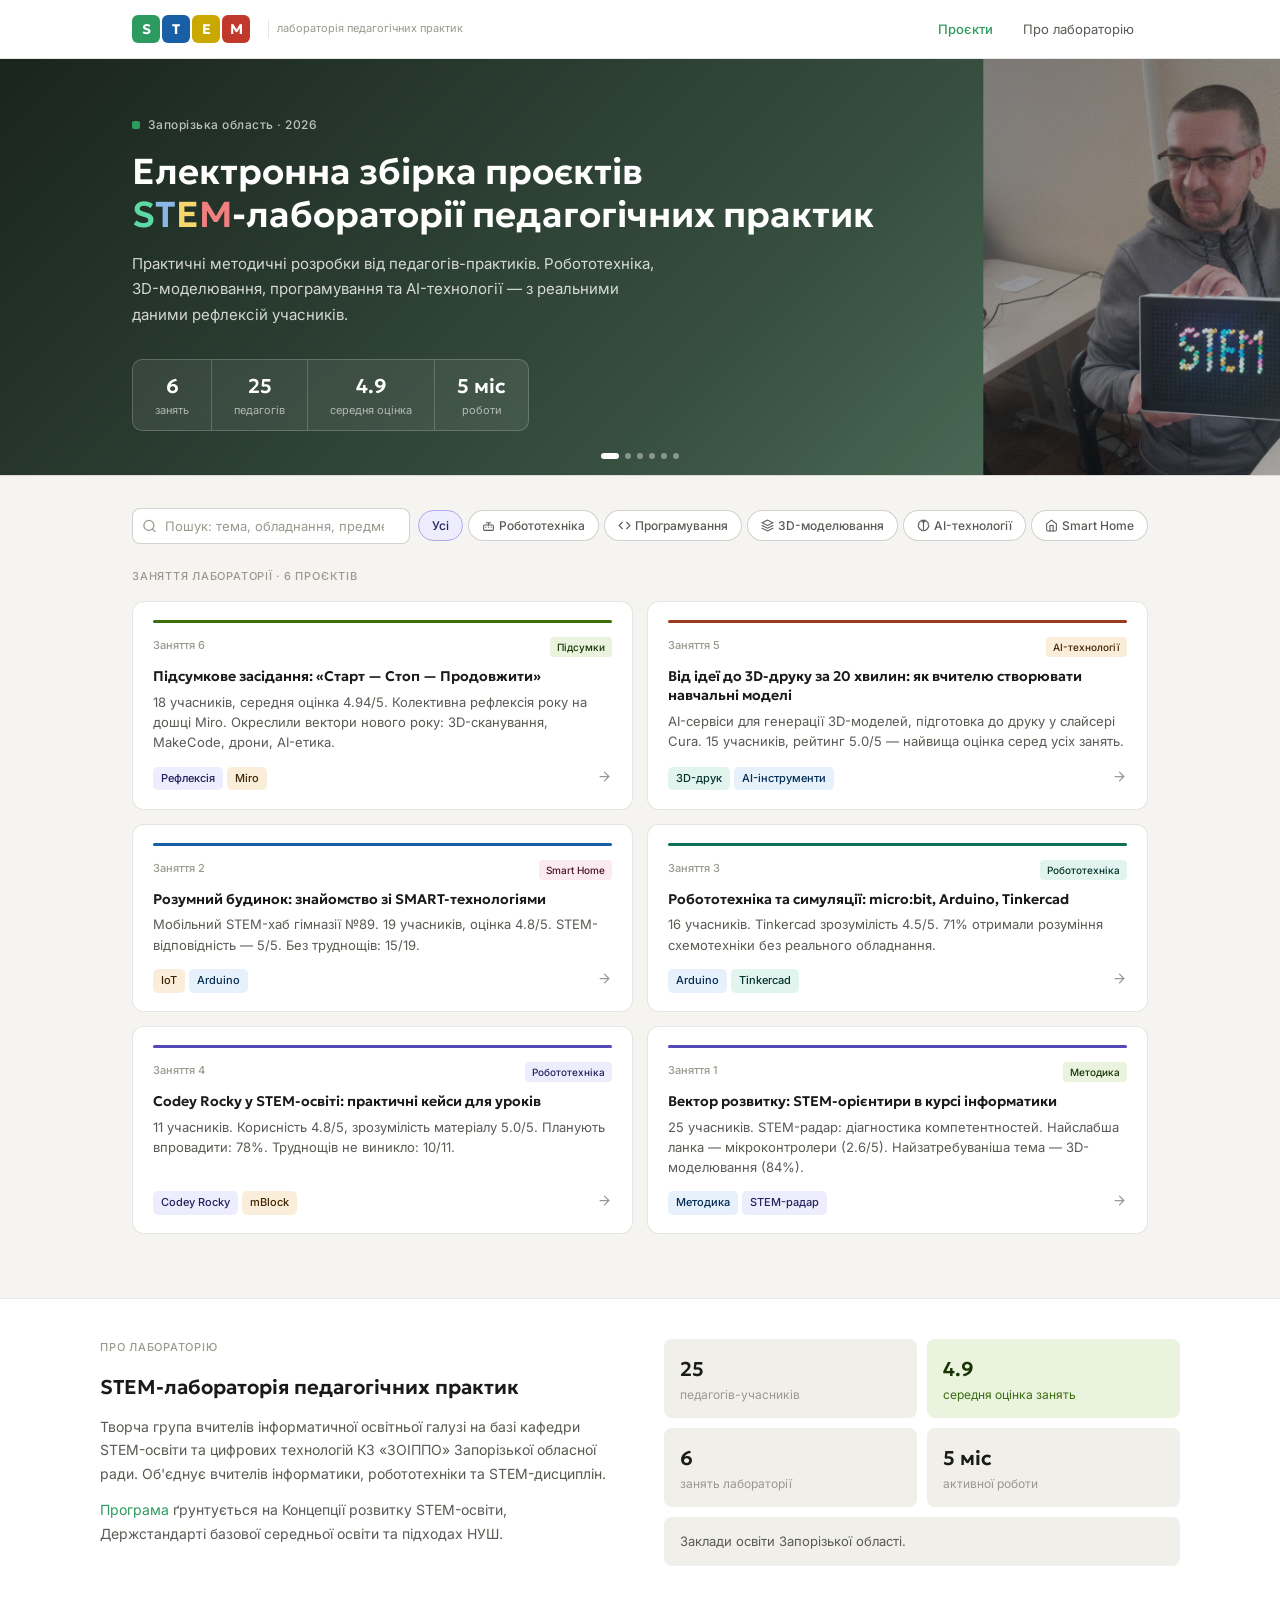
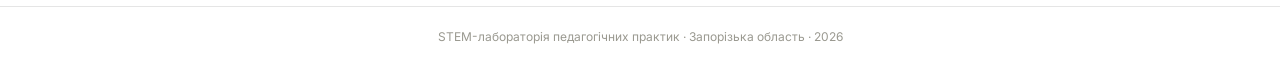
<file: index.html>
<!DOCTYPE html>
<html lang="uk">

<head>
  <meta charset="UTF-8">
  <meta name="viewport" content="width=device-width,initial-scale=1.0">
  <title>STEM-лабораторія педагогічних практик</title>
  <link rel="preconnect" href="https://fonts.googleapis.com">
  <link
    href="https://fonts.googleapis.com/css2?family=Geologica:wght@400;500;600&family=Inter:wght@400;500&display=swap"
    rel="stylesheet">
  <link rel="stylesheet" href="css/style.css">
</head>

<body>

  <header class="site-header">
    <nav class="nav">
      <a href="index.html" class="logo-link">
        <div class="logo-stem">
          <div class="sl sl-s">S</div>
          <div class="sl sl-t">T</div>
          <div class="sl sl-e">E</div>
          <div class="sl sl-m">M</div>
        </div>
        <span class="logo-sub">лабораторія педагогічних практик</span>
      </a>
      <div class="nav-links">
        <a class="nav-link active" href="#projects">Проєкти</a>
        <a class="nav-link" href="#about">Про лабораторію</a>
      </div>
    </nav>
  </header>

  <!-- ── HERO ── -->
  <section class="hero">
    <div class="carousel">
      <div class="carousel-slide slide-1 active"></div>
      <div class="carousel-slide slide-2"></div>
      <div class="carousel-slide slide-3"></div>
      <div class="carousel-slide slide-4"></div>
      <div class="carousel-slide slide-5"></div>
      <div class="carousel-slide slide-6"></div>
    </div>
    <div class="carousel-overlay"></div>
    <div class="hero-content">
      <div class="hero-tag">
        <div class="tag-dot"></div><span class="tag-txt">Запорізька область · 2026</span>
      </div>
      <h1>Електронна збірка проєктів<br>
        <span class="hero-stem"><span class="hs">S</span><span class="ht">T</span><span class="he">E</span><span
            class="hm">M</span></span>-лабораторії педагогічних практик
      </h1>
      <p class="hero-desc">Практичні методичні розробки від педагогів-практиків. Робототехніка, 3D-моделювання,
        програмування та AI-технології — з реальними даними рефлексій учасників.</p>
      <div class="hero-stats">
        <div class="stat">
          <div class="stat-num">6</div>
          <div class="stat-lbl">занять</div>
        </div>
        <div class="stat">
          <div class="stat-num">25</div>
          <div class="stat-lbl">педагогів</div>
        </div>
        <div class="stat">
          <div class="stat-num">4.9</div>
          <div class="stat-lbl">середня оцінка</div>
        </div>
        <div class="stat">
          <div class="stat-num">5 міс</div>
          <div class="stat-lbl">роботи</div>
        </div>
      </div>
    </div>
    <div class="carousel-dots">
      <button class="carousel-dot active" onclick="goSlide(0)" aria-label="Слайд 1"></button>
      <button class="carousel-dot" onclick="goSlide(1)" aria-label="Слайд 2"></button>
      <button class="carousel-dot" onclick="goSlide(2)" aria-label="Слайд 3"></button>
      <button class="carousel-dot" onclick="goSlide(3)" aria-label="Слайд 4"></button>
      <button class="carousel-dot" onclick="goSlide(4)" aria-label="Слайд 5"></button>
      <button class="carousel-dot" onclick="goSlide(5)" aria-label="Слайд 6"></button>
    </div>
  </section>

  <!-- ── MAIN ── -->
  <main class="main-wrap" id="projects">
    <div class="toolbar">
      <div class="search-wrap">
        <svg viewBox="0 0 24 24">
          <circle cx="11" cy="11" r="8" />
          <path d="m21 21-4.35-4.35" />
        </svg>
        <input class="search-input" type="search" id="searchInput" placeholder="Пошук: тема, обладнання, предмет..."
          autocomplete="off">
      </div>
      <div class="filter-group">
        <button class="chip f-all active" onclick="setFilter('all',this)">Усі</button>
        <button class="chip f-robot" onclick="setFilter('robotics',this)">
          <svg viewBox="0 0 24 24">
            <rect x="3" y="11" width="18" height="10" rx="2" />
            <path d="M12 11V7M8 7h8M7 15h.01M12 15h.01M17 15h.01" />
          </svg>Робототехніка
        </button>
        <button class="chip f-prog" onclick="setFilter('programming',this)">
          <svg viewBox="0 0 24 24">
            <polyline points="16 18 22 12 16 6" />
            <polyline points="8 6 2 12 8 18" />
          </svg>Програмування
        </button>
        <button class="chip f-3d" onclick="setFilter('3d',this)">
          <svg viewBox="0 0 24 24">
            <path d="M12 2L2 7l10 5 10-5-10-5zM2 17l10 5 10-5M2 12l10 5 10-5" />
          </svg>3D-моделювання
        </button>
        <button class="chip f-ai" onclick="setFilter('ai',this)">
          <svg viewBox="0 0 24 24">
            <path
              d="M9.5 2A2.5 2.5 0 0 1 12 4.5v15a2.5 2.5 0 0 1-4.96-.46 2.5 2.5 0 0 1-2.96-3.08 3 3 0 0 1-.34-5.58 2.5 2.5 0 0 1 1.32-4.24 2.5 2.5 0 0 1 4.44-1.64Z" />
            <path
              d="M14.5 2A2.5 2.5 0 0 0 12 4.5v15a2.5 2.5 0 0 0 4.96-.46 2.5 2.5 0 0 0 2.96-3.08 3 3 0 0 0 .34-5.58 2.5 2.5 0 0 0-1.32-4.24 2.5 2.5 0 0 0-4.44-1.64Z" />
          </svg>AI-технології
        </button>
        <button class="chip f-smart" onclick="setFilter('smart',this)">
          <svg viewBox="0 0 24 24">
            <path d="m3 9 9-7 9 7v11a2 2 0 0 1-2 2H5a2 2 0 0 1-2-2z" />
            <polyline points="9 22 9 12 15 12 15 22" />
          </svg>Smart Home
        </button>
      </div>
    </div>
    <p class="section-label" id="resultsLabel">Заняття лабораторії · 6 проєктів</p>

    <div class="grid" id="cardsGrid">

      <!-- ── Заняття 6 ── -->
      <a href="projects/session-6.html" class="card" data-cat="all"
        data-text="підсумкове засідання рефлексія старт стоп продовжити miro експрес-анкета напрями наступного року спільнота 3d сканування makecode дрони ai етика scottie go inventor kit">
        <div class="card-accent" style="background:#3B6D11"></div>
        <div class="card-top">
          <span class="card-num">Заняття 6</span>
          <span class="card-cat" style="background:var(--green-l);color:var(--green-d)">Підсумки</span>
        </div>
        <div class="card-title">Підсумкове засідання: «Старт — Стоп — Продовжити»</div>
        <div class="card-desc">18 учасників, середня оцінка 4.94/5. Колективна рефлексія року на дошці Miro. Окреслили
          вектори нового року: 3D-сканування, MakeCode, дрони, AI-етика.</div>
        <div class="card-footer">
          <div class="tags"><span class="tag tag-purple">Рефлексія</span><span class="tag tag-amber">Miro</span>
          </div>
          <div class="card-arrow"><svg viewBox="0 0 24 24">
              <path d="M5 12h14M12 5l7 7-7 7" />
            </svg></div>
        </div>
      </a>

      <!-- ── Заняття 5 ── -->
      <a href="projects/session-5.html" class="card" data-cat="3d ai"
        data-text="від ідеї до 3d-друку штучний інтелект ai meshy tinkercad принтер моделювання cura luma spline 3d-моделювання">
        <div class="card-accent" style="background:#993C1D"></div>
        <div class="card-top">
          <span class="card-num">Заняття 5</span>
          <span class="card-cat" style="background:var(--amber-l);color:var(--amber-d)">AI-технології</span>
        </div>
        <div class="card-title">Від ідеї до 3D-друку за 20 хвилин: як вчителю створювати навчальні моделі</div>
        <div class="card-desc">AI-сервіси для генерації 3D-моделей, підготовка до друку у слайсері Cura. 15 учасників,
          рейтинг 5.0/5 — найвища оцінка серед усіх занять.</div>
        <div class="card-footer">
          <div class="tags"><span class="tag tag-teal">3D-друк</span><span class="tag tag-blue">AI-інструменти</span>
          </div>
          <div class="card-arrow"><svg viewBox="0 0 24 24">
              <path d="M5 12h14M12 5l7 7-7 7" />
            </svg></div>
        </div>
      </a>

      <!-- ── Заняття 2 ── -->
      <a href="projects/session-2.html" class="card" data-cat="smart"
        data-text="розумний будинок smart технології мікроконтролери датчики iot фізика автоматизація arduino esp nanit mbot">
        <div class="card-accent" style="background:#185FA5"></div>
        <div class="card-top">
          <span class="card-num">Заняття 2</span>
          <span class="card-cat" style="background:var(--pink-l);color:var(--pink-d)">Smart Home</span>
        </div>
        <div class="card-title">Розумний будинок: знайомство зі SMART-технологіями</div>
        <div class="card-desc">Мобільний STEM-хаб гімназії №89. 19 учасників, оцінка 4.8/5. STEM-відповідність — 5/5.
          Без труднощів: 15/19.</div>
        <div class="card-footer">
          <div class="tags"><span class="tag tag-amber">IoT</span><span class="tag tag-blue">Arduino</span></div>
          <div class="card-arrow"><svg viewBox="0 0 24 24">
              <path d="M5 12h14M12 5l7 7-7 7" />
            </svg></div>
        </div>
      </a>

      <!-- ── Заняття 3 ── -->
      <a href="projects/session-3.html" class="card" data-cat="robotics programming"
        data-text="робототехніка симуляції micro:bit arduino tinkercad circuits мікроконтролери програмування makecode симулятор">
        <div class="card-accent" style="background:#0F6E56"></div>
        <div class="card-top">
          <span class="card-num">Заняття 3</span>
          <span class="card-cat" style="background:var(--teal-l);color:var(--teal-d)">Робототехніка</span>
        </div>
        <div class="card-title">Робототехніка та симуляції: micro:bit, Arduino, Tinkercad</div>
        <div class="card-desc">16 учасників. Tinkercad зрозумілість 4.5/5. 71% отримали розуміння схемотехніки без
          реального обладнання.</div>
        <div class="card-footer">
          <div class="tags"><span class="tag tag-blue">Arduino</span><span class="tag tag-teal">Tinkercad</span></div>
          <div class="card-arrow"><svg viewBox="0 0 24 24">
              <path d="M5 12h14M12 5l7 7-7 7" />
            </svg></div>
        </div>
      </a>

      <!-- ── Заняття 4 ── -->
      <a href="projects/session-4.html" class="card" data-cat="robotics programming"
        data-text="codey rocky робот алгоритми програмування інформатика міні-проєкти уроки mblock makeblock перегони">
        <div class="card-accent" style="background:#534AB7"></div>
        <div class="card-top">
          <span class="card-num">Заняття 4</span>
          <span class="card-cat" style="background:var(--purple-l);color:var(--purple-d)">Робототехніка</span>
        </div>
        <div class="card-title">Codey Rocky у STEM-освіті: практичні кейси для уроків</div>
        <div class="card-desc">11 учасників. Корисність 4.8/5, зрозумілість матеріалу 5.0/5. Планують впровадити: 78%.
          Труднощів не виникло: 10/11.</div>
        <div class="card-footer">
          <div class="tags"><span class="tag tag-purple">Codey Rocky</span><span class="tag tag-amber">mBlock</span>
          </div>
          <div class="card-arrow"><svg viewBox="0 0 24 24">
              <path d="M5 12h14M12 5l7 7-7 7" />
            </svg></div>
        </div>
      </a>

      <!-- ── Заняття 1 ── -->
      <a href="projects/session-1.html" class="card" data-cat="all"
        data-text="вектор розвитку stem орієнтири інформатика проєктне навчання алгоритмічне мислення методика нус радар діагностика">
        <div class="card-accent" style="background:#534AB7"></div>
        <div class="card-top">
          <span class="card-num">Заняття 1</span>
          <span class="card-cat" style="background:var(--green-l);color:var(--green-d)">Методика</span>
        </div>
        <div class="card-title">Вектор розвитку: STEM-орієнтири в курсі інформатики</div>
        <div class="card-desc">25 учасників. STEM-радар: діагностика компетентностей. Найслабша ланка — мікроконтролери
          (2.6/5). Найзатребуваніша тема — 3D-моделювання (84%).</div>
        <div class="card-footer">
          <div class="tags"><span class="tag tag-blue">Методика</span><span class="tag tag-purple">STEM-радар</span>
          </div>
          <div class="card-arrow"><svg viewBox="0 0 24 24">
              <path d="M5 12h14M12 5l7 7-7 7" />
            </svg></div>
        </div>
      </a>

      <div class="empty-state" id="emptyState" style="display:none">
        Нічого не знайдено. Спробуйте інший запит або фільтр.
      </div>
    </div>
  </main>

  <!-- ── ABOUT ── -->
  <section class="about-section" id="about">
    <div class="about-inner">
      <div>
        <div
          style="font-size:11px;font-weight:500;letter-spacing:.07em;text-transform:uppercase;color:var(--t3);margin-bottom:.875rem">
          Про лабораторію</div>
        <h2
          style="font-family:'Geologica',sans-serif;font-size:20px;font-weight:600;color:var(--t1);margin-bottom:.75rem">
          STEM-лабораторія педагогічних практик</h2>
        <p style="font-size:14px;color:var(--t2);line-height:1.7;margin-bottom:.75rem">Творча група вчителів
          інформатичної освітньої галузі на базі кафедри STEM-освіти та цифрових технологій КЗ «ЗОІППО» Запорізької
          обласної ради. Об'єднує вчителів інформатики, робототехніки та STEM-дисциплін.</p>
        <p style="font-size:14px;color:var(--t2);line-height:1.7"><a class="program" href="doc/programs.pdf"
            target="_blank">Програма</a> ґрунтується
          на
          Концепції розвитку
          STEM-освіти, Держстандарті базової середньої освіти та підходах НУШ.</p>
      </div>
      <div class="about-grid">
        <div class="about-stat">
          <div class="about-stat-num">25</div>
          <div class="about-stat-lbl">педагогів-учасників</div>
        </div>
        <div class="about-stat g">
          <div class="about-stat-num">4.9</div>
          <div class="about-stat-lbl">середня оцінка занять</div>
        </div>
        <div class="about-stat">
          <div class="about-stat-num">6</div>
          <div class="about-stat-lbl">занять лабораторії</div>
        </div>
        <div class="about-stat">
          <div class="about-stat-num">5 міс</div>
          <div class="about-stat-lbl">активної роботи</div>
        </div>
        <div class="about-stat" style="grid-column:1/-1;font-size:13px;color:var(--t2);line-height:1.55">
          Заклади освіти Запорізької області.
        </div>
      </div>
    </div>
  </section>

  <footer class="site-footer">
    <p>STEM-лабораторія педагогічних практик · Запорізька область · 2026</p>
  </footer>

  <script src="js/projects.js"></script>
  <script src="js/main.js"></script>
</body>

</html>
</file>
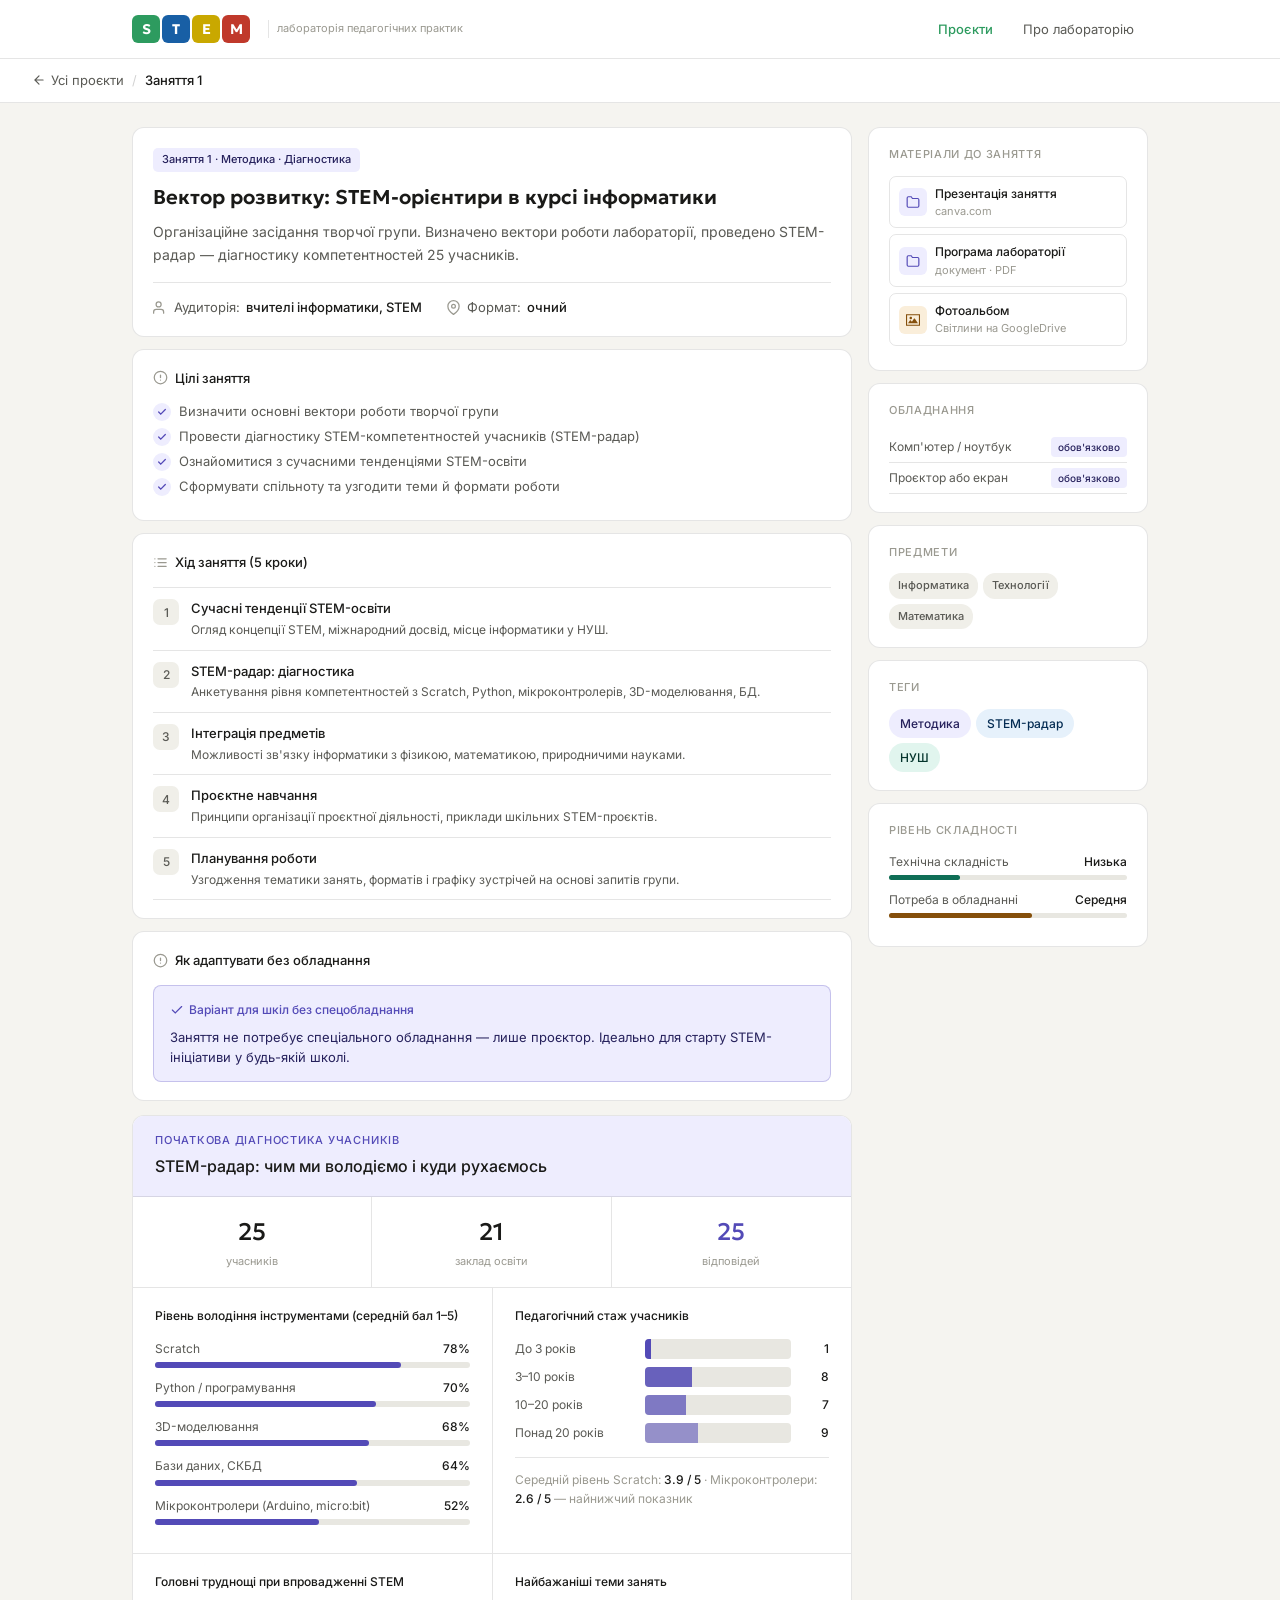
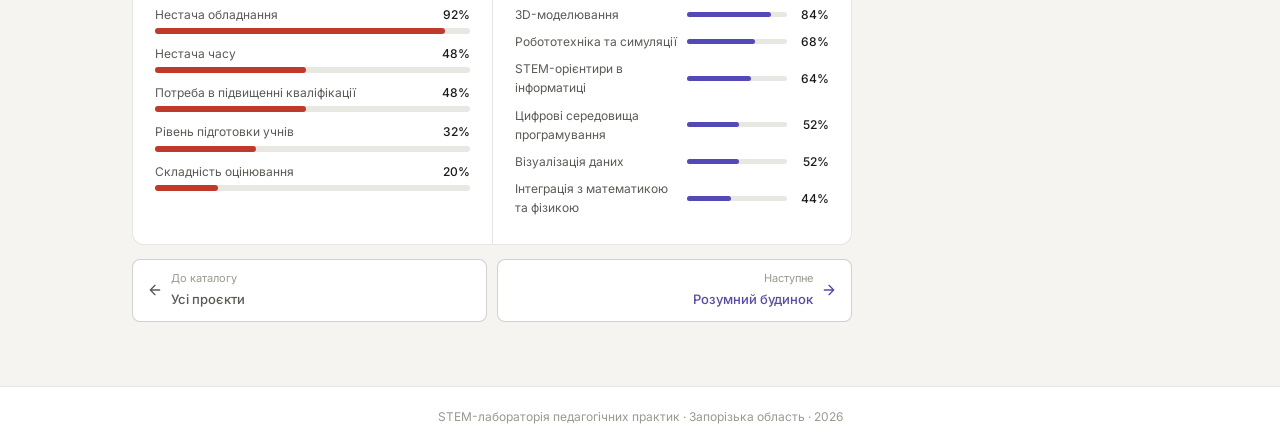
<file: projects/session-1.html>
<!DOCTYPE html>
<html lang="uk">

<head>
  <meta charset="UTF-8">
  <meta name="viewport" content="width=device-width,initial-scale=1.0">
  <title>Вектор розвитку: STEM-орієнтири в курсі інформатики — STEM-лабораторія</title>
  <link rel="preconnect" href="https://fonts.googleapis.com">
  <link
    href="https://fonts.googleapis.com/css2?family=Geologica:wght@400;500;600&family=Inter:wght@400;500&display=swap"
    rel="stylesheet">
  <link rel="stylesheet" href="../css/style.css">
</head>

<body>
  <header class="site-header">
    <nav class="nav">
      <a href="../index.html" class="logo-link">
        <div class="logo-stem">
          <div class="sl sl-s">S</div>
          <div class="sl sl-t">T</div>
          <div class="sl sl-e">E</div>
          <div class="sl sl-m">M</div>
        </div>
        <span class="logo-sub">лабораторія педагогічних практик</span>
      </a>
      <div class="nav-links">
        <a class="nav-link active" href="../index.html#projects">Проєкти</a>
        <a class="nav-link " href="../index.html#about">Про лабораторію</a>
      </div>
    </nav>
  </header>
  <div class="topbar">
    <a class="tb-link" href="../index.html">
      <svg viewBox="0 0 24 24">
        <path d="M19 12H5M12 5l-7 7 7 7" />
      </svg> Усі проєкти
    </a>
    <span style="font-size:13px;color:var(--b2)">/</span>
    <span style="font-size:13px;color:var(--t1);font-weight:500">Заняття 1</span>
  </div>

  <div class="page-wrap">
    <main>
      <div class="sec-card">
        <div
          style="display:inline-flex;align-items:center;gap:5px;font-size:11px;font-weight:500;padding:3px 9px;border-radius:5px;margin-bottom:.75rem;background:#EEEDFE;color:#26215C">
          Заняття 1 · Методика · Діагностика</div>
        <h1
          style="font-family:'Geologica',sans-serif;font-size:20px;font-weight:600;color:var(--t1);line-height:1.3;margin-bottom:.625rem">
          Вектор розвитку: STEM-орієнтири в курсі інформатики</h1>
        <p style="font-size:14px;color:var(--t2);line-height:1.65;margin-bottom:1rem">Організаційне засідання творчої
          групи. Визначено вектори роботи лабораторії, проведено STEM-радар — діагностику компетентностей 25 учасників.
        </p>
        <div style="display:flex;gap:1.5rem;flex-wrap:wrap;padding-top:.875rem;border-top:1px solid var(--b1)">
          <div style="display:flex;align-items:center;gap:6px;font-size:13px;color:var(--t2)">
            <svg width="15" height="15" viewBox="0 0 24 24" fill="none" stroke="var(--t3)" stroke-width="2"
              stroke-linecap="round">
              <path d="M17 21v-2a4 4 0 0 0-4-4H5a4 4 0 0 0-4 4v2" />
              <circle cx="9" cy="7" r="4" />
            </svg>
            Аудиторія: <b style="color:var(--t1);font-weight:500">вчителі інформатики, STEM</b>
          </div>
          <div style="display:flex;align-items:center;gap:6px;font-size:13px;color:var(--t2)">
            <svg width="15" height="15" viewBox="0 0 24 24" fill="none" stroke="var(--t3)" stroke-width="2"
              stroke-linecap="round">
              <path d="M21 10c0 7-9 13-9 13s-9-6-9-13a9 9 0 0 1 18 0z" />
              <circle cx="12" cy="10" r="3" />
            </svg>
            Формат: <b style="color:var(--t1);font-weight:500">очний</b>
          </div>
        </div>
      </div>
      <div class="sec-card">
        <div class="sec-ttl"><svg viewBox="0 0 24 24">
            <circle cx="12" cy="12" r="10" />
            <path d="M12 8v4M12 16h.01" />
          </svg>Цілі заняття</div>
        <div style="display:flex;align-items:flex-start;gap:8px;margin-bottom:6px">
          <div
            style="width:18px;height:18px;border-radius:50%;background:#EEEDFE;display:flex;align-items:center;justify-content:center;flex-shrink:0;margin-top:1px">
            <svg width="10" height="10" viewBox="0 0 24 24" fill="none" stroke="#534AB7" stroke-width="3"
              stroke-linecap="round">
              <polyline points="20 6 9 17 4 12" />
            </svg>
          </div><span style="font-size:13px;color:var(--t2);line-height:1.45">Визначити основні вектори роботи
            творчої групи</span>
        </div>
        <div style="display:flex;align-items:flex-start;gap:8px;margin-bottom:6px">
          <div
            style="width:18px;height:18px;border-radius:50%;background:#EEEDFE;display:flex;align-items:center;justify-content:center;flex-shrink:0;margin-top:1px">
            <svg width="10" height="10" viewBox="0 0 24 24" fill="none" stroke="#534AB7" stroke-width="3"
              stroke-linecap="round">
              <polyline points="20 6 9 17 4 12" />
            </svg>
          </div><span style="font-size:13px;color:var(--t2);line-height:1.45">Провести діагностику
            STEM-компетентностей учасників (STEM-радар)</span>
        </div>
        <div style="display:flex;align-items:flex-start;gap:8px;margin-bottom:6px">
          <div
            style="width:18px;height:18px;border-radius:50%;background:#EEEDFE;display:flex;align-items:center;justify-content:center;flex-shrink:0;margin-top:1px">
            <svg width="10" height="10" viewBox="0 0 24 24" fill="none" stroke="#534AB7" stroke-width="3"
              stroke-linecap="round">
              <polyline points="20 6 9 17 4 12" />
            </svg>
          </div><span style="font-size:13px;color:var(--t2);line-height:1.45">Ознайомитися з сучасними
            тенденціями STEM-освіти</span>
        </div>
        <div style="display:flex;align-items:flex-start;gap:8px;margin-bottom:6px">
          <div
            style="width:18px;height:18px;border-radius:50%;background:#EEEDFE;display:flex;align-items:center;justify-content:center;flex-shrink:0;margin-top:1px">
            <svg width="10" height="10" viewBox="0 0 24 24" fill="none" stroke="#534AB7" stroke-width="3"
              stroke-linecap="round">
              <polyline points="20 6 9 17 4 12" />
            </svg>
          </div><span style="font-size:13px;color:var(--t2);line-height:1.45">Сформувати спільноту та узгодити
            теми й формати роботи</span>
        </div>
      </div>
      <div class="sec-card">
        <div class="sec-ttl"><svg viewBox="0 0 24 24">
            <line x1="8" y1="6" x2="21" y2="6" />
            <line x1="8" y1="12" x2="21" y2="12" />
            <line x1="8" y1="18" x2="21" y2="18" />
            <line x1="3" y1="6" x2="3.01" y2="6" />
            <line x1="3" y1="12" x2="3.01" y2="12" />
            <line x1="3" y1="18" x2="3.01" y2="18" />
          </svg>Хід заняття (5 кроки)</div>
        <div style="border-top:1px solid var(--b1)">
          <div style="display:flex;gap:12px;padding:10px 0;border-bottom:1px solid var(--b1)">
            <div
              style="width:26px;height:26px;border-radius:7px;background:var(--surf2);font-size:12px;font-weight:500;color:var(--t2);display:flex;align-items:center;justify-content:center;flex-shrink:0;margin-top:1px">
              1</div>
            <div>
              <div style="font-size:13px;font-weight:500;color:var(--t1);margin-bottom:2px">Сучасні тенденції
                STEM-освіти</div>
              <div style="font-size:12px;color:var(--t2);line-height:1.55">Огляд концепції STEM, міжнародний досвід,
                місце інформатики у НУШ.</div>
            </div>
          </div>
          <div style="display:flex;gap:12px;padding:10px 0;border-bottom:1px solid var(--b1)">
            <div
              style="width:26px;height:26px;border-radius:7px;background:var(--surf2);font-size:12px;font-weight:500;color:var(--t2);display:flex;align-items:center;justify-content:center;flex-shrink:0;margin-top:1px">
              2</div>
            <div>
              <div style="font-size:13px;font-weight:500;color:var(--t1);margin-bottom:2px">STEM-радар: діагностика
              </div>
              <div style="font-size:12px;color:var(--t2);line-height:1.55">Анкетування рівня компетентностей з Scratch,
                Python, мікроконтролерів, 3D-моделювання, БД.</div>
            </div>
          </div>
          <div style="display:flex;gap:12px;padding:10px 0;border-bottom:1px solid var(--b1)">
            <div
              style="width:26px;height:26px;border-radius:7px;background:var(--surf2);font-size:12px;font-weight:500;color:var(--t2);display:flex;align-items:center;justify-content:center;flex-shrink:0;margin-top:1px">
              3</div>
            <div>
              <div style="font-size:13px;font-weight:500;color:var(--t1);margin-bottom:2px">Інтеграція предметів</div>
              <div style="font-size:12px;color:var(--t2);line-height:1.55">Можливості зв'язку інформатики з фізикою,
                математикою, природничими науками.</div>
            </div>
          </div>
          <div style="display:flex;gap:12px;padding:10px 0;border-bottom:1px solid var(--b1)">
            <div
              style="width:26px;height:26px;border-radius:7px;background:var(--surf2);font-size:12px;font-weight:500;color:var(--t2);display:flex;align-items:center;justify-content:center;flex-shrink:0;margin-top:1px">
              4</div>
            <div>
              <div style="font-size:13px;font-weight:500;color:var(--t1);margin-bottom:2px">Проєктне навчання</div>
              <div style="font-size:12px;color:var(--t2);line-height:1.55">Принципи організації проєктної діяльності,
                приклади шкільних STEM-проєктів.</div>
            </div>
          </div>
          <div style="display:flex;gap:12px;padding:10px 0;border-bottom:1px solid var(--b1)">
            <div
              style="width:26px;height:26px;border-radius:7px;background:var(--surf2);font-size:12px;font-weight:500;color:var(--t2);display:flex;align-items:center;justify-content:center;flex-shrink:0;margin-top:1px">
              5</div>
            <div>
              <div style="font-size:13px;font-weight:500;color:var(--t1);margin-bottom:2px">Планування роботи</div>
              <div style="font-size:12px;color:var(--t2);line-height:1.55">Узгодження тематики занять, форматів і
                графіку зустрічей на основі запитів групи.</div>
            </div>
          </div>
        </div>
      </div>

      <div class="sec-card">
        <div class="sec-ttl"><svg viewBox="0 0 24 24">
            <circle cx="12" cy="12" r="10" />
            <path d="M12 8v4M12 16h.01" />
          </svg>Як адаптувати без обладнання</div>
        <div style="background:#EEEDFE;border:1px solid #534AB744;border-radius:var(--rs);padding:.875rem 1rem">
          <div
            style="font-size:12px;font-weight:500;color:#534AB7;margin-bottom:.5rem;display:flex;align-items:center;gap:5px">
            <svg width="14" height="14" viewBox="0 0 24 24" fill="none" stroke="currentColor" stroke-width="2"
              stroke-linecap="round">
              <polyline points="20 6 9 17 4 12" />
            </svg>Варіант для шкіл без спецобладнання
          </div>
          <div style="font-size:13px;color:#26215C;line-height:1.55">Заняття не потребує спеціального обладнання — лише
            проєктор. Ідеально для старту STEM-ініціативи у будь-якій школі.</div>
        </div>
      </div>
      <div class="refl-wrap">
        <div class="refl-header" style="background:#EEEDFE">
          <div class="refl-label" style="color:#534AB7">Початкова діагностика учасників</div>
          <div class="refl-title">STEM-радар: чим ми володіємо і куди рухаємось</div>
        </div>
        <div class="refl-kpi">
          <div class="refl-kpi-item">
            <div class="refl-kpi-num" style="color:var(--t1)">25</div>
            <div class="refl-kpi-lbl">учасників</div>
          </div>
          <div class="refl-kpi-item">
            <div class="refl-kpi-num" style="color:var(--t1)">21</div>
            <div class="refl-kpi-lbl">заклад освіти</div>
          </div>
          <div class="refl-kpi-item">
            <div class="refl-kpi-num" style="color:#534AB7">25</div>
            <div class="refl-kpi-lbl">відповідей</div>
          </div>
        </div>
        <div class="refl-body">
          <div>
            <div class="refl-section-title">Рівень володіння інструментами (середній бал 1–5)</div>
            <div class="refl-bar-row">
              <div class="refl-bar-labels"><span>Scratch</span><span>78%</span></div>
              <div class="refl-bar-track">
                <div class="refl-bar-fill" style="width:78%;background:#534AB7"></div>
              </div>
            </div>
            <div class="refl-bar-row">
              <div class="refl-bar-labels"><span>Python / програмування</span><span>70%</span></div>
              <div class="refl-bar-track">
                <div class="refl-bar-fill" style="width:70%;background:#534AB7"></div>
              </div>
            </div>
            <div class="refl-bar-row">
              <div class="refl-bar-labels"><span>3D-моделювання</span><span>68%</span></div>
              <div class="refl-bar-track">
                <div class="refl-bar-fill" style="width:68%;background:#534AB7"></div>
              </div>
            </div>
            <div class="refl-bar-row">
              <div class="refl-bar-labels"><span>Бази даних, СКБД</span><span>64%</span></div>
              <div class="refl-bar-track">
                <div class="refl-bar-fill" style="width:64%;background:#534AB7"></div>
              </div>
            </div>
            <div class="refl-bar-row">
              <div class="refl-bar-labels"><span>Мікроконтролери (Arduino, micro:bit)</span><span>52%</span></div>
              <div class="refl-bar-track">
                <div class="refl-bar-fill" style="width:52%;background:#534AB7"></div>
              </div>
            </div>
          </div>
          <div>
            <div class="refl-section-title">Педагогічний стаж учасників</div>
            <div style="display:flex;flex-direction:column;gap:8px">
              <div style="display:flex;align-items:center;gap:10px"><span
                  style="font-size:12px;color:var(--t2);min-width:120px">До 3 років</span>
                <div style="flex:1;height:20px;background:var(--surf3);border-radius:4px;overflow:hidden">
                  <div style="width:4%;height:100%;background:#534AB7;opacity:1"></div>
                </div><span style="font-size:12px;font-weight:500;width:28px;text-align:right">1</span>
              </div>
              <div style="display:flex;align-items:center;gap:10px"><span
                  style="font-size:12px;color:var(--t2);min-width:120px">3–10 років</span>
                <div style="flex:1;height:20px;background:var(--surf3);border-radius:4px;overflow:hidden">
                  <div style="width:32%;height:100%;background:#534AB7;opacity:.85"></div>
                </div><span style="font-size:12px;font-weight:500;width:28px;text-align:right">8</span>
              </div>
              <div style="display:flex;align-items:center;gap:10px"><span
                  style="font-size:12px;color:var(--t2);min-width:120px">10–20 років</span>
                <div style="flex:1;height:20px;background:var(--surf3);border-radius:4px;overflow:hidden">
                  <div style="width:28%;height:100%;background:#534AB7;opacity:.7"></div>
                </div><span style="font-size:12px;font-weight:500;width:28px;text-align:right">7</span>
              </div>
              <div style="display:flex;align-items:center;gap:10px"><span
                  style="font-size:12px;color:var(--t2);min-width:120px">Понад 20 років</span>
                <div style="flex:1;height:20px;background:var(--surf3);border-radius:4px;overflow:hidden">
                  <div style="width:36%;height:100%;background:#534AB7;opacity:.55"></div>
                </div><span style="font-size:12px;font-weight:500;width:28px;text-align:right">9</span>
              </div>
            </div>
            <div class="refl-note" style="margin-top:.875rem">Середній рівень Scratch: <strong>3.9 / 5</strong> ·
              Мікроконтролери: <strong>2.6 / 5</strong> — найнижчий показник</div>
          </div>
        </div>
        <div class="refl-body" style="border-bottom:none">
          <div>
            <div class="refl-section-title">Головні труднощі при впровадженні STEM</div>
            <div class="refl-bar-row">
              <div class="refl-bar-labels"><span>Нестача обладнання</span><span>92%</span></div>
              <div class="refl-bar-track">
                <div class="refl-bar-fill" style="width:92%;background:#C0392B"></div>
              </div>
            </div>
            <div class="refl-bar-row">
              <div class="refl-bar-labels"><span>Нестача часу</span><span>48%</span></div>
              <div class="refl-bar-track">
                <div class="refl-bar-fill" style="width:48%;background:#C0392B"></div>
              </div>
            </div>
            <div class="refl-bar-row">
              <div class="refl-bar-labels"><span>Потреба в підвищенні кваліфікації</span><span>48%</span></div>
              <div class="refl-bar-track">
                <div class="refl-bar-fill" style="width:48%;background:#C0392B"></div>
              </div>
            </div>
            <div class="refl-bar-row">
              <div class="refl-bar-labels"><span>Рівень підготовки учнів</span><span>32%</span></div>
              <div class="refl-bar-track">
                <div class="refl-bar-fill" style="width:32%;background:#C0392B"></div>
              </div>
            </div>
            <div class="refl-bar-row">
              <div class="refl-bar-labels"><span>Складність оцінювання</span><span>20%</span></div>
              <div class="refl-bar-track">
                <div class="refl-bar-fill" style="width:20%;background:#C0392B"></div>
              </div>
            </div>
          </div>
          <div>
            <div class="refl-section-title">Найбажаніші теми занять</div>
            <div class="refl-pct-row">
              <span class="refl-pct-label">3D-моделювання</span>
              <div class="refl-pct-bar">
                <div class="refl-pct-fill" style="width:84%;background:#534AB7"></div>
              </div>
              <span class="refl-pct-val">84%</span>
            </div>
            <div class="refl-pct-row">
              <span class="refl-pct-label">Робототехніка та симуляції</span>
              <div class="refl-pct-bar">
                <div class="refl-pct-fill" style="width:68%;background:#534AB7"></div>
              </div>
              <span class="refl-pct-val">68%</span>
            </div>
            <div class="refl-pct-row">
              <span class="refl-pct-label">STEM-орієнтири в інформатиці</span>
              <div class="refl-pct-bar">
                <div class="refl-pct-fill" style="width:64%;background:#534AB7"></div>
              </div>
              <span class="refl-pct-val">64%</span>
            </div>
            <div class="refl-pct-row">
              <span class="refl-pct-label">Цифрові середовища програмування</span>
              <div class="refl-pct-bar">
                <div class="refl-pct-fill" style="width:52%;background:#534AB7"></div>
              </div>
              <span class="refl-pct-val">52%</span>
            </div>
            <div class="refl-pct-row">
              <span class="refl-pct-label">Візуалізація даних</span>
              <div class="refl-pct-bar">
                <div class="refl-pct-fill" style="width:52%;background:#534AB7"></div>
              </div>
              <span class="refl-pct-val">52%</span>
            </div>
            <div class="refl-pct-row">
              <span class="refl-pct-label">Інтеграція з математикою та фізикою</span>
              <div class="refl-pct-bar">
                <div class="refl-pct-fill" style="width:44%;background:#534AB7"></div>
              </div>
              <span class="refl-pct-val">44%</span>
            </div>
          </div>
        </div>
      </div>
      <div style="display:flex;gap:10px;margin-top:14px"><a href="../index.html"
          style="flex:1;display:flex;align-items:center;gap:8px;padding:10px 14px;border:1px solid var(--b2);border-radius:var(--rs);background:var(--surf);text-decoration:none;color:var(--t2)"><svg
            width="16" height="16" viewBox="0 0 24 24" fill="none" stroke="currentColor" stroke-width="2"
            stroke-linecap="round">
            <path d="M19 12H5M12 5l-7 7 7 7" />
          </svg>
          <div><span style="font-size:11px;color:var(--t3);display:block">До каталогу</span><span
              style="font-size:13px;font-weight:500">Усі проєкти</span></div>
        </a><a href="session-2.html"
          style="flex:1;display:flex;align-items:center;justify-content:flex-end;gap:8px;padding:10px 14px;border:1px solid var(--b2);border-radius:var(--rs);background:var(--surf);text-decoration:none;color:#534AB7;font-weight:500;transition:all .15s"
          onmouseover="this.style.background='#EEEDFE'" onmouseout="this.style.background='#fff'">
          <div style="text-align:right"><span
              style="font-size:11px;color:var(--t3);display:block;font-weight:400">Наступне</span><span
              style="font-size:13px">Розумний будинок</span></div><svg width="16" height="16" viewBox="0 0 24 24"
            fill="none" stroke="currentColor" stroke-width="2" stroke-linecap="round">
            <path d="M5 12h14M12 5l7 7-7 7" />
          </svg>
        </a></div>
    </main>
    <aside>
      <div class="sec-card">
        <div class="side-ttl">Матеріали до заняття</div><a href="https://canva.link/roehgubjxlqy4hv" target="_blank"
          rel="noopener"
          style="display:flex;align-items:center;gap:8px;padding:7px 9px;border:1px solid var(--b1);border-radius:7px;text-decoration:none;margin-bottom:6px;transition:border-color .15s"
          onmouseover="this.style.borderColor='#534AB7'" onmouseout="this.style.borderColor='rgba(0,0,0,.10)'">
          <div
            style="width:28px;height:28px;border-radius:6px;background:#EEEDFE;color:#534AB7;display:flex;align-items:center;justify-content:center;flex-shrink:0">
            <svg width="14" height="14" viewBox="0 0 24 24" fill="none" stroke="currentColor" stroke-width="2"
              stroke-linecap="round">
              <path d="M22 19a2 2 0 0 1-2 2H4a2 2 0 0 1-2-2V5a2 2 0 0 1 2-2h5l2 3h9a2 2 0 0 1 2 2z" />
            </svg>
          </div>
          <div>
            <div style="font-size:12px;font-weight:500;color:var(--t1)">Презентація заняття</div>
            <div style="font-size:11px;color:var(--t3)">canva.com</div>
          </div>
        </a><a href="../doc/programs.pdf" target="_blank" rel="noopener"
          style="display:flex;align-items:center;gap:8px;padding:7px 9px;border:1px solid var(--b1);border-radius:7px;text-decoration:none;margin-bottom:6px;transition:border-color .15s"
          onmouseover="this.style.borderColor='#534AB7'" onmouseout="this.style.borderColor='rgba(0,0,0,.10)'">
          <div
            style="width:28px;height:28px;border-radius:6px;background:#EEEDFE;color:#534AB7;display:flex;align-items:center;justify-content:center;flex-shrink:0">
            <svg width="14" height="14" viewBox="0 0 24 24" fill="none" stroke="currentColor" stroke-width="2"
              stroke-linecap="round">
              <path d="M22 19a2 2 0 0 1-2 2H4a2 2 0 0 1-2-2V5a2 2 0 0 1 2-2h5l2 3h9a2 2 0 0 1 2 2z" />
            </svg>
          </div>
          <div>
            <div style="font-size:12px;font-weight:500;color:var(--t1)">Програма лабораторії</div>
            <div style="font-size:11px;color:var(--t3)">документ · PDF</div>
          </div>
        </a><a href="https://photos.app.goo.gl/wec9PK8MiqxP558u8" target="_blank" rel="noopener"
          style="display:flex;align-items:center;gap:8px;padding:7px 9px;border:1px solid var(--b1);border-radius:7px;text-decoration:none;margin-bottom:6px;transition:border-color .15s"
          onmouseover="this.style.borderColor='#993C1D'" onmouseout="this.style.borderColor='rgba(0,0,0,.10)'">
          <div
            style="width:28px;height:28px;border-radius:6px;background:#FAEEDA;color:#854F0B;display:flex;align-items:center;justify-content:center;flex-shrink:0">
            <svg height="14px" width="14px" viewBox="0 0 512 512">
              <style type="text/css">
                .st0 {
                  fill: #854F0B;
                }
              </style>
              <g>
                <path class="st0" d="M0,45.178v421.644h512V45.178H0z M471.841,426.662H40.159V85.329h431.682V426.662z">
                </path>
                <path class="st0"
                  d="M326.128,207.728c-4.148-6.289-11.183-10.077-18.72-10.069c-7.544,0.007-14.57,3.803-18.71,10.1 l-72.226,109.914l-39.862-45.178c-4.619-5.238-11.426-8.022-18.397-7.52c-6.971,0.486-13.308,4.211-17.142,10.053L74.17,376.96 h363.659L326.128,207.728z">
                </path>
                <path class="st0"
                  d="M174.972,230.713c25.102,0,45.453-20.35,45.453-45.461c0-25.102-20.35-45.452-45.453-45.452 c-25.11,0-45.46,20.35-45.46,45.452C129.511,210.363,149.862,230.713,174.972,230.713z">
                </path>
              </g>
            </svg>

          </div>
          <div>
            <div style="font-size:12px;font-weight:500;color:var(--t1)">Фотоальбом</div>
            <div style="font-size:11px;color:var(--t3)">Світлини на GoogleDrive</div>
          </div>
        </a>
      </div>
      <div class="sec-card">
        <div class="side-ttl">Обладнання</div>
        <div
          style="display:flex;align-items:center;justify-content:space-between;font-size:12px;padding:5px 0;border-bottom:1px solid var(--b1)">
          <span style="color:var(--t2)">Комп'ютер / ноутбук</span><span
            style="font-size:10px;font-weight:500;padding:2px 7px;border-radius:4px;background:#EEEDFE;color:#26215C">обов'язково</span>
        </div>
        <div
          style="display:flex;align-items:center;justify-content:space-between;font-size:12px;padding:5px 0;border-bottom:1px solid var(--b1)">
          <span style="color:var(--t2)">Проєктор або екран</span><span
            style="font-size:10px;font-weight:500;padding:2px 7px;border-radius:4px;background:#EEEDFE;color:#26215C">обов'язково</span>
        </div>
      </div>
      <div class="sec-card">
        <div class="side-ttl">Предмети</div>
        <div style="display:flex;flex-wrap:wrap;gap:5px"><span
            style="font-size:11px;font-weight:500;padding:4px 9px;border-radius:12px;background:var(--surf2);color:var(--t2)">Інформатика</span>
          <span
            style="font-size:11px;font-weight:500;padding:4px 9px;border-radius:12px;background:var(--surf2);color:var(--t2)">Технології</span>
          <span
            style="font-size:11px;font-weight:500;padding:4px 9px;border-radius:12px;background:var(--surf2);color:var(--t2)">Математика</span>
        </div>
      </div>
      <div class="sec-card">
        <div class="side-ttl">Теги</div>
        <div style="display:flex;flex-wrap:wrap;gap:5px"><span
            style="font-size:12px;font-weight:500;padding:5px 11px;border-radius:20px;background:#EEEDFE;color:#26215C">Методика</span>
          <span
            style="font-size:12px;font-weight:500;padding:5px 11px;border-radius:20px;background:#E6F1FB;color:#042C53">STEM-радар</span>
          <span
            style="font-size:12px;font-weight:500;padding:5px 11px;border-radius:20px;background:#E1F5EE;color:#04342C">НУШ</span>
        </div>
      </div>
      <div class="sec-card">
        <div class="side-ttl">Рівень складності</div>
        <div style="display:flex;justify-content:space-between;font-size:12px;color:var(--t2);margin-bottom:4px">
          <span>Технічна складність</span><span style="font-weight:500;color:var(--t1)">Низька</span>
        </div>
        <div style="height:5px;background:var(--surf3);border-radius:3px;margin-bottom:10px">
          <div style="width:30%;height:100%;background:var(--teal-m);border-radius:3px"></div>
        </div>
        <div style="display:flex;justify-content:space-between;font-size:12px;color:var(--t2);margin-bottom:4px">
          <span>Потреба в обладнанні</span><span style="font-weight:500;color:var(--t1)">Середня</span>
        </div>
        <div style="height:5px;background:var(--surf3);border-radius:3px;margin-bottom:10px">
          <div style="width:60%;height:100%;background:var(--amber-m);border-radius:3px"></div>
        </div>

      </div>
    </aside>
  </div>
  <footer class="site-footer">
    <p>STEM-лабораторія педагогічних практик · Запорізька область · 2026</p>
  </footer>
  <script src="../js/projects.js"></script>
  <script src="../js/main.js"></script>
</body>

</html>
</file>
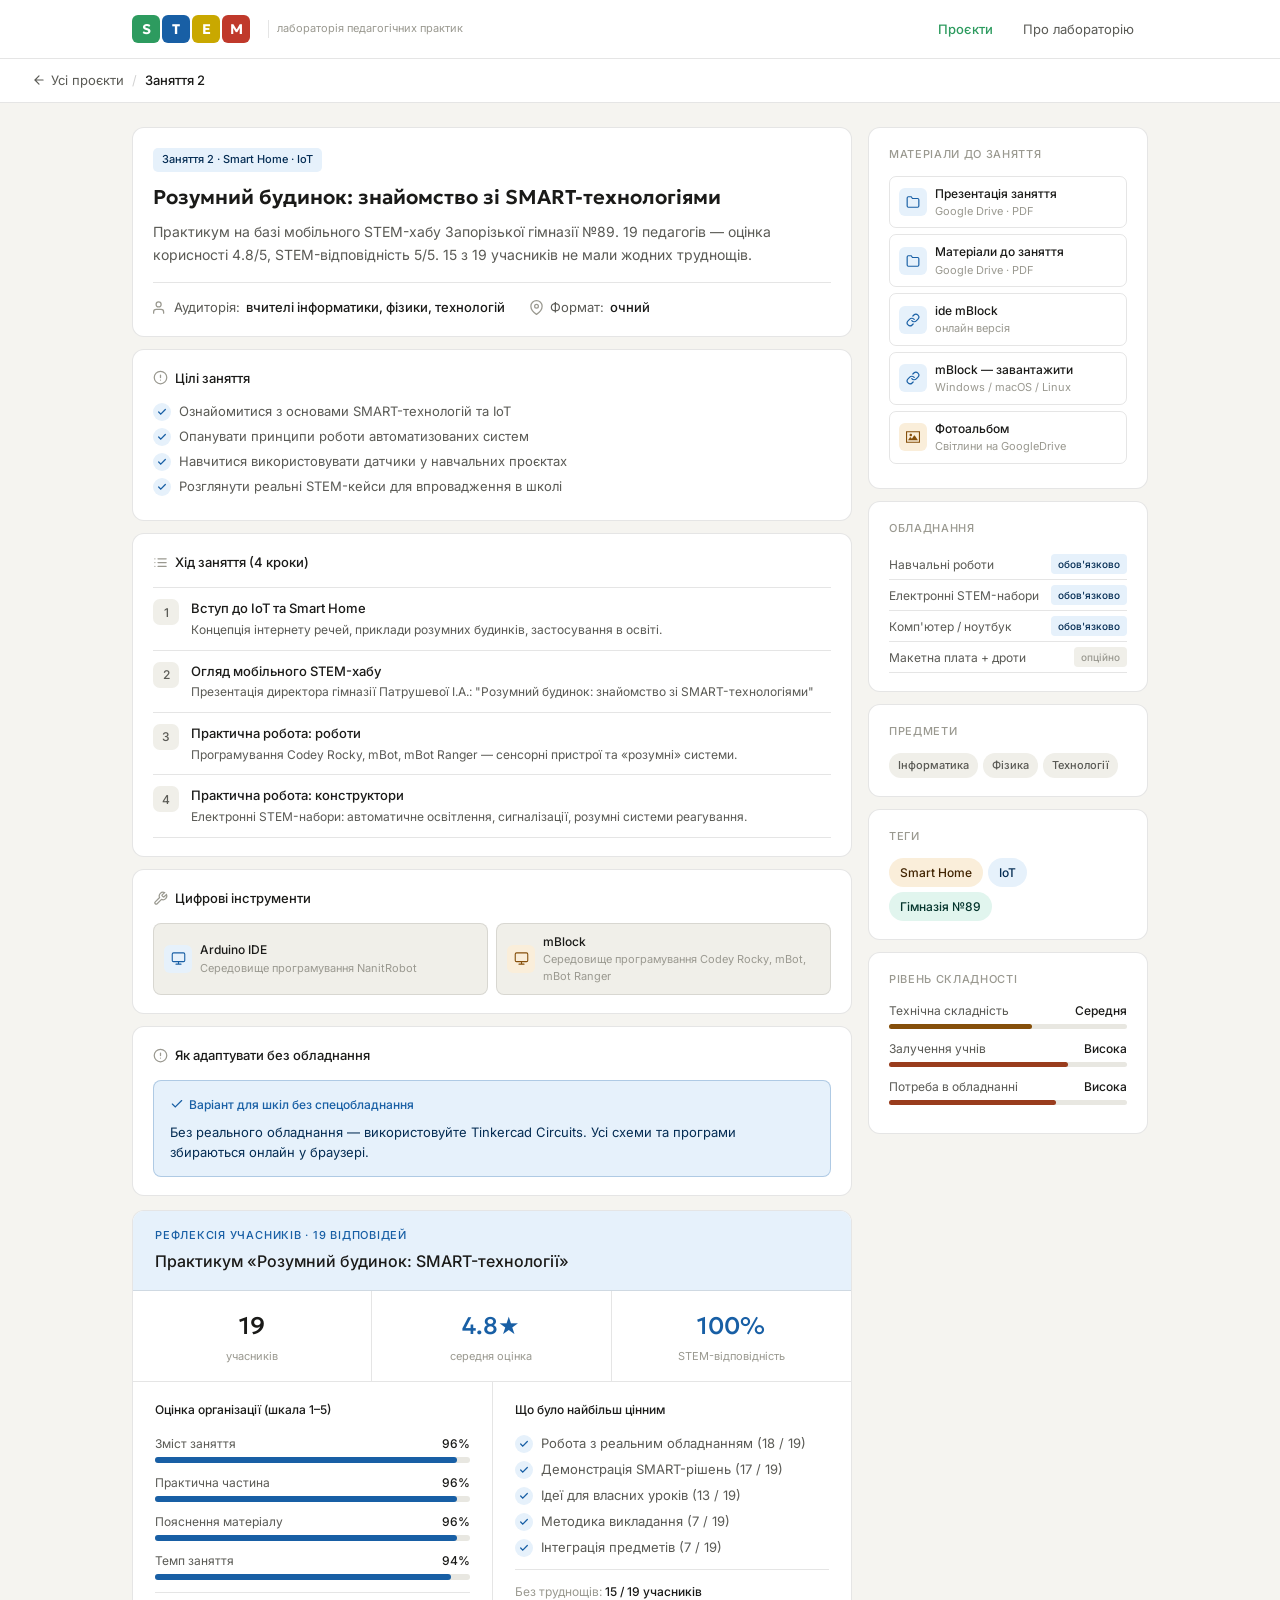
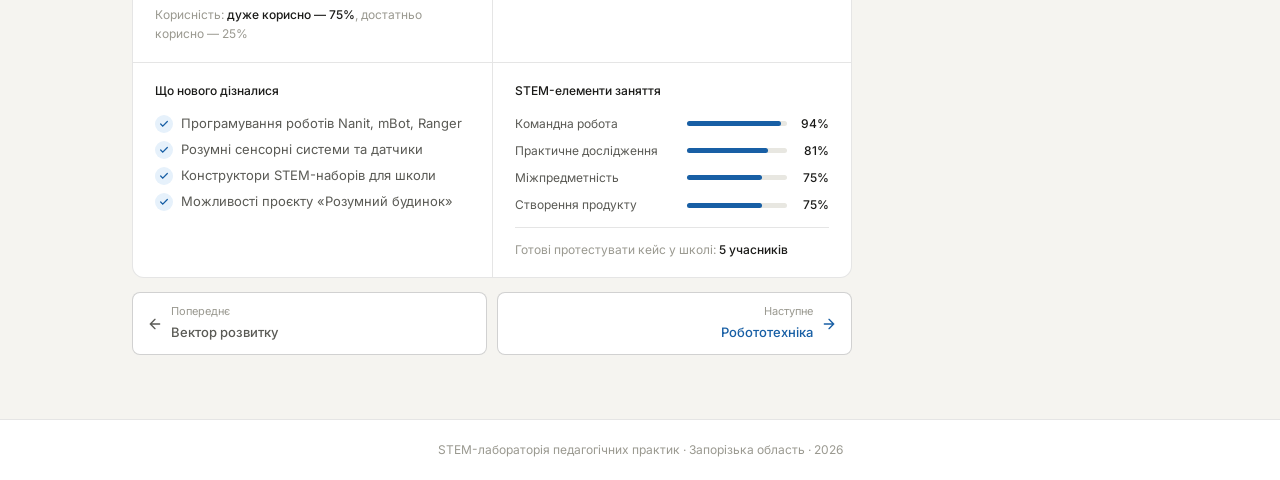
<file: projects/session-2.html>
<!DOCTYPE html>
<html lang="uk">

<head>
  <meta charset="UTF-8">
  <meta name="viewport" content="width=device-width,initial-scale=1.0">
  <title>Розумний будинок: знайомство зі SMART-технологіями — STEM-лабораторія</title>
  <link rel="preconnect" href="https://fonts.googleapis.com">
  <link
    href="https://fonts.googleapis.com/css2?family=Geologica:wght@400;500;600&family=Inter:wght@400;500&display=swap"
    rel="stylesheet">
  <link rel="stylesheet" href="../css/style.css">
</head>

<body>
  <header class="site-header">
    <nav class="nav">
      <a href="../index.html" class="logo-link">
        <div class="logo-stem">
          <div class="sl sl-s">S</div>
          <div class="sl sl-t">T</div>
          <div class="sl sl-e">E</div>
          <div class="sl sl-m">M</div>
        </div>
        <span class="logo-sub">лабораторія педагогічних практик</span>
      </a>
      <div class="nav-links">
        <a class="nav-link active" href="../index.html#projects">Проєкти</a>
        <a class="nav-link " href="../index.html#about">Про лабораторію</a>
      </div>
    </nav>
  </header>
  <div class="topbar">
    <a class="tb-link" href="../index.html">
      <svg viewBox="0 0 24 24">
        <path d="M19 12H5M12 5l-7 7 7 7" />
      </svg> Усі проєкти
    </a>
    <span style="font-size:13px;color:var(--b2)">/</span>
    <span style="font-size:13px;color:var(--t1);font-weight:500">Заняття 2</span>
  </div>

  <div class="page-wrap">
    <main>
      <div class="sec-card">
        <div
          style="display:inline-flex;align-items:center;gap:5px;font-size:11px;font-weight:500;padding:3px 9px;border-radius:5px;margin-bottom:.75rem;background:#E6F1FB;color:#042C53">
          Заняття 2 · Smart Home · IoT</div>
        <h1
          style="font-family:'Geologica',sans-serif;font-size:20px;font-weight:600;color:var(--t1);line-height:1.3;margin-bottom:.625rem">
          Розумний будинок: знайомство зі SMART-технологіями</h1>
        <p style="font-size:14px;color:var(--t2);line-height:1.65;margin-bottom:1rem">Практикум на базі мобільного
          STEM-хабу Запорізької гімназії №89. 19 педагогів — оцінка корисності 4.8/5, STEM-відповідність 5/5. 15 з 19
          учасників не мали жодних труднощів.</p>
        <div style="display:flex;gap:1.5rem;flex-wrap:wrap;padding-top:.875rem;border-top:1px solid var(--b1)">
          <div style="display:flex;align-items:center;gap:6px;font-size:13px;color:var(--t2)">
            <svg width="15" height="15" viewBox="0 0 24 24" fill="none" stroke="var(--t3)" stroke-width="2"
              stroke-linecap="round">
              <path d="M17 21v-2a4 4 0 0 0-4-4H5a4 4 0 0 0-4 4v2" />
              <circle cx="9" cy="7" r="4" />
            </svg>
            Аудиторія: <b style="color:var(--t1);font-weight:500">вчителі інформатики, фізики, технологій</b>
          </div>

          <div style="display:flex;align-items:center;gap:6px;font-size:13px;color:var(--t2)">
            <svg width="15" height="15" viewBox="0 0 24 24" fill="none" stroke="var(--t3)" stroke-width="2"
              stroke-linecap="round">
              <path d="M21 10c0 7-9 13-9 13s-9-6-9-13a9 9 0 0 1 18 0z" />
              <circle cx="12" cy="10" r="3" />
            </svg>
            Формат: <b style="color:var(--t1);font-weight:500">очний</b>
          </div>
        </div>
      </div>
      <div class="sec-card">
        <div class="sec-ttl"><svg viewBox="0 0 24 24">
            <circle cx="12" cy="12" r="10" />
            <path d="M12 8v4M12 16h.01" />
          </svg>Цілі заняття</div>
        <div style="display:flex;align-items:flex-start;gap:8px;margin-bottom:6px">
          <div
            style="width:18px;height:18px;border-radius:50%;background:#E6F1FB;display:flex;align-items:center;justify-content:center;flex-shrink:0;margin-top:1px">
            <svg width="10" height="10" viewBox="0 0 24 24" fill="none" stroke="#185FA5" stroke-width="3"
              stroke-linecap="round">
              <polyline points="20 6 9 17 4 12" />
            </svg>
          </div><span style="font-size:13px;color:var(--t2);line-height:1.45">Ознайомитися з основами
            SMART-технологій та IoT</span>
        </div>
        <div style="display:flex;align-items:flex-start;gap:8px;margin-bottom:6px">
          <div
            style="width:18px;height:18px;border-radius:50%;background:#E6F1FB;display:flex;align-items:center;justify-content:center;flex-shrink:0;margin-top:1px">
            <svg width="10" height="10" viewBox="0 0 24 24" fill="none" stroke="#185FA5" stroke-width="3"
              stroke-linecap="round">
              <polyline points="20 6 9 17 4 12" />
            </svg>
          </div><span style="font-size:13px;color:var(--t2);line-height:1.45">Опанувати принципи роботи
            автоматизованих систем</span>
        </div>
        <div style="display:flex;align-items:flex-start;gap:8px;margin-bottom:6px">
          <div
            style="width:18px;height:18px;border-radius:50%;background:#E6F1FB;display:flex;align-items:center;justify-content:center;flex-shrink:0;margin-top:1px">
            <svg width="10" height="10" viewBox="0 0 24 24" fill="none" stroke="#185FA5" stroke-width="3"
              stroke-linecap="round">
              <polyline points="20 6 9 17 4 12" />
            </svg>
          </div><span style="font-size:13px;color:var(--t2);line-height:1.45">Навчитися використовувати датчики
            у навчальних проєктах</span>
        </div>
        <div style="display:flex;align-items:flex-start;gap:8px;margin-bottom:6px">
          <div
            style="width:18px;height:18px;border-radius:50%;background:#E6F1FB;display:flex;align-items:center;justify-content:center;flex-shrink:0;margin-top:1px">
            <svg width="10" height="10" viewBox="0 0 24 24" fill="none" stroke="#185FA5" stroke-width="3"
              stroke-linecap="round">
              <polyline points="20 6 9 17 4 12" />
            </svg>
          </div><span style="font-size:13px;color:var(--t2);line-height:1.45">Розглянути реальні STEM-кейси для
            впровадження в школі</span>
        </div>
      </div>
      <div class="sec-card">
        <div class="sec-ttl"><svg viewBox="0 0 24 24">
            <line x1="8" y1="6" x2="21" y2="6" />
            <line x1="8" y1="12" x2="21" y2="12" />
            <line x1="8" y1="18" x2="21" y2="18" />
            <line x1="3" y1="6" x2="3.01" y2="6" />
            <line x1="3" y1="12" x2="3.01" y2="12" />
            <line x1="3" y1="18" x2="3.01" y2="18" />
          </svg>Хід заняття (4 кроки)</div>
        <div style="border-top:1px solid var(--b1)">
          <div style="display:flex;gap:12px;padding:10px 0;border-bottom:1px solid var(--b1)">
            <div
              style="width:26px;height:26px;border-radius:7px;background:var(--surf2);font-size:12px;font-weight:500;color:var(--t2);display:flex;align-items:center;justify-content:center;flex-shrink:0;margin-top:1px">
              1</div>
            <div>
              <div style="font-size:13px;font-weight:500;color:var(--t1);margin-bottom:2px">Вступ до IoT та Smart Home
              </div>
              <div style="font-size:12px;color:var(--t2);line-height:1.55">Концепція інтернету речей, приклади розумних
                будинків, застосування в освіті.</div>
            </div>
          </div>
          <div style="display:flex;gap:12px;padding:10px 0;border-bottom:1px solid var(--b1)">
            <div
              style="width:26px;height:26px;border-radius:7px;background:var(--surf2);font-size:12px;font-weight:500;color:var(--t2);display:flex;align-items:center;justify-content:center;flex-shrink:0;margin-top:1px">
              2</div>
            <div>
              <div style="font-size:13px;font-weight:500;color:var(--t1);margin-bottom:2px">Огляд мобільного STEM-хабу
              </div>
              <div style="font-size:12px;color:var(--t2);line-height:1.55">Презентація директора гімназії Патрушевої
                І.А.: "Розумний будинок: знайомство зі SMART-технологіями"
              </div>
            </div>
          </div>
          <div style="display:flex;gap:12px;padding:10px 0;border-bottom:1px solid var(--b1)">
            <div
              style="width:26px;height:26px;border-radius:7px;background:var(--surf2);font-size:12px;font-weight:500;color:var(--t2);display:flex;align-items:center;justify-content:center;flex-shrink:0;margin-top:1px">
              3</div>
            <div>
              <div style="font-size:13px;font-weight:500;color:var(--t1);margin-bottom:2px">Практична робота: роботи
              </div>
              <div style="font-size:12px;color:var(--t2);line-height:1.55">Програмування Codey Rocky, mBot, mBot Ranger
                — сенсорні пристрої та «розумні» системи.</div>
            </div>
          </div>
          <div style="display:flex;gap:12px;padding:10px 0;border-bottom:1px solid var(--b1)">
            <div
              style="width:26px;height:26px;border-radius:7px;background:var(--surf2);font-size:12px;font-weight:500;color:var(--t2);display:flex;align-items:center;justify-content:center;flex-shrink:0;margin-top:1px">
              4</div>
            <div>
              <div style="font-size:13px;font-weight:500;color:var(--t1);margin-bottom:2px">Практична робота:
                конструктори</div>
              <div style="font-size:12px;color:var(--t2);line-height:1.55">Електронні STEM-набори: автоматичне
                освітлення, сигналізації, розумні системи реагування.</div>
            </div>
          </div>
        </div>
      </div>
      <div class="sec-card">
        <div class="sec-ttl"><svg viewBox="0 0 24 24">
            <path
              d="M14.7 6.3a1 1 0 0 0 0 1.4l1.6 1.6a1 1 0 0 0 1.4 0l3.77-3.77a6 6 0 0 1-7.94 7.94l-6.91 6.91a2.12 2.12 0 0 1-3-3l6.91-6.91a6 6 0 0 1 7.94-7.94l-3.76 3.76z" />
          </svg>Цифрові інструменти</div>
        <div style="display:grid;grid-template-columns:1fr 1fr;gap:8px">
          <div
            style="display:flex;align-items:center;gap:8px;padding:8px 10px;border:1px solid var(--b1);border-radius:8px;background:var(--surf2)">
            <div
              style="width:28px;height:28px;border-radius:6px;background:#E6F1FB;color:#185FA5;display:flex;align-items:center;justify-content:center;flex-shrink:0">
              <svg width="15" height="15" viewBox="0 0 24 24" fill="none" stroke="currentColor" stroke-width="1.75"
                stroke-linecap="round">
                <rect x="2" y="3" width="20" height="14" rx="2" />
                <path d="M8 21h8M12 17v4" />
              </svg>
            </div>
            <div>
              <div style="font-size:12px;font-weight:500;color:var(--t1)">Arduino IDE</div>
              <div style="font-size:11px;color:var(--t3)">Середовище програмування NanitRobot</div>
            </div>
          </div>
          <div
            style="display:flex;align-items:center;gap:8px;padding:8px 10px;border:1px solid var(--b1);border-radius:8px;background:var(--surf2)">
            <div
              style="width:28px;height:28px;border-radius:6px;background:#FAEEDA;color:#854F0B;display:flex;align-items:center;justify-content:center;flex-shrink:0">
              <svg width="15" height="15" viewBox="0 0 24 24" fill="none" stroke="currentColor" stroke-width="1.75"
                stroke-linecap="round">
                <rect x="2" y="3" width="20" height="14" rx="2" />
                <path d="M8 21h8M12 17v4" />
              </svg>
            </div>
            <div>
              <div style="font-size:12px;font-weight:500;color:var(--t1)">mBlock</div>
              <div style="font-size:11px;color:var(--t3)">Середовище програмування Codey Rocky, mBot, mBot Ranger</div>
            </div>
          </div>
        </div>
      </div>
      <div class="sec-card">
        <div class="sec-ttl"><svg viewBox="0 0 24 24">
            <circle cx="12" cy="12" r="10" />
            <path d="M12 8v4M12 16h.01" />
          </svg>Як адаптувати без обладнання</div>
        <div style="background:#E6F1FB;border:1px solid #185FA544;border-radius:var(--rs);padding:.875rem 1rem">
          <div
            style="font-size:12px;font-weight:500;color:#185FA5;margin-bottom:.5rem;display:flex;align-items:center;gap:5px">
            <svg width="14" height="14" viewBox="0 0 24 24" fill="none" stroke="currentColor" stroke-width="2"
              stroke-linecap="round">
              <polyline points="20 6 9 17 4 12" />
            </svg>Варіант для шкіл без спецобладнання
          </div>
          <div style="font-size:13px;color:#042C53;line-height:1.55">Без реального обладнання — використовуйте Tinkercad
            Circuits. Усі схеми та програми збираються онлайн у браузері.</div>
        </div>
      </div>
      <div class="refl-wrap">
        <div class="refl-header" style="background:#E6F1FB">
          <div class="refl-label" style="color:#185FA5">Рефлексія учасників · 19 відповідей</div>
          <div class="refl-title">Практикум «Розумний будинок: SMART-технології»</div>
        </div>
        <div class="refl-kpi">
          <div class="refl-kpi-item">
            <div class="refl-kpi-num" style="color:var(--t1)">19</div>
            <div class="refl-kpi-lbl">учасників</div>
          </div>
          <div class="refl-kpi-item">
            <div class="refl-kpi-num" style="color:#185FA5">4.8★</div>
            <div class="refl-kpi-lbl">середня оцінка</div>
          </div>
          <div class="refl-kpi-item">
            <div class="refl-kpi-num" style="color:#185FA5">100%</div>
            <div class="refl-kpi-lbl">STEM-відповідність</div>
          </div>
        </div>
        <div class="refl-body">
          <div>
            <div class="refl-section-title">Оцінка організації (шкала 1–5)</div>
            <div class="refl-bar-row">
              <div class="refl-bar-labels"><span>Зміст заняття</span><span>96%</span></div>
              <div class="refl-bar-track">
                <div class="refl-bar-fill" style="width:96%;background:#185FA5"></div>
              </div>
            </div>
            <div class="refl-bar-row">
              <div class="refl-bar-labels"><span>Практична частина</span><span>96%</span></div>
              <div class="refl-bar-track">
                <div class="refl-bar-fill" style="width:96%;background:#185FA5"></div>
              </div>
            </div>
            <div class="refl-bar-row">
              <div class="refl-bar-labels"><span>Пояснення матеріалу</span><span>96%</span></div>
              <div class="refl-bar-track">
                <div class="refl-bar-fill" style="width:96%;background:#185FA5"></div>
              </div>
            </div>
            <div class="refl-bar-row">
              <div class="refl-bar-labels"><span>Темп заняття</span><span>94%</span></div>
              <div class="refl-bar-track">
                <div class="refl-bar-fill" style="width:94%;background:#185FA5"></div>
              </div>
            </div>
            <div class="refl-note">Корисність: <strong>дуже корисно — 75%</strong>, достатньо корисно — 25%</div>
          </div>
          <div>
            <div class="refl-section-title">Що було найбільш цінним</div>
            <div class="refl-check-item">
              <div class="refl-check-dot" style="background:#E6F1FB"><svg viewBox="0 0 24 24" fill="none"
                  stroke="#185FA5" stroke-width="3" stroke-linecap="round">
                  <polyline points="20 6 9 17 4 12" />
                </svg></div>
              <div class="refl-check-text">Робота з реальним обладнанням (18 / 19)</div>
            </div>
            <div class="refl-check-item">
              <div class="refl-check-dot" style="background:#E6F1FB"><svg viewBox="0 0 24 24" fill="none"
                  stroke="#185FA5" stroke-width="3" stroke-linecap="round">
                  <polyline points="20 6 9 17 4 12" />
                </svg></div>
              <div class="refl-check-text">Демонстрація SMART-рішень (17 / 19)</div>
            </div>
            <div class="refl-check-item">
              <div class="refl-check-dot" style="background:#E6F1FB"><svg viewBox="0 0 24 24" fill="none"
                  stroke="#185FA5" stroke-width="3" stroke-linecap="round">
                  <polyline points="20 6 9 17 4 12" />
                </svg></div>
              <div class="refl-check-text">Ідеї для власних уроків (13 / 19)</div>
            </div>
            <div class="refl-check-item">
              <div class="refl-check-dot" style="background:#E6F1FB"><svg viewBox="0 0 24 24" fill="none"
                  stroke="#185FA5" stroke-width="3" stroke-linecap="round">
                  <polyline points="20 6 9 17 4 12" />
                </svg></div>
              <div class="refl-check-text">Методика викладання (7 / 19)</div>
            </div>
            <div class="refl-check-item">
              <div class="refl-check-dot" style="background:#E6F1FB"><svg viewBox="0 0 24 24" fill="none"
                  stroke="#185FA5" stroke-width="3" stroke-linecap="round">
                  <polyline points="20 6 9 17 4 12" />
                </svg></div>
              <div class="refl-check-text">Інтеграція предметів (7 / 19)</div>
            </div>
            <div class="refl-note">Без труднощів: <strong>15 / 19 учасників</strong></div>
          </div>
        </div>
        <div class="refl-footer">
          <div>
            <div class="refl-section-title">Що нового дізналися</div>
            <div class="refl-check-item">
              <div class="refl-check-dot" style="background:#E6F1FB"><svg viewBox="0 0 24 24" fill="none"
                  stroke="#185FA5" stroke-width="3" stroke-linecap="round">
                  <polyline points="20 6 9 17 4 12" />
                </svg></div>
              <div class="refl-check-text">Програмування роботів Nanit, mBot, Ranger</div>
            </div>
            <div class="refl-check-item">
              <div class="refl-check-dot" style="background:#E6F1FB"><svg viewBox="0 0 24 24" fill="none"
                  stroke="#185FA5" stroke-width="3" stroke-linecap="round">
                  <polyline points="20 6 9 17 4 12" />
                </svg></div>
              <div class="refl-check-text">Розумні сенсорні системи та датчики</div>
            </div>
            <div class="refl-check-item">
              <div class="refl-check-dot" style="background:#E6F1FB"><svg viewBox="0 0 24 24" fill="none"
                  stroke="#185FA5" stroke-width="3" stroke-linecap="round">
                  <polyline points="20 6 9 17 4 12" />
                </svg></div>
              <div class="refl-check-text">Конструктори STEM-наборів для школи</div>
            </div>
            <div class="refl-check-item">
              <div class="refl-check-dot" style="background:#E6F1FB"><svg viewBox="0 0 24 24" fill="none"
                  stroke="#185FA5" stroke-width="3" stroke-linecap="round">
                  <polyline points="20 6 9 17 4 12" />
                </svg></div>
              <div class="refl-check-text">Можливості проєкту «Розумний будинок»</div>
            </div>
          </div>
          <div>
            <div class="refl-section-title">STEM-елементи заняття</div>
            <div class="refl-pct-row">
              <span class="refl-pct-label">Командна робота</span>
              <div class="refl-pct-bar">
                <div class="refl-pct-fill" style="width:94%;background:#185FA5"></div>
              </div>
              <span class="refl-pct-val">94%</span>
            </div>
            <div class="refl-pct-row">
              <span class="refl-pct-label">Практичне дослідження</span>
              <div class="refl-pct-bar">
                <div class="refl-pct-fill" style="width:81%;background:#185FA5"></div>
              </div>
              <span class="refl-pct-val">81%</span>
            </div>
            <div class="refl-pct-row">
              <span class="refl-pct-label">Міжпредметність</span>
              <div class="refl-pct-bar">
                <div class="refl-pct-fill" style="width:75%;background:#185FA5"></div>
              </div>
              <span class="refl-pct-val">75%</span>
            </div>
            <div class="refl-pct-row">
              <span class="refl-pct-label">Створення продукту</span>
              <div class="refl-pct-bar">
                <div class="refl-pct-fill" style="width:75%;background:#185FA5"></div>
              </div>
              <span class="refl-pct-val">75%</span>
            </div>
            <div class="refl-note">Готові протестувати кейс у школі: <strong>5 учасників</strong></div>
          </div>
        </div>
      </div>
      <div style="display:flex;gap:10px;margin-top:14px"><a href="session-1.html"
          style="flex:1;display:flex;align-items:center;gap:8px;padding:10px 14px;border:1px solid var(--b2);border-radius:var(--rs);background:var(--surf);text-decoration:none;color:var(--t2);transition:all .15s"
          onmouseover="this.style.background='#E6F1FB'" onmouseout="this.style.background='#fff'"><svg width="16"
            height="16" viewBox="0 0 24 24" fill="none" stroke="currentColor" stroke-width="2" stroke-linecap="round">
            <path d="M19 12H5M12 5l-7 7 7 7" />
          </svg>
          <div><span style="font-size:11px;color:var(--t3);display:block">Попереднє</span><span
              style="font-size:13px;font-weight:500">Вектор розвитку</span></div>
        </a><a href="session-3.html"
          style="flex:1;display:flex;align-items:center;justify-content:flex-end;gap:8px;padding:10px 14px;border:1px solid var(--b2);border-radius:var(--rs);background:var(--surf);text-decoration:none;color:#185FA5;font-weight:500;transition:all .15s"
          onmouseover="this.style.background='#E6F1FB'" onmouseout="this.style.background='#fff'">
          <div style="text-align:right"><span
              style="font-size:11px;color:var(--t3);display:block;font-weight:400">Наступне</span><span
              style="font-size:13px">Робототехніка</span></div><svg width="16" height="16" viewBox="0 0 24 24"
            fill="none" stroke="currentColor" stroke-width="2" stroke-linecap="round">
            <path d="M5 12h14M12 5l7 7-7 7" />
          </svg>
        </a></div>
    </main>
    <aside>
      <div class="sec-card">
        <div class="side-ttl">Матеріали до заняття</div><a
          href="https://docs.google.com/presentation/d/1-SpIysDXrEQzIVhmXzwTLlpsbicD2bZr/edit?usp=drive_link&ouid=103642214862276616525&rtpof=true&sd=true"
          target="_blank" rel="noopener"
          style="display:flex;align-items:center;gap:8px;padding:7px 9px;border:1px solid var(--b1);border-radius:7px;text-decoration:none;margin-bottom:6px;transition:border-color .15s"
          onmouseover="this.style.borderColor='#185FA5'" onmouseout="this.style.borderColor='rgba(0,0,0,.10)'">
          <div
            style="width:28px;height:28px;border-radius:6px;background:#E6F1FB;color:#185FA5;display:flex;align-items:center;justify-content:center;flex-shrink:0">
            <svg width="14" height="14" viewBox="0 0 24 24" fill="none" stroke="currentColor" stroke-width="2"
              stroke-linecap="round">
              <path d="M22 19a2 2 0 0 1-2 2H4a2 2 0 0 1-2-2V5a2 2 0 0 1 2-2h5l2 3h9a2 2 0 0 1 2 2z" />
            </svg>
          </div>
          <div>
            <div style="font-size:12px;font-weight:500;color:var(--t1)">Презентація заняття</div>
            <div style="font-size:11px;color:var(--t3)">Google Drive · PDF</div>
          </div>
        </a><a href="https://drive.google.com/drive/folders/15HPyfs8ZEusNIaH8qTrGMY49AYd1vTuJ?usp=drive_link"
          target="_blank" rel="noopener"
          style="display:flex;align-items:center;gap:8px;padding:7px 9px;border:1px solid var(--b1);border-radius:7px;text-decoration:none;margin-bottom:6px;transition:border-color .15s"
          onmouseover="this.style.borderColor='#185FA5'" onmouseout="this.style.borderColor='rgba(0,0,0,.10)'">
          <div
            style="width:28px;height:28px;border-radius:6px;background:#E6F1FB;color:#185FA5;display:flex;align-items:center;justify-content:center;flex-shrink:0">
            <svg width="14" height="14" viewBox="0 0 24 24" fill="none" stroke="currentColor" stroke-width="2"
              stroke-linecap="round">
              <path d="M22 19a2 2 0 0 1-2 2H4a2 2 0 0 1-2-2V5a2 2 0 0 1 2-2h5l2 3h9a2 2 0 0 1 2 2z" />
            </svg>
          </div>
          <div>
            <div style="font-size:12px;font-weight:500;color:var(--t1)">Матеріали до заняття</div>
            <div style="font-size:11px;color:var(--t3)">Google Drive · PDF</div>
          </div>
        </a><a href="https://ide.mblock.cc/" target="_blank" rel="noopener"
          style="display:flex;align-items:center;gap:8px;padding:7px 9px;border:1px solid var(--b1);border-radius:7px;text-decoration:none;margin-bottom:6px;transition:border-color .15s"
          onmouseover="this.style.borderColor='#534AB7'" onmouseout="this.style.borderColor='rgba(0,0,0,.10)'">
          <div
            style="width:28px;height:28px;border-radius:6px;background:#E6F1FB;color:#185FA5;display:flex;align-items:center;justify-content:center;flex-shrink:0">
            <svg width="14" height="14" viewBox="0 0 24 24" fill="none" stroke="currentColor" stroke-width="2"
              stroke-linecap="round">
              <path d="M10 13a5 5 0 0 0 7.54.54l3-3a5 5 0 0 0-7.07-7.07l-1.72 1.71" />
              <path d="M14 11a5 5 0 0 0-7.54-.54l-3 3a5 5 0 0 0 7.07 7.07l1.71-1.71" />
            </svg>
          </div>
          <div>
            <div style="font-size:12px;font-weight:500;color:var(--t1)">ide mBlock </div>
            <div style="font-size:11px;color:var(--t3)">онлайн версія</div>
          </div>
        </a><a href="https://mblock.cc/pages/downloads" target="_blank" rel="noopener"
          style="display:flex;align-items:center;gap:8px;padding:7px 9px;border:1px solid var(--b1);border-radius:7px;text-decoration:none;margin-bottom:6px;transition:border-color .15s"
          onmouseover="this.style.borderColor='#534AB7'" onmouseout="this.style.borderColor='rgba(0,0,0,.10)'">
          <div
            style="width:28px;height:28px;border-radius:6px;background:#E6F1FB;color:#185FA5;display:flex;align-items:center;justify-content:center;flex-shrink:0">
            <svg width="14" height="14" viewBox="0 0 24 24" fill="none" stroke="currentColor" stroke-width="2"
              stroke-linecap="round">
              <path d="M10 13a5 5 0 0 0 7.54.54l3-3a5 5 0 0 0-7.07-7.07l-1.72 1.71" />
              <path d="M14 11a5 5 0 0 0-7.54-.54l-3 3a5 5 0 0 0 7.07 7.07l1.71-1.71" />
            </svg>
          </div>
          <div>
            <div style="font-size:12px;font-weight:500;color:var(--t1)">mBlock — завантажити</div>
            <div style="font-size:11px;color:var(--t3)">Windows / macOS / Linux</div>
          </div>
        </a><a href="https://photos.app.goo.gl/r97THRSKpDGE6qDL8" target="_blank" rel="noopener"
          style="display:flex;align-items:center;gap:8px;padding:7px 9px;border:1px solid var(--b1);border-radius:7px;text-decoration:none;margin-bottom:6px;transition:border-color .15s"
          onmouseover="this.style.borderColor='#993C1D'" onmouseout="this.style.borderColor='rgba(0,0,0,.10)'">
          <div
            style="width:28px;height:28px;border-radius:6px;background:#FAEEDA;color:#854F0B;display:flex;align-items:center;justify-content:center;flex-shrink:0">
            <svg height="14px" width="14px" viewBox="0 0 512 512">
              <style type="text/css">
                .st0 {
                  fill: #854F0B;
                }
              </style>
              <g>
                <path class="st0" d="M0,45.178v421.644h512V45.178H0z M471.841,426.662H40.159V85.329h431.682V426.662z">
                </path>
                <path class="st0"
                  d="M326.128,207.728c-4.148-6.289-11.183-10.077-18.72-10.069c-7.544,0.007-14.57,3.803-18.71,10.1 l-72.226,109.914l-39.862-45.178c-4.619-5.238-11.426-8.022-18.397-7.52c-6.971,0.486-13.308,4.211-17.142,10.053L74.17,376.96 h363.659L326.128,207.728z">
                </path>
                <path class="st0"
                  d="M174.972,230.713c25.102,0,45.453-20.35,45.453-45.461c0-25.102-20.35-45.452-45.453-45.452 c-25.11,0-45.46,20.35-45.46,45.452C129.511,210.363,149.862,230.713,174.972,230.713z">
                </path>
              </g>
            </svg>

          </div>
          <div>
            <div style="font-size:12px;font-weight:500;color:var(--t1)">Фотоальбом</div>
            <div style="font-size:11px;color:var(--t3)">Світлини на GoogleDrive</div>
          </div>
        </a>
      </div>
      <div class="sec-card">
        <div class="side-ttl">Обладнання</div>
        <div
          style="display:flex;align-items:center;justify-content:space-between;font-size:12px;padding:5px 0;border-bottom:1px solid var(--b1)">
          <span style="color:var(--t2)">Навчальні роботи</span><span
            style="font-size:10px;font-weight:500;padding:2px 7px;border-radius:4px;background:#E6F1FB;color:#042C53">обов'язково</span>
        </div>
        <div
          style="display:flex;align-items:center;justify-content:space-between;font-size:12px;padding:5px 0;border-bottom:1px solid var(--b1)">
          <span style="color:var(--t2)">Електронні STEM-набори</span><span
            style="font-size:10px;font-weight:500;padding:2px 7px;border-radius:4px;background:#E6F1FB;color:#042C53">обов'язково</span>
        </div>
        <div
          style="display:flex;align-items:center;justify-content:space-between;font-size:12px;padding:5px 0;border-bottom:1px solid var(--b1)">
          <span style="color:var(--t2)">Комп'ютер / ноутбук</span><span
            style="font-size:10px;font-weight:500;padding:2px 7px;border-radius:4px;background:#E6F1FB;color:#042C53">обов'язково</span>
        </div>
        <div
          style="display:flex;align-items:center;justify-content:space-between;font-size:12px;padding:5px 0;border-bottom:1px solid var(--b1)">
          <span style="color:var(--t2)">Макетна плата + дроти</span><span
            style="font-size:10px;font-weight:500;padding:2px 7px;border-radius:4px;background:var(--surf2);color:var(--t3)">опційно</span>
        </div>
      </div>
      <div class="sec-card">
        <div class="side-ttl">Предмети</div>
        <div style="display:flex;flex-wrap:wrap;gap:5px"><span
            style="font-size:11px;font-weight:500;padding:4px 9px;border-radius:12px;background:var(--surf2);color:var(--t2)">Інформатика</span>
          <span
            style="font-size:11px;font-weight:500;padding:4px 9px;border-radius:12px;background:var(--surf2);color:var(--t2)">Фізика</span>
          <span
            style="font-size:11px;font-weight:500;padding:4px 9px;border-radius:12px;background:var(--surf2);color:var(--t2)">Технології</span>
        </div>
      </div>
      <div class="sec-card">
        <div class="side-ttl">Теги</div>
        <div style="display:flex;flex-wrap:wrap;gap:5px"><span
            style="font-size:12px;font-weight:500;padding:5px 11px;border-radius:20px;background:#FAEEDA;color:#412402">Smart
            Home</span> <span
            style="font-size:12px;font-weight:500;padding:5px 11px;border-radius:20px;background:#E6F1FB;color:#042C53">IoT</span>
          <span
            style="font-size:12px;font-weight:500;padding:5px 11px;border-radius:20px;background:#E1F5EE;color:#04342C">Гімназія
            №89</span>
        </div>
      </div>
      <div class="sec-card">
        <div class="side-ttl">Рівень складності</div>
        <div style="display:flex;justify-content:space-between;font-size:12px;color:var(--t2);margin-bottom:4px">
          <span>Технічна складність</span><span style="font-weight:500;color:var(--t1)">Середня</span>
        </div>
        <div style="height:5px;background:var(--surf3);border-radius:3px;margin-bottom:10px">
          <div style="width:60%;height:100%;background:var(--amber-m);border-radius:3px"></div>
        </div>
        <div style="display:flex;justify-content:space-between;font-size:12px;color:var(--t2);margin-bottom:4px">
          <span>Залучення учнів</span><span style="font-weight:500;color:var(--t1)">Висока</span>
        </div>
        <div style="height:5px;background:var(--surf3);border-radius:3px;margin-bottom:10px">
          <div style="width:75%;height:100%;background:var(--coral-m);border-radius:3px"></div>
        </div>
        <div style="display:flex;justify-content:space-between;font-size:12px;color:var(--t2);margin-bottom:4px">
          <span>Потреба в обладнанні</span><span style="font-weight:500;color:var(--t1)">Висока</span>
        </div>
        <div style="height:5px;background:var(--surf3);border-radius:3px;margin-bottom:10px">
          <div style="width:70%;height:100%;background:var(--coral-m);border-radius:3px"></div>
        </div>
      </div>
    </aside>
  </div>
  <footer class="site-footer">
    <p>STEM-лабораторія педагогічних практик · Запорізька область · 2026</p>
  </footer>
  <script src="../js/projects.js"></script>
  <script src="../js/main.js"></script>
</body>

</html>
</file>
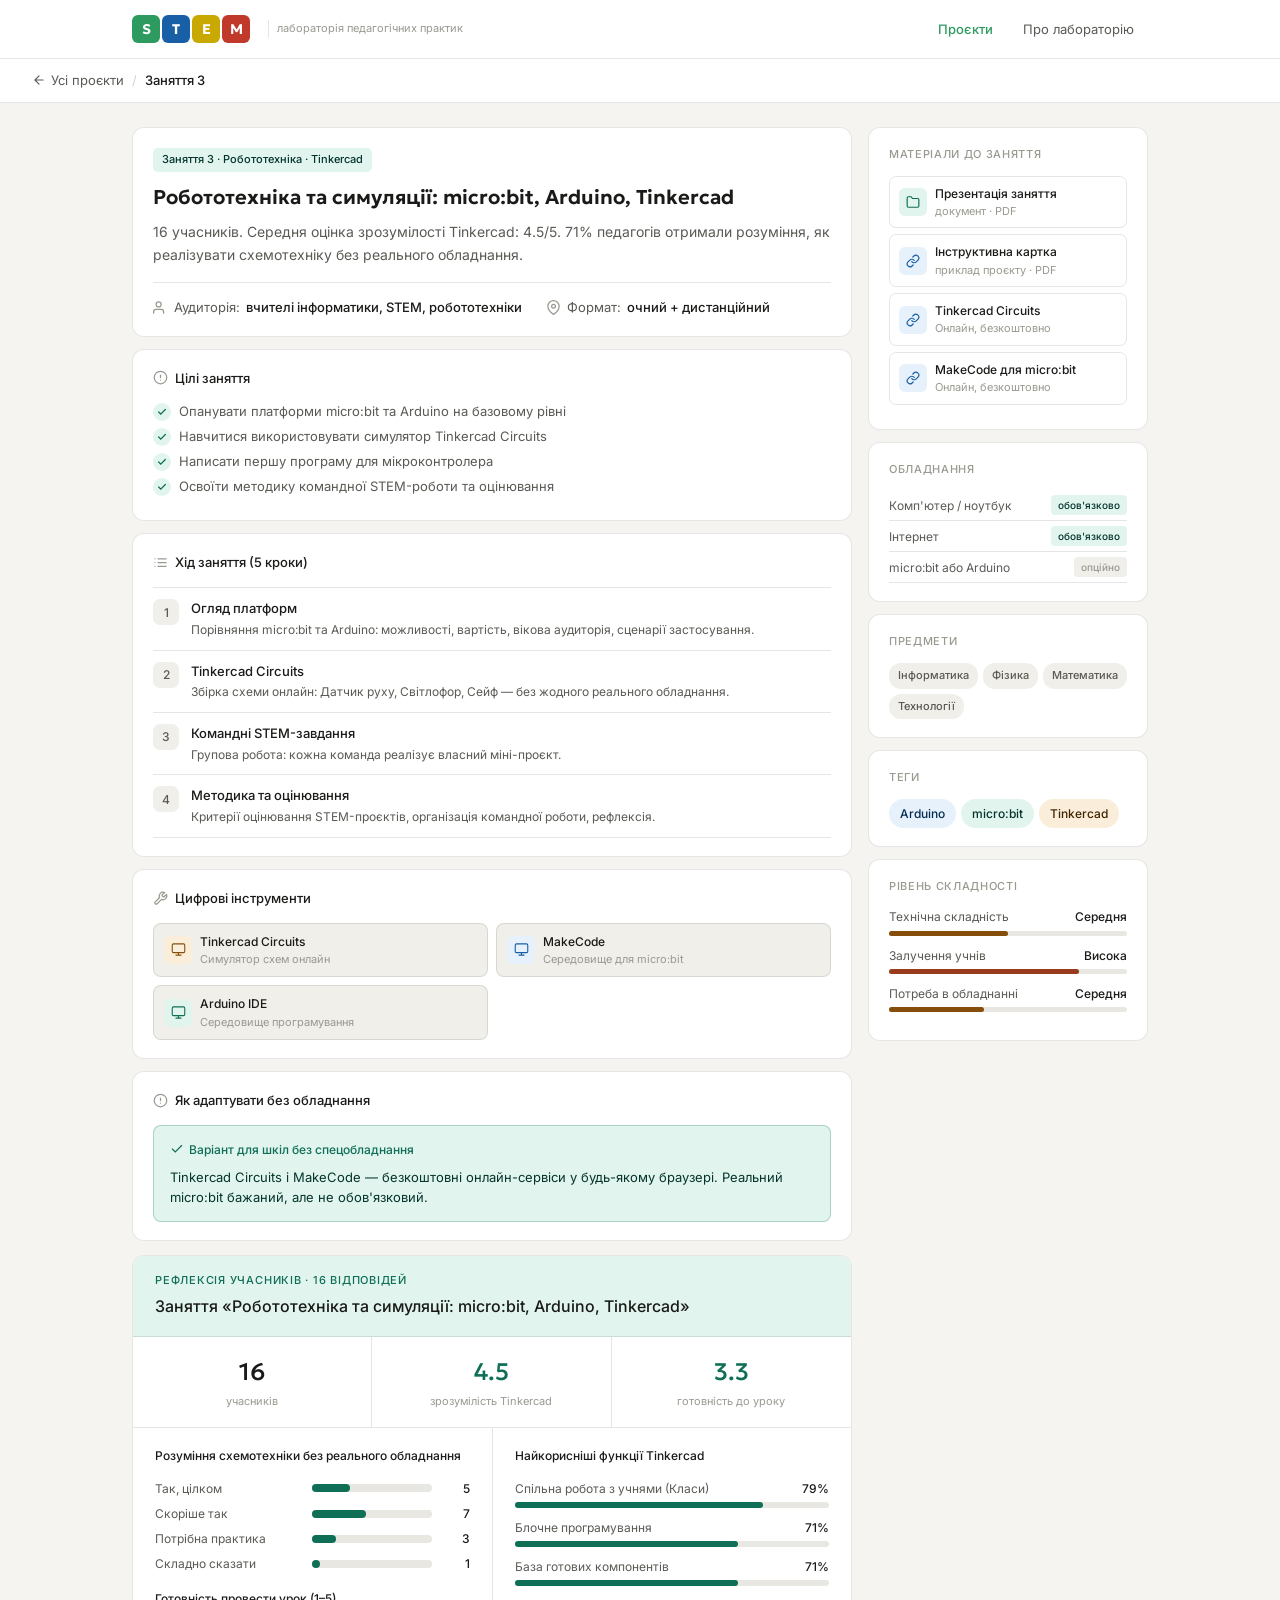
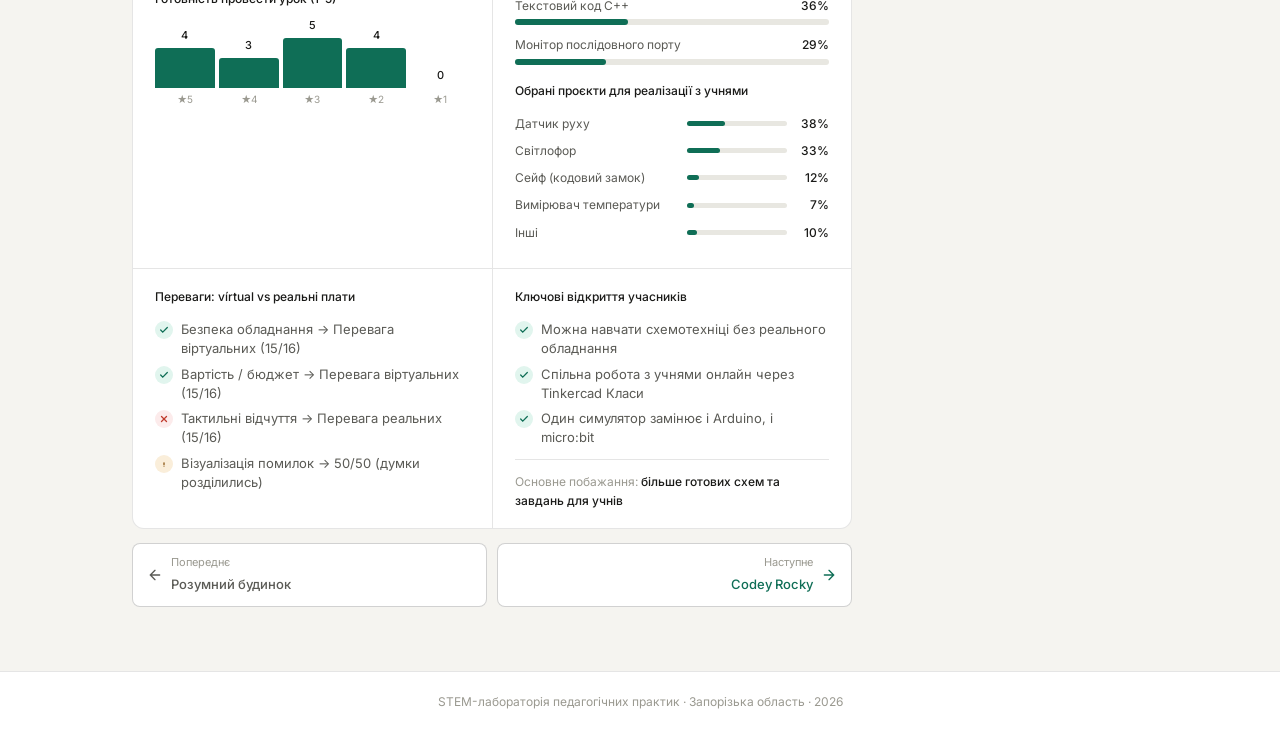
<file: projects/session-3.html>
<!DOCTYPE html>
<html lang="uk">

<head>
  <meta charset="UTF-8">
  <meta name="viewport" content="width=device-width,initial-scale=1.0">
  <title>Робототехніка та симуляції: micro:bit, Arduino, Tinkercad — STEM-лабораторія</title>
  <link rel="preconnect" href="https://fonts.googleapis.com">
  <link
    href="https://fonts.googleapis.com/css2?family=Geologica:wght@400;500;600&family=Inter:wght@400;500&display=swap"
    rel="stylesheet">
  <link rel="stylesheet" href="../css/style.css">
</head>

<body>
  <header class="site-header">
    <nav class="nav">
      <a href="../index.html" class="logo-link">
        <div class="logo-stem">
          <div class="sl sl-s">S</div>
          <div class="sl sl-t">T</div>
          <div class="sl sl-e">E</div>
          <div class="sl sl-m">M</div>
        </div>
        <span class="logo-sub">лабораторія педагогічних практик</span>
      </a>
      <div class="nav-links">
        <a class="nav-link active" href="../index.html#projects">Проєкти</a>
        <a class="nav-link " href="../index.html#about">Про лабораторію</a>
      </div>
    </nav>
  </header>
  <div class="topbar">
    <a class="tb-link" href="../index.html">
      <svg viewBox="0 0 24 24">
        <path d="M19 12H5M12 5l-7 7 7 7" />
      </svg> Усі проєкти
    </a>
    <span style="font-size:13px;color:var(--b2)">/</span>
    <span style="font-size:13px;color:var(--t1);font-weight:500">Заняття 3</span>
  </div>

  <div class="page-wrap">
    <main>
      <div class="sec-card">
        <div
          style="display:inline-flex;align-items:center;gap:5px;font-size:11px;font-weight:500;padding:3px 9px;border-radius:5px;margin-bottom:.75rem;background:#E1F5EE;color:#04342C">
          Заняття 3 · Робототехніка · Tinkercad</div>
        <h1
          style="font-family:'Geologica',sans-serif;font-size:20px;font-weight:600;color:var(--t1);line-height:1.3;margin-bottom:.625rem">
          Робототехніка та симуляції: micro:bit, Arduino, Tinkercad</h1>
        <p style="font-size:14px;color:var(--t2);line-height:1.65;margin-bottom:1rem">16 учасників. Середня оцінка
          зрозумілості Tinkercad: 4.5/5. 71% педагогів отримали розуміння, як реалізувати схемотехніку без реального
          обладнання.</p>
        <div style="display:flex;gap:1.5rem;flex-wrap:wrap;padding-top:.875rem;border-top:1px solid var(--b1)">
          <div style="display:flex;align-items:center;gap:6px;font-size:13px;color:var(--t2)">
            <svg width="15" height="15" viewBox="0 0 24 24" fill="none" stroke="var(--t3)" stroke-width="2"
              stroke-linecap="round">
              <path d="M17 21v-2a4 4 0 0 0-4-4H5a4 4 0 0 0-4 4v2" />
              <circle cx="9" cy="7" r="4" />
            </svg>
            Аудиторія: <b style="color:var(--t1);font-weight:500">вчителі інформатики, STEM, робототехніки</b>
          </div>

          <div style="display:flex;align-items:center;gap:6px;font-size:13px;color:var(--t2)">
            <svg width="15" height="15" viewBox="0 0 24 24" fill="none" stroke="var(--t3)" stroke-width="2"
              stroke-linecap="round">
              <path d="M21 10c0 7-9 13-9 13s-9-6-9-13a9 9 0 0 1 18 0z" />
              <circle cx="12" cy="10" r="3" />
            </svg>
            Формат: <b style="color:var(--t1);font-weight:500">очний + дистанційний</b>
          </div>
        </div>
      </div>
      <div class="sec-card">
        <div class="sec-ttl"><svg viewBox="0 0 24 24">
            <circle cx="12" cy="12" r="10" />
            <path d="M12 8v4M12 16h.01" />
          </svg>Цілі заняття</div>
        <div style="display:flex;align-items:flex-start;gap:8px;margin-bottom:6px">
          <div
            style="width:18px;height:18px;border-radius:50%;background:#E1F5EE;display:flex;align-items:center;justify-content:center;flex-shrink:0;margin-top:1px">
            <svg width="10" height="10" viewBox="0 0 24 24" fill="none" stroke="#0F6E56" stroke-width="3"
              stroke-linecap="round">
              <polyline points="20 6 9 17 4 12" />
            </svg>
          </div><span style="font-size:13px;color:var(--t2);line-height:1.45">Опанувати платформи micro:bit та
            Arduino на базовому рівні</span>
        </div>
        <div style="display:flex;align-items:flex-start;gap:8px;margin-bottom:6px">
          <div
            style="width:18px;height:18px;border-radius:50%;background:#E1F5EE;display:flex;align-items:center;justify-content:center;flex-shrink:0;margin-top:1px">
            <svg width="10" height="10" viewBox="0 0 24 24" fill="none" stroke="#0F6E56" stroke-width="3"
              stroke-linecap="round">
              <polyline points="20 6 9 17 4 12" />
            </svg>
          </div><span style="font-size:13px;color:var(--t2);line-height:1.45">Навчитися використовувати
            симулятор Tinkercad Circuits</span>
        </div>
        <div style="display:flex;align-items:flex-start;gap:8px;margin-bottom:6px">
          <div
            style="width:18px;height:18px;border-radius:50%;background:#E1F5EE;display:flex;align-items:center;justify-content:center;flex-shrink:0;margin-top:1px">
            <svg width="10" height="10" viewBox="0 0 24 24" fill="none" stroke="#0F6E56" stroke-width="3"
              stroke-linecap="round">
              <polyline points="20 6 9 17 4 12" />
            </svg>
          </div><span style="font-size:13px;color:var(--t2);line-height:1.45">Написати першу програму для
            мікроконтролера</span>
        </div>
        <div style="display:flex;align-items:flex-start;gap:8px;margin-bottom:6px">
          <div
            style="width:18px;height:18px;border-radius:50%;background:#E1F5EE;display:flex;align-items:center;justify-content:center;flex-shrink:0;margin-top:1px">
            <svg width="10" height="10" viewBox="0 0 24 24" fill="none" stroke="#0F6E56" stroke-width="3"
              stroke-linecap="round">
              <polyline points="20 6 9 17 4 12" />
            </svg>
          </div><span style="font-size:13px;color:var(--t2);line-height:1.45">Освоїти методику командної
            STEM-роботи та оцінювання</span>
        </div>
      </div>
      <div class="sec-card">
        <div class="sec-ttl"><svg viewBox="0 0 24 24">
            <line x1="8" y1="6" x2="21" y2="6" />
            <line x1="8" y1="12" x2="21" y2="12" />
            <line x1="8" y1="18" x2="21" y2="18" />
            <line x1="3" y1="6" x2="3.01" y2="6" />
            <line x1="3" y1="12" x2="3.01" y2="12" />
            <line x1="3" y1="18" x2="3.01" y2="18" />
          </svg>Хід заняття (5 кроки)</div>
        <div style="border-top:1px solid var(--b1)">
          <div style="display:flex;gap:12px;padding:10px 0;border-bottom:1px solid var(--b1)">
            <div
              style="width:26px;height:26px;border-radius:7px;background:var(--surf2);font-size:12px;font-weight:500;color:var(--t2);display:flex;align-items:center;justify-content:center;flex-shrink:0;margin-top:1px">
              1</div>
            <div>
              <div style="font-size:13px;font-weight:500;color:var(--t1);margin-bottom:2px">Огляд платформ</div>
              <div style="font-size:12px;color:var(--t2);line-height:1.55">Порівняння micro:bit та Arduino: можливості,
                вартість, вікова аудиторія, сценарії застосування.</div>
            </div>
          </div>
          <div style="display:flex;gap:12px;padding:10px 0;border-bottom:1px solid var(--b1)">
            <div
              style="width:26px;height:26px;border-radius:7px;background:var(--surf2);font-size:12px;font-weight:500;color:var(--t2);display:flex;align-items:center;justify-content:center;flex-shrink:0;margin-top:1px">
              2</div>
            <div>
              <div style="font-size:13px;font-weight:500;color:var(--t1);margin-bottom:2px">Tinkercad Circuits</div>
              <div style="font-size:12px;color:var(--t2);line-height:1.55">Збірка схеми онлайн: Датчик руху, Світлофор,
                Сейф — без жодного реального обладнання.</div>
            </div>
          </div>

          <div style="display:flex;gap:12px;padding:10px 0;border-bottom:1px solid var(--b1)">
            <div
              style="width:26px;height:26px;border-radius:7px;background:var(--surf2);font-size:12px;font-weight:500;color:var(--t2);display:flex;align-items:center;justify-content:center;flex-shrink:0;margin-top:1px">
              3</div>
            <div>
              <div style="font-size:13px;font-weight:500;color:var(--t1);margin-bottom:2px">Командні STEM-завдання</div>
              <div style="font-size:12px;color:var(--t2);line-height:1.55">Групова робота: кожна команда реалізує
                власний міні-проєкт.</div>
            </div>
          </div>
          <div style="display:flex;gap:12px;padding:10px 0;border-bottom:1px solid var(--b1)">
            <div
              style="width:26px;height:26px;border-radius:7px;background:var(--surf2);font-size:12px;font-weight:500;color:var(--t2);display:flex;align-items:center;justify-content:center;flex-shrink:0;margin-top:1px">
              4</div>
            <div>
              <div style="font-size:13px;font-weight:500;color:var(--t1);margin-bottom:2px">Методика та оцінювання</div>
              <div style="font-size:12px;color:var(--t2);line-height:1.55">Критерії оцінювання STEM-проєктів,
                організація командної роботи, рефлексія.</div>
            </div>
          </div>
        </div>
      </div>
      <div class="sec-card">
        <div class="sec-ttl"><svg viewBox="0 0 24 24">
            <path
              d="M14.7 6.3a1 1 0 0 0 0 1.4l1.6 1.6a1 1 0 0 0 1.4 0l3.77-3.77a6 6 0 0 1-7.94 7.94l-6.91 6.91a2.12 2.12 0 0 1-3-3l6.91-6.91a6 6 0 0 1 7.94-7.94l-3.76 3.76z" />
          </svg>Цифрові інструменти</div>
        <div style="display:grid;grid-template-columns:1fr 1fr;gap:8px">
          <div
            style="display:flex;align-items:center;gap:8px;padding:8px 10px;border:1px solid var(--b1);border-radius:8px;background:var(--surf2)">
            <div
              style="width:28px;height:28px;border-radius:6px;background:#FAEEDA;color:#854F0B;display:flex;align-items:center;justify-content:center;flex-shrink:0">
              <svg width="15" height="15" viewBox="0 0 24 24" fill="none" stroke="currentColor" stroke-width="1.75"
                stroke-linecap="round">
                <rect x="2" y="3" width="20" height="14" rx="2" />
                <path d="M8 21h8M12 17v4" />
              </svg>
            </div>
            <div>
              <div style="font-size:12px;font-weight:500;color:var(--t1)">Tinkercad Circuits</div>
              <div style="font-size:11px;color:var(--t3)">Симулятор схем онлайн</div>
            </div>
          </div>
          <div
            style="display:flex;align-items:center;gap:8px;padding:8px 10px;border:1px solid var(--b1);border-radius:8px;background:var(--surf2)">
            <div
              style="width:28px;height:28px;border-radius:6px;background:#E6F1FB;color:#185FA5;display:flex;align-items:center;justify-content:center;flex-shrink:0">
              <svg width="15" height="15" viewBox="0 0 24 24" fill="none" stroke="currentColor" stroke-width="1.75"
                stroke-linecap="round">
                <rect x="2" y="3" width="20" height="14" rx="2" />
                <path d="M8 21h8M12 17v4" />
              </svg>
            </div>
            <div>
              <div style="font-size:12px;font-weight:500;color:var(--t1)">MakeCode</div>
              <div style="font-size:11px;color:var(--t3)">Середовище для micro:bit</div>
            </div>
          </div>
          <div
            style="display:flex;align-items:center;gap:8px;padding:8px 10px;border:1px solid var(--b1);border-radius:8px;background:var(--surf2)">
            <div
              style="width:28px;height:28px;border-radius:6px;background:#E1F5EE;color:#0F6E56;display:flex;align-items:center;justify-content:center;flex-shrink:0">
              <svg width="15" height="15" viewBox="0 0 24 24" fill="none" stroke="currentColor" stroke-width="1.75"
                stroke-linecap="round">
                <rect x="2" y="3" width="20" height="14" rx="2" />
                <path d="M8 21h8M12 17v4" />
              </svg>
            </div>
            <div>
              <div style="font-size:12px;font-weight:500;color:var(--t1)">Arduino IDE</div>
              <div style="font-size:11px;color:var(--t3)">Середовище програмування</div>
            </div>
          </div>
        </div>
      </div>
      <div class="sec-card">
        <div class="sec-ttl"><svg viewBox="0 0 24 24">
            <circle cx="12" cy="12" r="10" />
            <path d="M12 8v4M12 16h.01" />
          </svg>Як адаптувати без обладнання</div>
        <div style="background:#E1F5EE;border:1px solid #0F6E5644;border-radius:var(--rs);padding:.875rem 1rem">
          <div
            style="font-size:12px;font-weight:500;color:#0F6E56;margin-bottom:.5rem;display:flex;align-items:center;gap:5px">
            <svg width="14" height="14" viewBox="0 0 24 24" fill="none" stroke="currentColor" stroke-width="2"
              stroke-linecap="round">
              <polyline points="20 6 9 17 4 12" />
            </svg>Варіант для шкіл без спецобладнання
          </div>
          <div style="font-size:13px;color:#04342C;line-height:1.55">Tinkercad Circuits і MakeCode — безкоштовні
            онлайн-сервіси у будь-якому браузері. Реальний micro:bit бажаний, але не обов'язковий.</div>
        </div>
      </div>
      <div class="refl-wrap">
        <div class="refl-header" style="background:#E1F5EE">
          <div class="refl-label" style="color:#0F6E56">Рефлексія учасників · 16 відповідей</div>
          <div class="refl-title">Заняття «Робототехніка та симуляції: micro:bit, Arduino, Tinkercad»</div>
        </div>
        <div class="refl-kpi">
          <div class="refl-kpi-item">
            <div class="refl-kpi-num" style="color:var(--t1)">16</div>
            <div class="refl-kpi-lbl">учасників</div>
          </div>
          <div class="refl-kpi-item">
            <div class="refl-kpi-num" style="color:#0F6E56">4.5</div>
            <div class="refl-kpi-lbl">зрозумілість Tinkercad</div>
          </div>
          <div class="refl-kpi-item">
            <div class="refl-kpi-num" style="color:#0F6E56">3.3</div>
            <div class="refl-kpi-lbl">готовність до уроку</div>
          </div>
        </div>
        <div class="refl-body">
          <div>
            <div class="refl-section-title">Розуміння схемотехніки без реального обладнання</div>
            <div style="display:flex;flex-direction:column;gap:6px;margin-bottom:1rem">
              <div style="display:flex;align-items:center;gap:10px"><span
                  style="font-size:12px;color:var(--t2);flex:1">Так, цілком</span>
                <div style="width:120px;height:8px;background:var(--surf3);border-radius:4px">
                  <div style="width:32%;height:100%;background:#0F6E56;border-radius:4px"></div>
                </div><span style="font-size:12px;font-weight:500;width:28px;text-align:right">5</span>
              </div>
              <div style="display:flex;align-items:center;gap:10px"><span
                  style="font-size:12px;color:var(--t2);flex:1">Скоріше так</span>
                <div style="width:120px;height:8px;background:var(--surf3);border-radius:4px">
                  <div style="width:45%;height:100%;background:#0F6E56;border-radius:4px"></div>
                </div><span style="font-size:12px;font-weight:500;width:28px;text-align:right">7</span>
              </div>
              <div style="display:flex;align-items:center;gap:10px"><span
                  style="font-size:12px;color:var(--t2);flex:1">Потрібна практика</span>
                <div style="width:120px;height:8px;background:var(--surf3);border-radius:4px">
                  <div style="width:20%;height:100%;background:#0F6E56;border-radius:4px"></div>
                </div><span style="font-size:12px;font-weight:500;width:28px;text-align:right">3</span>
              </div>
              <div style="display:flex;align-items:center;gap:10px"><span
                  style="font-size:12px;color:var(--t2);flex:1">Складно сказати</span>
                <div style="width:120px;height:8px;background:var(--surf3);border-radius:4px">
                  <div style="width:7%;height:100%;background:#0F6E56;border-radius:4px"></div>
                </div><span style="font-size:12px;font-weight:500;width:28px;text-align:right">1</span>
              </div>
            </div>
            <div class="refl-section-title">Готовність провести урок (1–5)</div><br>
            <div style="display:flex;gap:4px;align-items:flex-end;height:60px;margin-bottom:.5rem">
              <div style="flex:1;display:flex;flex-direction:column;align-items:center;gap:3px"><span
                  style="font-size:11px;font-weight:500;color:var(--t1)">4</span>
                <div style="width:100%;background:#0F6E56;border-radius:3px 3px 0 0;height:40px"></div><span
                  style="font-size:10px;color:var(--t3)">★5</span>
              </div>
              <div style="flex:1;display:flex;flex-direction:column;align-items:center;gap:3px"><span
                  style="font-size:11px;font-weight:500;color:var(--t1)">3</span>
                <div style="width:100%;background:#0F6E56;border-radius:3px 3px 0 0;height:30px"></div><span
                  style="font-size:10px;color:var(--t3)">★4</span>
              </div>
              <div style="flex:1;display:flex;flex-direction:column;align-items:center;gap:3px"><span
                  style="font-size:11px;font-weight:500;color:var(--t1)">5</span>
                <div style="width:100%;background:#0F6E56;border-radius:3px 3px 0 0;height:50px"></div><span
                  style="font-size:10px;color:var(--t3)">★3</span>
              </div>
              <div style="flex:1;display:flex;flex-direction:column;align-items:center;gap:3px"><span
                  style="font-size:11px;font-weight:500;color:var(--t1)">4</span>
                <div style="width:100%;background:#0F6E56;border-radius:3px 3px 0 0;height:40px"></div><span
                  style="font-size:10px;color:var(--t3)">★2</span>
              </div>
              <div style="flex:1;display:flex;flex-direction:column;align-items:center;gap:3px"><span
                  style="font-size:11px;font-weight:500;color:var(--t1)">0</span>
                <div style="width:100%;background:#0F6E56;border-radius:3px 3px 0 0;height:0px"></div><span
                  style="font-size:10px;color:var(--t3)">★1</span>
              </div>
            </div>

          </div>
          <div>
            <div class="refl-section-title">Найкорисніші функції Tinkercad</div>
            <div class="refl-bar-row">
              <div class="refl-bar-labels"><span>Спільна робота з учнями (Класи)</span><span>79%</span></div>
              <div class="refl-bar-track">
                <div class="refl-bar-fill" style="width:79%;background:#0F6E56"></div>
              </div>
            </div>
            <div class="refl-bar-row">
              <div class="refl-bar-labels"><span>Блочне програмування</span><span>71%</span></div>
              <div class="refl-bar-track">
                <div class="refl-bar-fill" style="width:71%;background:#0F6E56"></div>
              </div>
            </div>
            <div class="refl-bar-row">
              <div class="refl-bar-labels"><span>База готових компонентів</span><span>71%</span></div>
              <div class="refl-bar-track">
                <div class="refl-bar-fill" style="width:71%;background:#0F6E56"></div>
              </div>
            </div>
            <div class="refl-bar-row">
              <div class="refl-bar-labels"><span>Текстовий код C++</span><span>36%</span></div>
              <div class="refl-bar-track">
                <div class="refl-bar-fill" style="width:36%;background:#0F6E56"></div>
              </div>
            </div>
            <div class="refl-bar-row">
              <div class="refl-bar-labels"><span>Монітор послідовного порту</span><span>29%</span></div>
              <div class="refl-bar-track">
                <div class="refl-bar-fill" style="width:29%;background:#0F6E56"></div>
              </div>
            </div>
            <div class="refl-section-title" style="margin-top:1rem">Обрані проєкти для реалізації з учнями</div>
            <div class="refl-pct-row">
              <span class="refl-pct-label">Датчик руху</span>
              <div class="refl-pct-bar">
                <div class="refl-pct-fill" style="width:38%;background:#0F6E56"></div>
              </div>
              <span class="refl-pct-val">38%</span>
            </div>
            <div class="refl-pct-row">
              <span class="refl-pct-label">Світлофор</span>
              <div class="refl-pct-bar">
                <div class="refl-pct-fill" style="width:33%;background:#0F6E56"></div>
              </div>
              <span class="refl-pct-val">33%</span>
            </div>
            <div class="refl-pct-row">
              <span class="refl-pct-label">Сейф (кодовий замок)</span>
              <div class="refl-pct-bar">
                <div class="refl-pct-fill" style="width:12%;background:#0F6E56"></div>
              </div>
              <span class="refl-pct-val">12%</span>
            </div>
            <div class="refl-pct-row">
              <span class="refl-pct-label">Вимірювач температури</span>
              <div class="refl-pct-bar">
                <div class="refl-pct-fill" style="width:7%;background:#0F6E56"></div>
              </div>
              <span class="refl-pct-val">7%</span>
            </div>
            <div class="refl-pct-row">
              <span class="refl-pct-label">Інші</span>
              <div class="refl-pct-bar">
                <div class="refl-pct-fill" style="width:10%;background:#0F6E56"></div>
              </div>
              <span class="refl-pct-val">10%</span>
            </div>
          </div>
        </div>
        <div class="refl-footer">
          <div>
            <div class="refl-section-title">Переваги: vírtual vs реальні плати</div>
            <div class="refl-check-item">
              <div class="refl-check-dot" style="background:#E1F5EE"><svg viewBox="0 0 24 24" fill="none"
                  stroke="#0F6E56" stroke-width="3" stroke-linecap="round">
                  <polyline points="20 6 9 17 4 12" />
                </svg></div>
              <div class="refl-check-text">Безпека обладнання → Перевага віртуальних (15/16)</div>
            </div>
            <div class="refl-check-item">
              <div class="refl-check-dot" style="background:#E1F5EE"><svg viewBox="0 0 24 24" fill="none"
                  stroke="#0F6E56" stroke-width="3" stroke-linecap="round">
                  <polyline points="20 6 9 17 4 12" />
                </svg></div>
              <div class="refl-check-text">Вартість / бюджет → Перевага віртуальних (15/16)</div>
            </div>
            <div class="refl-check-item">
              <div class="refl-check-dot" style="background:#FCEBEB"><svg viewBox="0 0 24 24" fill="none"
                  stroke="#C0392B" stroke-width="3" stroke-linecap="round">
                  <line x1="18" y1="6" x2="6" y2="18" />
                  <line x1="6" y1="6" x2="18" y2="18" />
                </svg></div>
              <div class="refl-check-text">Тактильні відчуття → Перевага реальних (15/16)</div>
            </div>
            <div style="display:flex;align-items:flex-start;gap:8px;margin-top:7px">
              <div class="refl-check-dot" style="background:var(--amber-l)">
                <svg viewBox="0 0 24 24" width="10" height="10" fill="none" stroke="var(--amber-m)" stroke-width="3"
                  stroke-linecap="round">
                  <path d="M12 9v4M12 17h.01" />
                </svg>
              </div>
              <div class="refl-check-text" style="font-size:13px;color:var(--t2)">Візуалізація помилок → 50/50 (думки
                розділились)</div>
            </div>
          </div>
          <div>
            <div class="refl-section-title">Ключові відкриття учасників</div>
            <div class="refl-check-item">
              <div class="refl-check-dot" style="background:#E1F5EE"><svg viewBox="0 0 24 24" fill="none"
                  stroke="#0F6E56" stroke-width="3" stroke-linecap="round">
                  <polyline points="20 6 9 17 4 12" />
                </svg></div>
              <div class="refl-check-text">Можна навчати схемотехніці без реального обладнання</div>
            </div>
            <div class="refl-check-item">
              <div class="refl-check-dot" style="background:#E1F5EE"><svg viewBox="0 0 24 24" fill="none"
                  stroke="#0F6E56" stroke-width="3" stroke-linecap="round">
                  <polyline points="20 6 9 17 4 12" />
                </svg></div>
              <div class="refl-check-text">Спільна робота з учнями онлайн через Tinkercad Класи</div>
            </div>
            <div class="refl-check-item">
              <div class="refl-check-dot" style="background:#E1F5EE"><svg viewBox="0 0 24 24" fill="none"
                  stroke="#0F6E56" stroke-width="3" stroke-linecap="round">
                  <polyline points="20 6 9 17 4 12" />
                </svg></div>
              <div class="refl-check-text">Один симулятор замінює і Arduino, і micro:bit</div>
            </div>
            <div class="refl-note" style="margin-top:.75rem">Основне побажання: <strong>більше готових схем та завдань
                для учнів</strong></div>
          </div>
        </div>
      </div>
      <div style="display:flex;gap:10px;margin-top:14px"><a href="session-2.html"
          style="flex:1;display:flex;align-items:center;gap:8px;padding:10px 14px;border:1px solid var(--b2);border-radius:var(--rs);background:var(--surf);text-decoration:none;color:var(--t2);transition:all .15s"
          onmouseover="this.style.background='#E1F5EE'" onmouseout="this.style.background='#fff'"><svg width="16"
            height="16" viewBox="0 0 24 24" fill="none" stroke="currentColor" stroke-width="2" stroke-linecap="round">
            <path d="M19 12H5M12 5l-7 7 7 7" />
          </svg>
          <div><span style="font-size:11px;color:var(--t3);display:block">Попереднє</span><span
              style="font-size:13px;font-weight:500">Розумний будинок</span></div>
        </a><a href="session-4.html"
          style="flex:1;display:flex;align-items:center;justify-content:flex-end;gap:8px;padding:10px 14px;border:1px solid var(--b2);border-radius:var(--rs);background:var(--surf);text-decoration:none;color:#0F6E56;font-weight:500;transition:all .15s"
          onmouseover="this.style.background='#E1F5EE'" onmouseout="this.style.background='#fff'">
          <div style="text-align:right"><span
              style="font-size:11px;color:var(--t3);display:block;font-weight:400">Наступне</span><span
              style="font-size:13px">Codey Rocky</span></div><svg width="16" height="16" viewBox="0 0 24 24" fill="none"
            stroke="currentColor" stroke-width="2" stroke-linecap="round">
            <path d="M5 12h14M12 5l7 7-7 7" />
          </svg>
        </a></div>
    </main>
    <aside>
      <div class="sec-card">
        <div class="side-ttl">Матеріали до заняття</div><a href="../doc/tinkercad.pdf" target="_blank"
          style="display:flex;align-items:center;gap:8px;padding:7px 9px;border:1px solid var(--b1);border-radius:7px;text-decoration:none;margin-bottom:6px;transition:border-color .15s"
          onmouseover="this.style.borderColor='#0F6E56'" onmouseout="this.style.borderColor='rgba(0,0,0,.10)'">
          <div
            style="width:28px;height:28px;border-radius:6px;background:#E1F5EE;color:#0F6E56;display:flex;align-items:center;justify-content:center;flex-shrink:0">
            <svg width="14" height="14" viewBox="0 0 24 24" fill="none" stroke="currentColor" stroke-width="2"
              stroke-linecap="round">
              <path d="M22 19a2 2 0 0 1-2 2H4a2 2 0 0 1-2-2V5a2 2 0 0 1 2-2h5l2 3h9a2 2 0 0 1 2 2z" />
            </svg>
          </div>
          <div>
            <div style="font-size:12px;font-weight:500;color:var(--t1)">Презентація заняття</div>
            <div style="font-size:11px;color:var(--t3)">документ · PDF</div>
          </div>
        </a><a href="../doc/Інструктивна картка.pdf" target="_blank"
          style="display:flex;align-items:center;gap:8px;padding:7px 9px;border:1px solid var(--b1);border-radius:7px;text-decoration:none;margin-bottom:6px;transition:border-color .15s"
          onmouseover="this.style.borderColor='#0F6E56'" onmouseout="this.style.borderColor='rgba(0,0,0,.10)'">
          <div
            style="width:28px;height:28px;border-radius:6px;background:#E6F1FB;color: #185FA5;display:flex;align-items:center;justify-content:center;flex-shrink:0">
            <svg width="14" height="14" viewBox="0 0 24 24" fill="none" stroke="currentColor" stroke-width="2"
              stroke-linecap="round">
              <path d="M10 13a5 5 0 0 0 7.54.54l3-3a5 5 0 0 0-7.07-7.07l-1.72 1.71" />
              <path d="M14 11a5 5 0 0 0-7.54-.54l-3 3a5 5 0 0 0 7.07 7.07l1.71-1.71" />
            </svg>
          </div>
          <div>
            <div style="font-size:12px;font-weight:500;color:var(--t1)">Інструктивна картка</div>
            <div style="font-size:11px;color:var(--t3)">приклад проєкту · PDF</div>
          </div>
        </a><a href="https://www.tinkercad.com" target="_blank" rel="noopener"
          style="display:flex;align-items:center;gap:8px;padding:7px 9px;border:1px solid var(--b1);border-radius:7px;text-decoration:none;margin-bottom:6px;transition:border-color .15s"
          onmouseover="this.style.borderColor='#0F6E56'" onmouseout="this.style.borderColor='rgba(0,0,0,.10)'">
          <div
            style="width:28px;height:28px;border-radius:6px;background:#E6F1FB;color:#185FA5;display:flex;align-items:center;justify-content:center;flex-shrink:0">
            <svg width="14" height="14" viewBox="0 0 24 24" fill="none" stroke="currentColor" stroke-width="2"
              stroke-linecap="round">
              <path d="M10 13a5 5 0 0 0 7.54.54l3-3a5 5 0 0 0-7.07-7.07l-1.72 1.71" />
              <path d="M14 11a5 5 0 0 0-7.54-.54l-3 3a5 5 0 0 0 7.07 7.07l1.71-1.71" />
            </svg>
          </div>
          <div>
            <div style="font-size:12px;font-weight:500;color:var(--t1)">Tinkercad Circuits</div>
            <div style="font-size:11px;color:var(--t3)">Онлайн, безкоштовно</div>
          </div>
        </a><a href="https://makecode.microbit.org" target="_blank" rel="noopener"
          style="display:flex;align-items:center;gap:8px;padding:7px 9px;border:1px solid var(--b1);border-radius:7px;text-decoration:none;margin-bottom:6px;transition:border-color .15s"
          onmouseover="this.style.borderColor='#0F6E56'" onmouseout="this.style.borderColor='rgba(0,0,0,.10)'">
          <div
            style="width:28px;height:28px;border-radius:6px;background:#E6F1FB;color:#185FA5;display:flex;align-items:center;justify-content:center;flex-shrink:0">
            <svg width="14" height="14" viewBox="0 0 24 24" fill="none" stroke="currentColor" stroke-width="2"
              stroke-linecap="round">
              <path d="M10 13a5 5 0 0 0 7.54.54l3-3a5 5 0 0 0-7.07-7.07l-1.72 1.71" />
              <path d="M14 11a5 5 0 0 0-7.54-.54l-3 3a5 5 0 0 0 7.07 7.07l1.71-1.71" />
            </svg>
          </div>
          <div>
            <div style="font-size:12px;font-weight:500;color:var(--t1)">MakeCode для micro:bit</div>
            <div style="font-size:11px;color:var(--t3)">Онлайн, безкоштовно</div>
          </div>
        </a>
      </div>
      <div class="sec-card">
        <div class="side-ttl">Обладнання</div>
        <div
          style="display:flex;align-items:center;justify-content:space-between;font-size:12px;padding:5px 0;border-bottom:1px solid var(--b1)">
          <span style="color:var(--t2)">Комп'ютер / ноутбук</span><span
            style="font-size:10px;font-weight:500;padding:2px 7px;border-radius:4px;background:#E1F5EE;color:#04342C">обов'язково</span>
        </div>
        <div
          style="display:flex;align-items:center;justify-content:space-between;font-size:12px;padding:5px 0;border-bottom:1px solid var(--b1)">
          <span style="color:var(--t2)">Інтернет</span><span
            style="font-size:10px;font-weight:500;padding:2px 7px;border-radius:4px;background:#E1F5EE;color:#04342C">обов'язково</span>
        </div>
        <div
          style="display:flex;align-items:center;justify-content:space-between;font-size:12px;padding:5px 0;border-bottom:1px solid var(--b1)">
          <span style="color:var(--t2)">micro:bit або Arduino</span><span
            style="font-size:10px;font-weight:500;padding:2px 7px;border-radius:4px;background:var(--surf2);color:var(--t3)">опційно</span>
        </div>
      </div>
      <div class="sec-card">
        <div class="side-ttl">Предмети</div>
        <div style="display:flex;flex-wrap:wrap;gap:5px"><span
            style="font-size:11px;font-weight:500;padding:4px 9px;border-radius:12px;background:var(--surf2);color:var(--t2)">Інформатика</span>
          <span
            style="font-size:11px;font-weight:500;padding:4px 9px;border-radius:12px;background:var(--surf2);color:var(--t2)">Фізика</span>
          <span
            style="font-size:11px;font-weight:500;padding:4px 9px;border-radius:12px;background:var(--surf2);color:var(--t2)">Математика</span>
          <span
            style="font-size:11px;font-weight:500;padding:4px 9px;border-radius:12px;background:var(--surf2);color:var(--t2)">Технології</span>
        </div>
      </div>
      <div class="sec-card">
        <div class="side-ttl">Теги</div>
        <div style="display:flex;flex-wrap:wrap;gap:5px"><span
            style="font-size:12px;font-weight:500;padding:5px 11px;border-radius:20px;background:#E6F1FB;color:#042C53">Arduino</span>
          <span
            style="font-size:12px;font-weight:500;padding:5px 11px;border-radius:20px;background:#E1F5EE;color:#04342C">micro:bit</span>
          <span
            style="font-size:12px;font-weight:500;padding:5px 11px;border-radius:20px;background:#FAEEDA;color:#412402">Tinkercad</span>
        </div>
      </div>
      <div class="sec-card">
        <div class="side-ttl">Рівень складності</div>
        <div style="display:flex;justify-content:space-between;font-size:12px;color:var(--t2);margin-bottom:4px">
          <span>Технічна складність</span><span style="font-weight:500;color:var(--t1)">Середня</span>
        </div>
        <div style="height:5px;background:var(--surf3);border-radius:3px;margin-bottom:10px">
          <div style="width:50%;height:100%;background:var(--amber-m);border-radius:3px"></div>
        </div>
        <div style="display:flex;justify-content:space-between;font-size:12px;color:var(--t2);margin-bottom:4px">
          <span>Залучення учнів</span><span style="font-weight:500;color:var(--t1)">Висока</span>
        </div>
        <div style="height:5px;background:var(--surf3);border-radius:3px;margin-bottom:10px">
          <div style="width:80%;height:100%;background:var(--coral-m);border-radius:3px"></div>
        </div>
        <div style="display:flex;justify-content:space-between;font-size:12px;color:var(--t2);margin-bottom:4px">
          <span>Потреба в обладнанні</span><span style="font-weight:500;color:var(--t1)">Середня</span>
        </div>
        <div style="height:5px;background:var(--surf3);border-radius:3px;margin-bottom:10px">
          <div style="width:40%;height:100%;background:var(--amber-m);border-radius:3px"></div>
        </div>
      </div>
    </aside>
  </div>
  <footer class="site-footer">
    <p>STEM-лабораторія педагогічних практик · Запорізька область · 2026</p>
  </footer>
  <script src="../js/projects.js"></script>
  <script src="../js/main.js"></script>
</body>

</html>
</file>
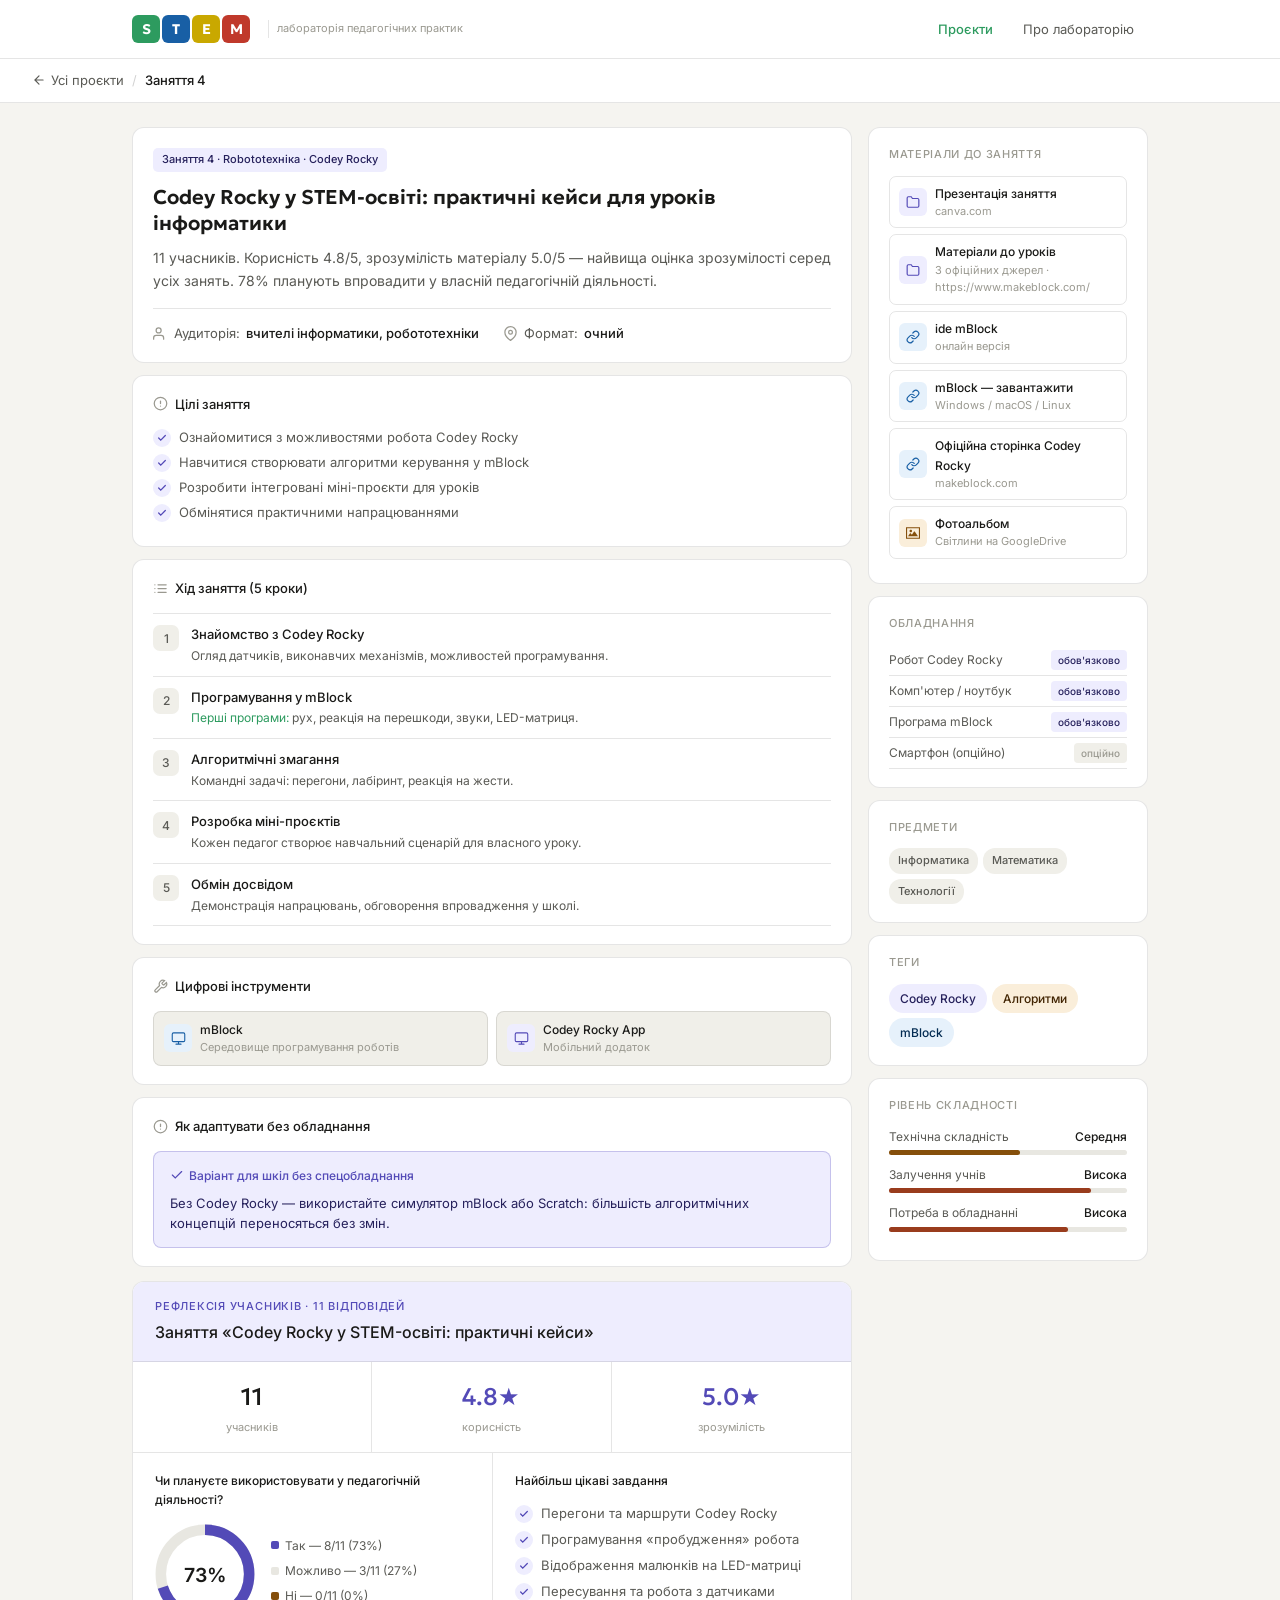
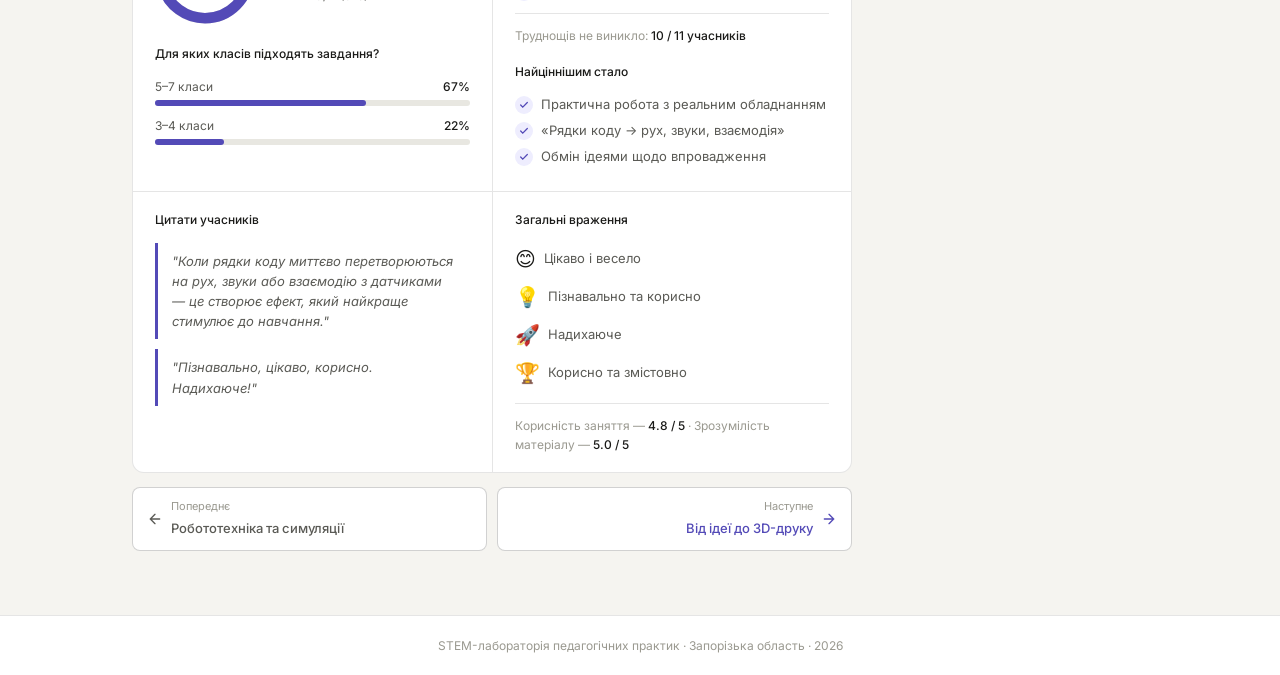
<file: projects/session-4.html>
<!DOCTYPE html>
<html lang="uk">

<head>
  <meta charset="UTF-8">
  <meta name="viewport" content="width=device-width,initial-scale=1.0">
  <title>Codey Rocky у STEM-освіті: практичні кейси для уроків інформатики — STEM-лабораторія</title>
  <link rel="preconnect" href="https://fonts.googleapis.com">
  <link
    href="https://fonts.googleapis.com/css2?family=Geologica:wght@400;500;600&family=Inter:wght@400;500&display=swap"
    rel="stylesheet">
  <link rel="stylesheet" href="../css/style.css">
</head>

<body>
  <header class="site-header">
    <nav class="nav">
      <a href="../index.html" class="logo-link">
        <div class="logo-stem">
          <div class="sl sl-s">S</div>
          <div class="sl sl-t">T</div>
          <div class="sl sl-e">E</div>
          <div class="sl sl-m">M</div>
        </div>
        <span class="logo-sub">лабораторія педагогічних практик</span>
      </a>
      <div class="nav-links">
        <a class="nav-link active" href="../index.html#projects">Проєкти</a>
        <a class="nav-link " href="../index.html#about">Про лабораторію</a>
      </div>
    </nav>
  </header>
  <div class="topbar">
    <a class="tb-link" href="../index.html">
      <svg viewBox="0 0 24 24">
        <path d="M19 12H5M12 5l-7 7 7 7" />
      </svg> Усі проєкти
    </a>
    <span style="font-size:13px;color:var(--b2)">/</span>
    <span style="font-size:13px;color:var(--t1);font-weight:500">Заняття 4</span>
  </div>

  <div class="page-wrap">
    <main>
      <div class="sec-card">
        <div
          style="display:inline-flex;align-items:center;gap:5px;font-size:11px;font-weight:500;padding:3px 9px;border-radius:5px;margin-bottom:.75rem;background:#EEEDFE;color:#26215C">
          Заняття 4 · Robototехніка · Codey Rocky</div>
        <h1
          style="font-family:'Geologica',sans-serif;font-size:20px;font-weight:600;color:var(--t1);line-height:1.3;margin-bottom:.625rem">
          Codey Rocky у STEM-освіті: практичні кейси для уроків інформатики</h1>
        <p style="font-size:14px;color:var(--t2);line-height:1.65;margin-bottom:1rem">11 учасників. Корисність 4.8/5,
          зрозумілість матеріалу 5.0/5 — найвища оцінка зрозумілості серед усіх занять. 78% планують впровадити у
          власній педагогічній діяльності.</p>
        <div style="display:flex;gap:1.5rem;flex-wrap:wrap;padding-top:.875rem;border-top:1px solid var(--b1)">
          <div style="display:flex;align-items:center;gap:6px;font-size:13px;color:var(--t2)">
            <svg width="15" height="15" viewBox="0 0 24 24" fill="none" stroke="var(--t3)" stroke-width="2"
              stroke-linecap="round">
              <path d="M17 21v-2a4 4 0 0 0-4-4H5a4 4 0 0 0-4 4v2" />
              <circle cx="9" cy="7" r="4" />
            </svg>
            Аудиторія: <b style="color:var(--t1);font-weight:500">вчителі інформатики, робототехніки</b>
          </div>

          <div style="display:flex;align-items:center;gap:6px;font-size:13px;color:var(--t2)">
            <svg width="15" height="15" viewBox="0 0 24 24" fill="none" stroke="var(--t3)" stroke-width="2"
              stroke-linecap="round">
              <path d="M21 10c0 7-9 13-9 13s-9-6-9-13a9 9 0 0 1 18 0z" />
              <circle cx="12" cy="10" r="3" />
            </svg>
            Формат: <b style="color:var(--t1);font-weight:500">очний</b>
          </div>
        </div>
      </div>
      <div class="sec-card">
        <div class="sec-ttl"><svg viewBox="0 0 24 24">
            <circle cx="12" cy="12" r="10" />
            <path d="M12 8v4M12 16h.01" />
          </svg>Цілі заняття</div>
        <div style="display:flex;align-items:flex-start;gap:8px;margin-bottom:6px">
          <div
            style="width:18px;height:18px;border-radius:50%;background:#EEEDFE;display:flex;align-items:center;justify-content:center;flex-shrink:0;margin-top:1px">
            <svg width="10" height="10" viewBox="0 0 24 24" fill="none" stroke="#534AB7" stroke-width="3"
              stroke-linecap="round">
              <polyline points="20 6 9 17 4 12" />
            </svg>
          </div><span style="font-size:13px;color:var(--t2);line-height:1.45">Ознайомитися з можливостями робота
            Codey Rocky</span>
        </div>
        <div style="display:flex;align-items:flex-start;gap:8px;margin-bottom:6px">
          <div
            style="width:18px;height:18px;border-radius:50%;background:#EEEDFE;display:flex;align-items:center;justify-content:center;flex-shrink:0;margin-top:1px">
            <svg width="10" height="10" viewBox="0 0 24 24" fill="none" stroke="#534AB7" stroke-width="3"
              stroke-linecap="round">
              <polyline points="20 6 9 17 4 12" />
            </svg>
          </div><span style="font-size:13px;color:var(--t2);line-height:1.45">Навчитися створювати алгоритми
            керування у mBlock</span>
        </div>
        <div style="display:flex;align-items:flex-start;gap:8px;margin-bottom:6px">
          <div
            style="width:18px;height:18px;border-radius:50%;background:#EEEDFE;display:flex;align-items:center;justify-content:center;flex-shrink:0;margin-top:1px">
            <svg width="10" height="10" viewBox="0 0 24 24" fill="none" stroke="#534AB7" stroke-width="3"
              stroke-linecap="round">
              <polyline points="20 6 9 17 4 12" />
            </svg>
          </div><span style="font-size:13px;color:var(--t2);line-height:1.45">Розробити інтегровані міні-проєкти
            для уроків</span>
        </div>
        <div style="display:flex;align-items:flex-start;gap:8px;margin-bottom:6px">
          <div
            style="width:18px;height:18px;border-radius:50%;background:#EEEDFE;display:flex;align-items:center;justify-content:center;flex-shrink:0;margin-top:1px">
            <svg width="10" height="10" viewBox="0 0 24 24" fill="none" stroke="#534AB7" stroke-width="3"
              stroke-linecap="round">
              <polyline points="20 6 9 17 4 12" />
            </svg>
          </div><span style="font-size:13px;color:var(--t2);line-height:1.45">Обмінятися практичними
            напрацюваннями</span>
        </div>
      </div>
      <div class="sec-card">
        <div class="sec-ttl"><svg viewBox="0 0 24 24">
            <line x1="8" y1="6" x2="21" y2="6" />
            <line x1="8" y1="12" x2="21" y2="12" />
            <line x1="8" y1="18" x2="21" y2="18" />
            <line x1="3" y1="6" x2="3.01" y2="6" />
            <line x1="3" y1="12" x2="3.01" y2="12" />
            <line x1="3" y1="18" x2="3.01" y2="18" />
          </svg>Хід заняття (5 кроки)</div>
        <div style="border-top:1px solid var(--b1)">
          <div style="display:flex;gap:12px;padding:10px 0;border-bottom:1px solid var(--b1)">
            <div
              style="width:26px;height:26px;border-radius:7px;background:var(--surf2);font-size:12px;font-weight:500;color:var(--t2);display:flex;align-items:center;justify-content:center;flex-shrink:0;margin-top:1px">
              1</div>
            <div>
              <div style="font-size:13px;font-weight:500;color:var(--t1);margin-bottom:2px">Знайомство з Codey Rocky
              </div>
              <div style="font-size:12px;color:var(--t2);line-height:1.55">Огляд датчиків, виконавчих механізмів,
                можливостей програмування.</div>
            </div>
          </div>
          <div style="display:flex;gap:12px;padding:10px 0;border-bottom:1px solid var(--b1)">
            <div
              style="width:26px;height:26px;border-radius:7px;background:var(--surf2);font-size:12px;font-weight:500;color:var(--t2);display:flex;align-items:center;justify-content:center;flex-shrink:0;margin-top:1px">
              2</div>
            <div>
              <div style="font-size:13px;font-weight:500;color:var(--t1);margin-bottom:2px">Програмування у mBlock</div>
              <div style="font-size:12px;color:var(--t2);line-height:1.55"><a class="program"
                  href="https://ide.mblock.cc/" target="_blank" rel="noopener noreferrer">Перші програми:</a> рух,
                реакція на перешкоди,
                звуки, LED-матриця.</div>
            </div>
          </div>
          <div style="display:flex;gap:12px;padding:10px 0;border-bottom:1px solid var(--b1)">
            <div
              style="width:26px;height:26px;border-radius:7px;background:var(--surf2);font-size:12px;font-weight:500;color:var(--t2);display:flex;align-items:center;justify-content:center;flex-shrink:0;margin-top:1px">
              3</div>
            <div>
              <div style="font-size:13px;font-weight:500;color:var(--t1);margin-bottom:2px">Алгоритмічні змагання</div>
              <div style="font-size:12px;color:var(--t2);line-height:1.55">Командні задачі: перегони, лабіринт, реакція
                на жести.</div>
            </div>
          </div>
          <div style="display:flex;gap:12px;padding:10px 0;border-bottom:1px solid var(--b1)">
            <div
              style="width:26px;height:26px;border-radius:7px;background:var(--surf2);font-size:12px;font-weight:500;color:var(--t2);display:flex;align-items:center;justify-content:center;flex-shrink:0;margin-top:1px">
              4</div>
            <div>
              <div style="font-size:13px;font-weight:500;color:var(--t1);margin-bottom:2px">Розробка міні-проєктів</div>
              <div style="font-size:12px;color:var(--t2);line-height:1.55">Кожен педагог створює навчальний сценарій для
                власного уроку.</div>
            </div>
          </div>
          <div style="display:flex;gap:12px;padding:10px 0;border-bottom:1px solid var(--b1)">
            <div
              style="width:26px;height:26px;border-radius:7px;background:var(--surf2);font-size:12px;font-weight:500;color:var(--t2);display:flex;align-items:center;justify-content:center;flex-shrink:0;margin-top:1px">
              5</div>
            <div>
              <div style="font-size:13px;font-weight:500;color:var(--t1);margin-bottom:2px">Обмін досвідом</div>
              <div style="font-size:12px;color:var(--t2);line-height:1.55">Демонстрація напрацювань, обговорення
                впровадження у школі.</div>
            </div>
          </div>
        </div>
      </div>
      <div class="sec-card">
        <div class="sec-ttl"><svg viewBox="0 0 24 24">
            <path
              d="M14.7 6.3a1 1 0 0 0 0 1.4l1.6 1.6a1 1 0 0 0 1.4 0l3.77-3.77a6 6 0 0 1-7.94 7.94l-6.91 6.91a2.12 2.12 0 0 1-3-3l6.91-6.91a6 6 0 0 1 7.94-7.94l-3.76 3.76z" />
          </svg>Цифрові інструменти</div>
        <div style="display:grid;grid-template-columns:1fr 1fr;gap:8px">
          <div
            style="display:flex;align-items:center;gap:8px;padding:8px 10px;border:1px solid var(--b1);border-radius:8px;background:var(--surf2)">
            <div
              style="width:28px;height:28px;border-radius:6px;background:#E6F1FB;color:#185FA5;display:flex;align-items:center;justify-content:center;flex-shrink:0">
              <svg width="15" height="15" viewBox="0 0 24 24" fill="none" stroke="currentColor" stroke-width="1.75"
                stroke-linecap="round">
                <rect x="2" y="3" width="20" height="14" rx="2" />
                <path d="M8 21h8M12 17v4" />
              </svg>
            </div>
            <div>
              <div style="font-size:12px;font-weight:500;color:var(--t1)">mBlock</div>
              <div style="font-size:11px;color:var(--t3)">Середовище програмування роботів</div>
            </div>
          </div>
          <div
            style="display:flex;align-items:center;gap:8px;padding:8px 10px;border:1px solid var(--b1);border-radius:8px;background:var(--surf2)">
            <div
              style="width:28px;height:28px;border-radius:6px;background:#EEEDFE;color:#534AB7;display:flex;align-items:center;justify-content:center;flex-shrink:0">
              <svg width="15" height="15" viewBox="0 0 24 24" fill="none" stroke="currentColor" stroke-width="1.75"
                stroke-linecap="round">
                <rect x="2" y="3" width="20" height="14" rx="2" />
                <path d="M8 21h8M12 17v4" />
              </svg>
            </div>
            <div>
              <div style="font-size:12px;font-weight:500;color:var(--t1)">Codey Rocky App</div>
              <div style="font-size:11px;color:var(--t3)">Мобільний додаток</div>
            </div>
          </div>
        </div>
      </div>
      <div class="sec-card">
        <div class="sec-ttl"><svg viewBox="0 0 24 24">
            <circle cx="12" cy="12" r="10" />
            <path d="M12 8v4M12 16h.01" />
          </svg>Як адаптувати без обладнання</div>
        <div style="background:#EEEDFE;border:1px solid #534AB744;border-radius:var(--rs);padding:.875rem 1rem">
          <div
            style="font-size:12px;font-weight:500;color:#534AB7;margin-bottom:.5rem;display:flex;align-items:center;gap:5px">
            <svg width="14" height="14" viewBox="0 0 24 24" fill="none" stroke="currentColor" stroke-width="2"
              stroke-linecap="round">
              <polyline points="20 6 9 17 4 12" />
            </svg>Варіант для шкіл без спецобладнання
          </div>
          <div style="font-size:13px;color:#26215C;line-height:1.55">Без Codey Rocky — використайте симулятор mBlock або
            Scratch: більшість алгоритмічних концепцій переносяться без змін.</div>
        </div>
      </div>
      <div class="refl-wrap">
        <div class="refl-header" style="background:#EEEDFE">
          <div class="refl-label" style="color:#534AB7">Рефлексія учасників · 11 відповідей</div>
          <div class="refl-title">Заняття «Codey Rocky у STEM-освіті: практичні кейси»</div>
        </div>
        <div class="refl-kpi">
          <div class="refl-kpi-item">
            <div class="refl-kpi-num" style="color:var(--t1)">11</div>
            <div class="refl-kpi-lbl">учасників</div>
          </div>
          <div class="refl-kpi-item">
            <div class="refl-kpi-num" style="color:#534AB7">4.8★</div>
            <div class="refl-kpi-lbl">корисність</div>
          </div>
          <div class="refl-kpi-item">
            <div class="refl-kpi-num" style="color:#534AB7">5.0★</div>
            <div class="refl-kpi-lbl">зрозумілість</div>
          </div>
        </div>
        <div class="refl-body">
          <div>
            <div class="refl-section-title">Чи плануєте використовувати у педагогічній діяльності?</div>
            <div style="display:flex;align-items:center;gap:16px;margin-bottom:1.25rem">
              <svg width="100" height="100" viewBox="0 0 36 36">
                <circle r="15.9" cx="18" cy="18" fill="none" stroke="var(--surf3)" stroke-width="3.8" />
                <circle r="15.9" cx="18" cy="18" fill="none" stroke="#534AB7" stroke-width="3.8"
                  stroke-dasharray="95 100" stroke-dashoffset="25" transform="rotate(-90 18 18)" />
                <text x="18" y="21" text-anchor="middle" font-size="7" font-weight="600" fill="var(--t1)">73%</text>
              </svg>
              <div>
                <div class="refl-legend-item">
                  <div class="refl-legend-dot" style="background:#534AB7"></div>Так — 8/11 (73%)
                </div>
                <div class="refl-legend-item">
                  <div class="refl-legend-dot" style="background:var(--surf3)"></div>Можливо — 3/11 (27%)
                </div>
                <div class="refl-legend-item">
                  <div class="refl-legend-dot" style="background:var(--amber-m)"></div>Ні — 0/11 (0%)
                </div>
              </div>
            </div>
            <div class="refl-section-title">Для яких класів підходять завдання?</div>

            <div class="refl-bar-row">
              <div class="refl-bar-labels"><span>5–7 класи</span><span>67%</span></div>
              <div class="refl-bar-track">
                <div class="refl-bar-fill" style="width:67%;background:#534AB7"></div>
              </div>
            </div>
            <div class="refl-bar-row">
              <div class="refl-bar-labels"><span>3–4 класи</span><span>22%</span></div>
              <div class="refl-bar-track">
                <div class="refl-bar-fill" style="width:22%;background:#534AB7"></div>
              </div>
            </div>
          </div>
          <div>
            <div class="refl-section-title">Найбільш цікаві завдання</div>
            <div class="refl-check-item">
              <div class="refl-check-dot" style="background:#EEEDFE"><svg viewBox="0 0 24 24" fill="none"
                  stroke="#534AB7" stroke-width="3" stroke-linecap="round">
                  <polyline points="20 6 9 17 4 12" />
                </svg></div>
              <div class="refl-check-text">Перегони та маршрути Codey Rocky</div>
            </div>
            <div class="refl-check-item">
              <div class="refl-check-dot" style="background:#EEEDFE"><svg viewBox="0 0 24 24" fill="none"
                  stroke="#534AB7" stroke-width="3" stroke-linecap="round">
                  <polyline points="20 6 9 17 4 12" />
                </svg></div>
              <div class="refl-check-text">Програмування «пробудження» робота</div>
            </div>
            <div class="refl-check-item">
              <div class="refl-check-dot" style="background:#EEEDFE"><svg viewBox="0 0 24 24" fill="none"
                  stroke="#534AB7" stroke-width="3" stroke-linecap="round">
                  <polyline points="20 6 9 17 4 12" />
                </svg></div>
              <div class="refl-check-text">Відображення малюнків на LED-матриці</div>
            </div>
            <div class="refl-check-item">
              <div class="refl-check-dot" style="background:#EEEDFE"><svg viewBox="0 0 24 24" fill="none"
                  stroke="#534AB7" stroke-width="3" stroke-linecap="round">
                  <polyline points="20 6 9 17 4 12" />
                </svg></div>
              <div class="refl-check-text">Пересування та робота з датчиками</div>
            </div>
            <div class="refl-note">Труднощів не виникло: <strong>10 / 11 учасників</strong></div>
            <div class="refl-section-title" style="margin-top:1rem">Найціннішим стало</div>
            <div class="refl-check-item">
              <div class="refl-check-dot" style="background:#EEEDFE"><svg viewBox="0 0 24 24" fill="none"
                  stroke="#534AB7" stroke-width="3" stroke-linecap="round">
                  <polyline points="20 6 9 17 4 12" />
                </svg></div>
              <div class="refl-check-text">Практична робота з реальним обладнанням</div>
            </div>
            <div class="refl-check-item">
              <div class="refl-check-dot" style="background:#EEEDFE"><svg viewBox="0 0 24 24" fill="none"
                  stroke="#534AB7" stroke-width="3" stroke-linecap="round">
                  <polyline points="20 6 9 17 4 12" />
                </svg></div>
              <div class="refl-check-text">«Рядки коду → рух, звуки, взаємодія»</div>
            </div>
            <div class="refl-check-item">
              <div class="refl-check-dot" style="background:#EEEDFE"><svg viewBox="0 0 24 24" fill="none"
                  stroke="#534AB7" stroke-width="3" stroke-linecap="round">
                  <polyline points="20 6 9 17 4 12" />
                </svg></div>
              <div class="refl-check-text">Обмін ідеями щодо впровадження</div>
            </div>
          </div>
        </div>
        <div class="refl-footer">
          <div>
            <div class="refl-section-title">Цитати учасників</div>
            <div
              style="border-left:3px solid #534AB7;padding:.5rem .875rem;margin-bottom:.625rem;font-size:13px;color:var(--t2);font-style:italic;line-height:1.55">
              "Коли рядки коду миттєво перетворюються на рух, звуки або взаємодію з датчиками — це створює ефект, який
              найкраще стимулює до навчання."</div>
            <div
              style="border-left:3px solid #534AB7;padding:.5rem .875rem;font-size:13px;color:var(--t2);font-style:italic;line-height:1.55">
              "Пізнавально, цікаво, корисно. Надихаюче!"</div>
          </div>
          <div>
            <div class="refl-section-title">Загальні враження</div>
            <div style="display:flex;flex-direction:column;gap:6px">
              <div style="display:flex;align-items:center;gap:8px"><span style="font-size:20px">😊</span><span
                  style="font-size:13px;color:var(--t2)">Цікаво і весело</span></div>
              <div style="display:flex;align-items:center;gap:8px"><span style="font-size:20px">💡</span><span
                  style="font-size:13px;color:var(--t2)">Пізнавально та корисно</span></div>
              <div style="display:flex;align-items:center;gap:8px"><span style="font-size:20px">🚀</span><span
                  style="font-size:13px;color:var(--t2)">Надихаюче</span></div>
              <div style="display:flex;align-items:center;gap:8px"><span style="font-size:20px">🏆</span><span
                  style="font-size:13px;color:var(--t2)">Корисно та змістовно</span></div>
            </div>
            <div class="refl-note" style="margin-top:.875rem">Корисність заняття — <strong>4.8 / 5</strong> ·
              Зрозумілість матеріалу — <strong>5.0 / 5</strong></div>
          </div>
        </div>
      </div>
      <div style="display:flex;gap:10px;margin-top:14px"><a href="session-3.html"
          style="flex:1;display:flex;align-items:center;gap:8px;padding:10px 14px;border:1px solid var(--b2);border-radius:var(--rs);background:var(--surf);text-decoration:none;color:var(--t2);transition:all .15s"
          onmouseover="this.style.background='#EEEDFE'" onmouseout="this.style.background='#fff'"><svg width="16"
            height="16" viewBox="0 0 24 24" fill="none" stroke="currentColor" stroke-width="2" stroke-linecap="round">
            <path d="M19 12H5M12 5l-7 7 7 7" />
          </svg>
          <div><span style="font-size:11px;color:var(--t3);display:block">Попереднє</span><span
              style="font-size:13px;font-weight:500">Робототехніка та симуляції</span></div>
        </a><a href="session-5.html"
          style="flex:1;display:flex;align-items:center;justify-content:flex-end;gap:8px;padding:10px 14px;border:1px solid var(--b2);border-radius:var(--rs);background:var(--surf);text-decoration:none;color:#534AB7;font-weight:500;transition:all .15s"
          onmouseover="this.style.background='#EEEDFE'" onmouseout="this.style.background='#fff'">
          <div style="text-align:right"><span
              style="font-size:11px;color:var(--t3);display:block;font-weight:400">Наступне</span><span
              style="font-size:13px">Від ідеї до 3D-друку</span></div><svg width="16" height="16" viewBox="0 0 24 24"
            fill="none" stroke="currentColor" stroke-width="2" stroke-linecap="round">
            <path d="M5 12h14M12 5l7 7-7 7" />
          </svg>
        </a></div>
    </main>
    <aside>
      <div class="sec-card">
        <div class="side-ttl">Матеріали до заняття</div><a href="https://canva.link/fwyim15fb2bfi26" target="_blank"
          rel="noopener"
          style="display:flex;align-items:center;gap:8px;padding:7px 9px;border:1px solid var(--b1);border-radius:7px;text-decoration:none;margin-bottom:6px;transition:border-color .15s"
          onmouseover="this.style.borderColor='#534AB7'" onmouseout="this.style.borderColor='rgba(0,0,0,.10)'">
          <div
            style="width:28px;height:28px;border-radius:6px;background:#EEEDFE;color:#534AB7;display:flex;align-items:center;justify-content:center;flex-shrink:0">
            <svg width="14" height="14" viewBox="0 0 24 24" fill="none" stroke="currentColor" stroke-width="2"
              stroke-linecap="round">
              <path d="M22 19a2 2 0 0 1-2 2H4a2 2 0 0 1-2-2V5a2 2 0 0 1 2-2h5l2 3h9a2 2 0 0 1 2 2z" />
            </svg>
          </div>
          <div>
            <div style="font-size:12px;font-weight:500;color:var(--t1)">Презентація заняття</div>
            <div style="font-size:11px;color:var(--t3)">canva.com</div>
          </div>
        </a><a href="https://drive.google.com/drive/folders/1xfOQHQ0prBK47dgJwoxjeIDC4s94OC9n?usp=sharing"
          target="_blank" rel="noopener"
          style="display:flex;align-items:center;gap:8px;padding:7px 9px;border:1px solid var(--b1);border-radius:7px;text-decoration:none;margin-bottom:6px;transition:border-color .15s"
          onmouseover="this.style.borderColor='#534AB7'" onmouseout="this.style.borderColor='rgba(0,0,0,.10)'">
          <div
            style="width:28px;height:28px;border-radius:6px;background:#EEEDFE;color:#534AB7;display:flex;align-items:center;justify-content:center;flex-shrink:0">
            <svg width="14" height="14" viewBox="0 0 24 24" fill="none" stroke="currentColor" stroke-width="2"
              stroke-linecap="round">
              <path d="M22 19a2 2 0 0 1-2 2H4a2 2 0 0 1-2-2V5a2 2 0 0 1 2-2h5l2 3h9a2 2 0 0 1 2 2z" />
            </svg>
          </div>
          <div>
            <div style="font-size:12px;font-weight:500;color:var(--t1)">Матеріали до уроків</div>
            <div style="font-size:11px;color:var(--t3)">З офіційних джерел ·
              https://www.makeblock.com/</div>
          </div>
        </a><a href="https://ide.mblock.cc/" target="_blank" rel="noopener"
          style="display:flex;align-items:center;gap:8px;padding:7px 9px;border:1px solid var(--b1);border-radius:7px;text-decoration:none;margin-bottom:6px;transition:border-color .15s"
          onmouseover="this.style.borderColor='#534AB7'" onmouseout="this.style.borderColor='rgba(0,0,0,.10)'">
          <div
            style="width:28px;height:28px;border-radius:6px;background:#E6F1FB;color:#185FA5;display:flex;align-items:center;justify-content:center;flex-shrink:0">
            <svg width="14" height="14" viewBox="0 0 24 24" fill="none" stroke="currentColor" stroke-width="2"
              stroke-linecap="round">
              <path d="M10 13a5 5 0 0 0 7.54.54l3-3a5 5 0 0 0-7.07-7.07l-1.72 1.71" />
              <path d="M14 11a5 5 0 0 0-7.54-.54l-3 3a5 5 0 0 0 7.07 7.07l1.71-1.71" />
            </svg>
          </div>
          <div>
            <div style="font-size:12px;font-weight:500;color:var(--t1)">ide mBlock </div>
            <div style="font-size:11px;color:var(--t3)">онлайн версія</div>
          </div>
        </a><a href="https://mblock.cc/pages/downloads" target="_blank" rel="noopener"
          style="display:flex;align-items:center;gap:8px;padding:7px 9px;border:1px solid var(--b1);border-radius:7px;text-decoration:none;margin-bottom:6px;transition:border-color .15s"
          onmouseover="this.style.borderColor='#534AB7'" onmouseout="this.style.borderColor='rgba(0,0,0,.10)'">
          <div
            style="width:28px;height:28px;border-radius:6px;background:#E6F1FB;color:#185FA5;display:flex;align-items:center;justify-content:center;flex-shrink:0">
            <svg width="14" height="14" viewBox="0 0 24 24" fill="none" stroke="currentColor" stroke-width="2"
              stroke-linecap="round">
              <path d="M10 13a5 5 0 0 0 7.54.54l3-3a5 5 0 0 0-7.07-7.07l-1.72 1.71" />
              <path d="M14 11a5 5 0 0 0-7.54-.54l-3 3a5 5 0 0 0 7.07 7.07l1.71-1.71" />
            </svg>
          </div>
          <div>
            <div style="font-size:12px;font-weight:500;color:var(--t1)">mBlock — завантажити</div>
            <div style="font-size:11px;color:var(--t3)">Windows / macOS / Linux</div>
          </div>
        </a><a href="https://www.makeblock.com/steam-kits/codey-rocky" target="_blank" rel="noopener"
          style="display:flex;align-items:center;gap:8px;padding:7px 9px;border:1px solid var(--b1);border-radius:7px;text-decoration:none;margin-bottom:6px;transition:border-color .15s"
          onmouseover="this.style.borderColor='#534AB7'" onmouseout="this.style.borderColor='rgba(0,0,0,.10)'">
          <div
            style="width:28px;height:28px;border-radius:6px;background:#E6F1FB;color:#185FA5;display:flex;align-items:center;justify-content:center;flex-shrink:0">
            <svg width="14" height="14" viewBox="0 0 24 24" fill="none" stroke="currentColor" stroke-width="2"
              stroke-linecap="round">
              <path d="M10 13a5 5 0 0 0 7.54.54l3-3a5 5 0 0 0-7.07-7.07l-1.72 1.71" />
              <path d="M14 11a5 5 0 0 0-7.54-.54l-3 3a5 5 0 0 0 7.07 7.07l1.71-1.71" />
            </svg>
          </div>
          <div>
            <div style="font-size:12px;font-weight:500;color:var(--t1)">Офіційна сторінка Codey Rocky</div>
            <div style="font-size:11px;color:var(--t3)">makeblock.com</div>
          </div>
        </a><a href="https://photos.app.goo.gl/u5xwY1Co6SgP7ogg9" target="_blank" rel="noopener"
          style="display:flex;align-items:center;gap:8px;padding:7px 9px;border:1px solid var(--b1);border-radius:7px;text-decoration:none;margin-bottom:6px;transition:border-color .15s"
          onmouseover="this.style.borderColor='#993C1D'" onmouseout="this.style.borderColor='rgba(0,0,0,.10)'">
          <div
            style="width:28px;height:28px;border-radius:6px;background:#FAEEDA;color:#854F0B;display:flex;align-items:center;justify-content:center;flex-shrink:0">
            <svg height="14px" width="14px" viewBox="0 0 512 512">
              <style type="text/css">
                .st0 {
                  fill: #854F0B;
                }
              </style>
              <g>
                <path class="st0" d="M0,45.178v421.644h512V45.178H0z M471.841,426.662H40.159V85.329h431.682V426.662z">
                </path>
                <path class="st0"
                  d="M326.128,207.728c-4.148-6.289-11.183-10.077-18.72-10.069c-7.544,0.007-14.57,3.803-18.71,10.1 l-72.226,109.914l-39.862-45.178c-4.619-5.238-11.426-8.022-18.397-7.52c-6.971,0.486-13.308,4.211-17.142,10.053L74.17,376.96 h363.659L326.128,207.728z">
                </path>
                <path class="st0"
                  d="M174.972,230.713c25.102,0,45.453-20.35,45.453-45.461c0-25.102-20.35-45.452-45.453-45.452 c-25.11,0-45.46,20.35-45.46,45.452C129.511,210.363,149.862,230.713,174.972,230.713z">
                </path>
              </g>
            </svg>

          </div>
          <div>
            <div style="font-size:12px;font-weight:500;color:var(--t1)">Фотоальбом</div>
            <div style="font-size:11px;color:var(--t3)">Світлини на GoogleDrive</div>
          </div>
        </a>
      </div>
      <div class="sec-card">
        <div class="side-ttl">Обладнання</div>
        <div
          style="display:flex;align-items:center;justify-content:space-between;font-size:12px;padding:5px 0;border-bottom:1px solid var(--b1)">
          <span style="color:var(--t2)">Робот Codey Rocky</span><span
            style="font-size:10px;font-weight:500;padding:2px 7px;border-radius:4px;background:#EEEDFE;color:#26215C">обов'язково</span>
        </div>
        <div
          style="display:flex;align-items:center;justify-content:space-between;font-size:12px;padding:5px 0;border-bottom:1px solid var(--b1)">
          <span style="color:var(--t2)">Комп'ютер / ноутбук</span><span
            style="font-size:10px;font-weight:500;padding:2px 7px;border-radius:4px;background:#EEEDFE;color:#26215C">обов'язково</span>
        </div>
        <div
          style="display:flex;align-items:center;justify-content:space-between;font-size:12px;padding:5px 0;border-bottom:1px solid var(--b1)">
          <span style="color:var(--t2)">Програма mBlock</span><span
            style="font-size:10px;font-weight:500;padding:2px 7px;border-radius:4px;background:#EEEDFE;color:#26215C">обов'язково</span>
        </div>
        <div
          style="display:flex;align-items:center;justify-content:space-between;font-size:12px;padding:5px 0;border-bottom:1px solid var(--b1)">
          <span style="color:var(--t2)">Смартфон (опційно)</span><span
            style="font-size:10px;font-weight:500;padding:2px 7px;border-radius:4px;background:var(--surf2);color:var(--t3)">опційно</span>
        </div>
      </div>
      <div class="sec-card">
        <div class="side-ttl">Предмети</div>
        <div style="display:flex;flex-wrap:wrap;gap:5px"><span
            style="font-size:11px;font-weight:500;padding:4px 9px;border-radius:12px;background:var(--surf2);color:var(--t2)">Інформатика</span>
          <span
            style="font-size:11px;font-weight:500;padding:4px 9px;border-radius:12px;background:var(--surf2);color:var(--t2)">Математика</span>
          <span
            style="font-size:11px;font-weight:500;padding:4px 9px;border-radius:12px;background:var(--surf2);color:var(--t2)">Технології</span>
        </div>
      </div>
      <div class="sec-card">
        <div class="side-ttl">Теги</div>
        <div style="display:flex;flex-wrap:wrap;gap:5px"><span
            style="font-size:12px;font-weight:500;padding:5px 11px;border-radius:20px;background:#EEEDFE;color:#26215C">Codey
            Rocky</span> <span
            style="font-size:12px;font-weight:500;padding:5px 11px;border-radius:20px;background:#FAEEDA;color:#412402">Алгоритми</span>
          <span
            style="font-size:12px;font-weight:500;padding:5px 11px;border-radius:20px;background:#E6F1FB;color:#042C53">mBlock</span>
        </div>
      </div>
      <div class="sec-card">
        <div class="side-ttl">Рівень складності</div>
        <div style="display:flex;justify-content:space-between;font-size:12px;color:var(--t2);margin-bottom:4px">
          <span>Технічна складність</span><span style="font-weight:500;color:var(--t1)">Середня</span>
        </div>
        <div style="height:5px;background:var(--surf3);border-radius:3px;margin-bottom:10px">
          <div style="width:55%;height:100%;background:var(--amber-m);border-radius:3px"></div>
        </div>
        <div style="display:flex;justify-content:space-between;font-size:12px;color:var(--t2);margin-bottom:4px">
          <span>Залучення учнів</span><span style="font-weight:500;color:var(--t1)">Висока</span>
        </div>
        <div style="height:5px;background:var(--surf3);border-radius:3px;margin-bottom:10px">
          <div style="width:85%;height:100%;background:var(--coral-m);border-radius:3px"></div>
        </div>
        <div style="display:flex;justify-content:space-between;font-size:12px;color:var(--t2);margin-bottom:4px">
          <span>Потреба в обладнанні</span><span style="font-weight:500;color:var(--t1)">Висока</span>
        </div>
        <div style="height:5px;background:var(--surf3);border-radius:3px;margin-bottom:10px">
          <div style="width:75%;height:100%;background:var(--coral-m);border-radius:3px"></div>
        </div>
      </div>
    </aside>
  </div>
  <footer class="site-footer">
    <p>STEM-лабораторія педагогічних практик · Запорізька область · 2026</p>
  </footer>
  <script src="../js/projects.js"></script>
  <script src="../js/main.js"></script>
</body>

</html>
</file>
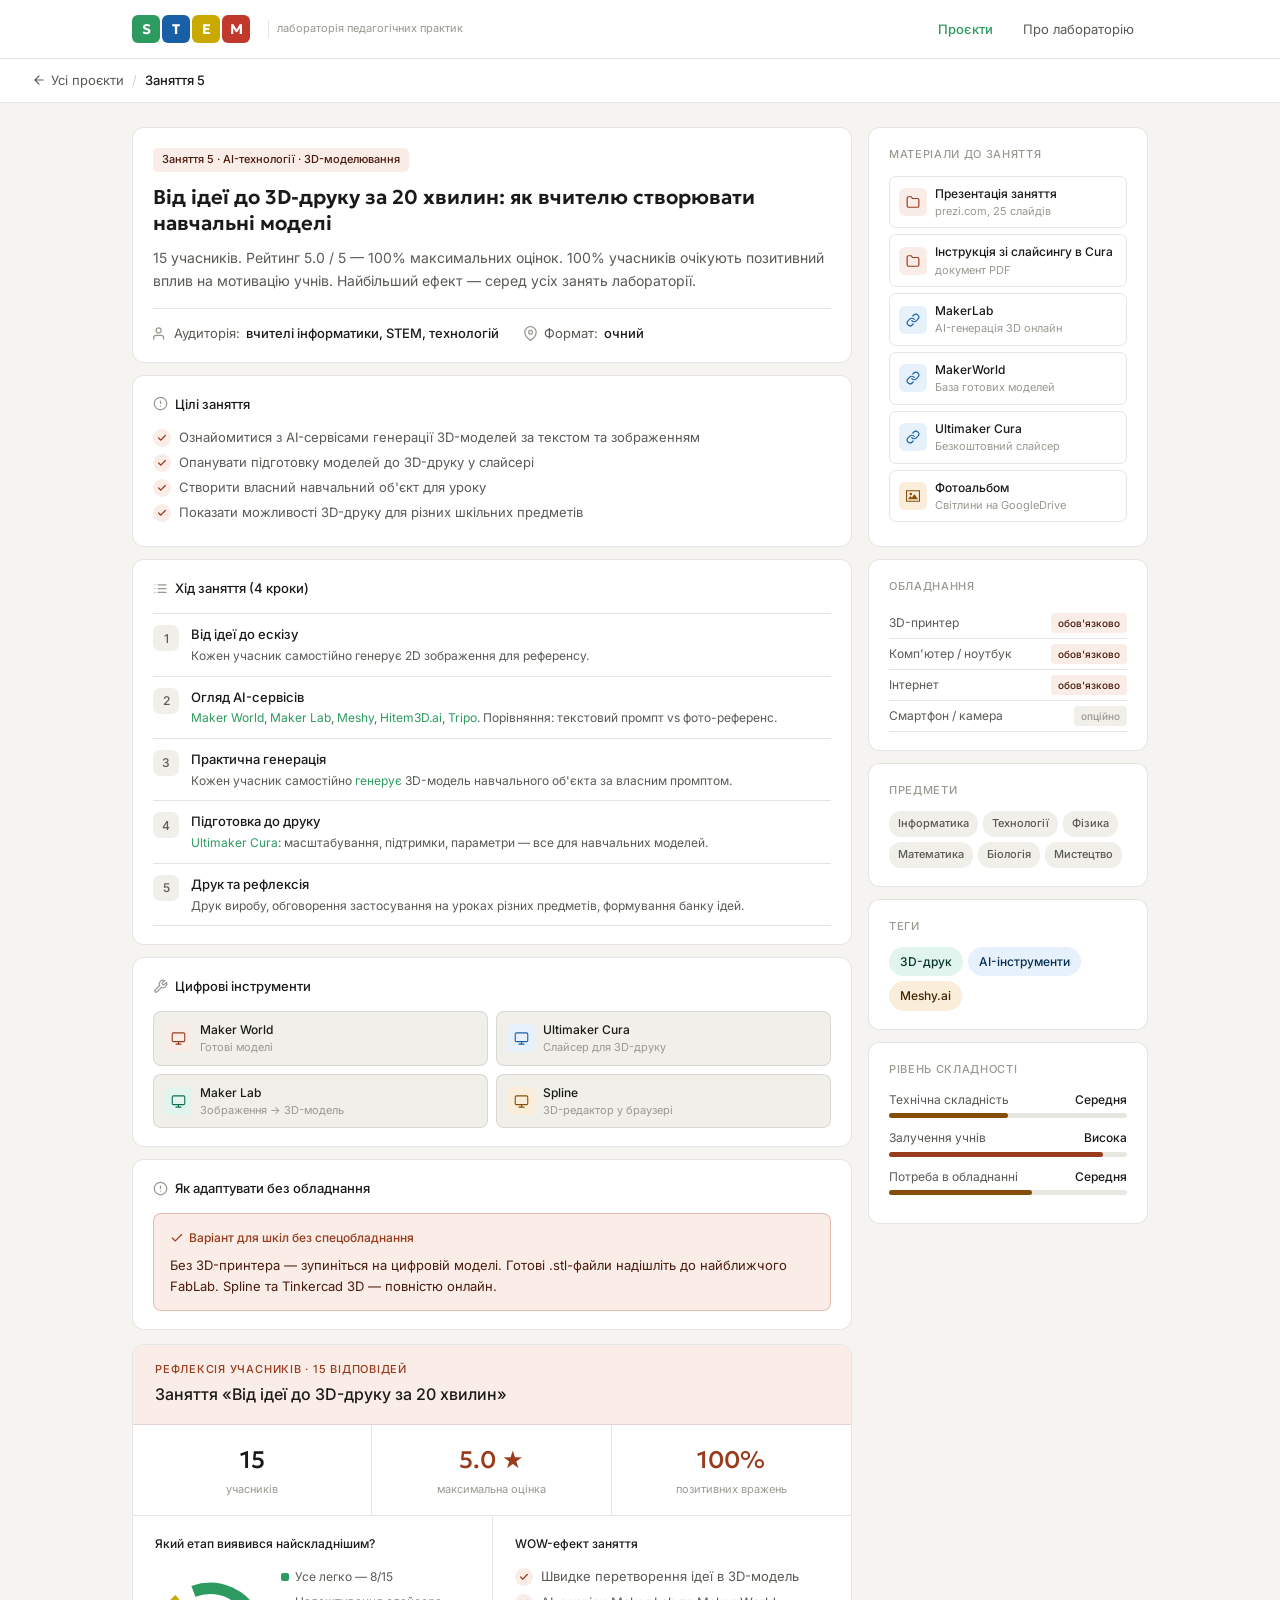
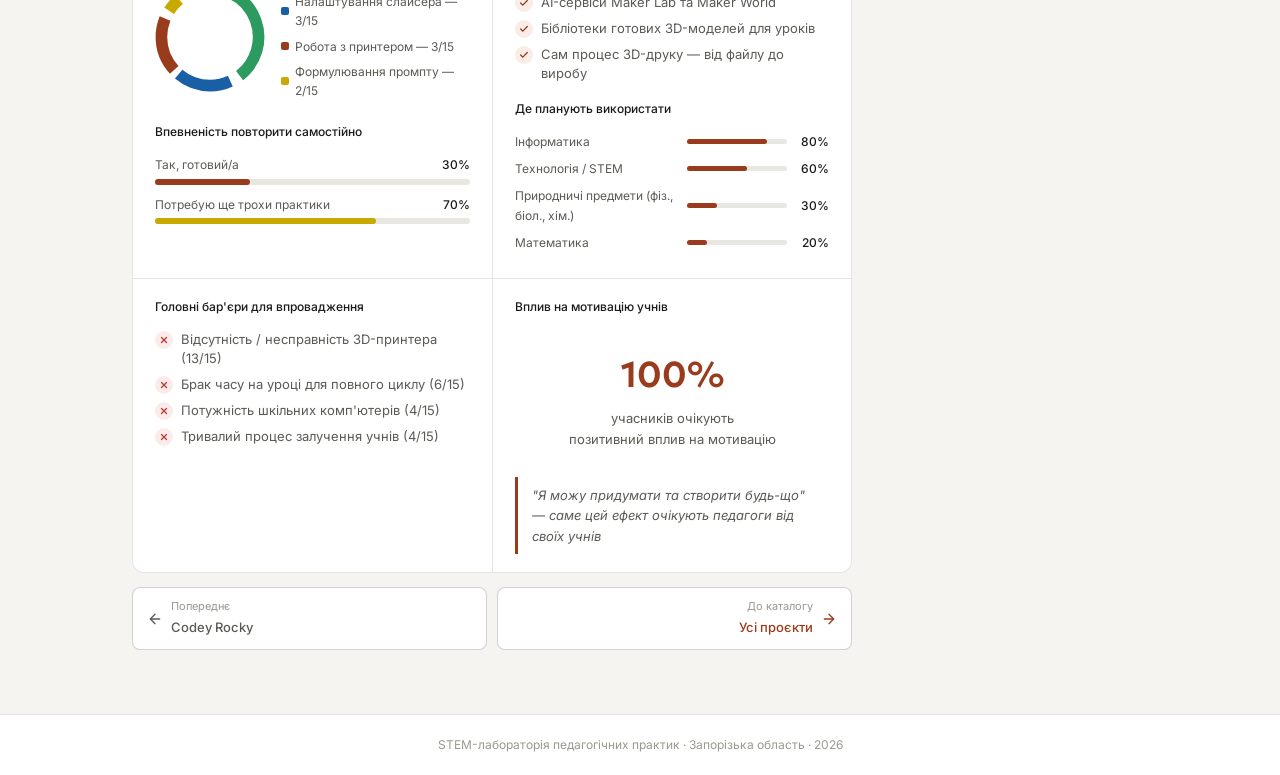
<file: projects/session-5.html>
<!DOCTYPE html>
<html lang="uk">

<head>
  <meta charset="UTF-8">
  <meta name="viewport" content="width=device-width,initial-scale=1.0">
  <title>Від ідеї до 3D-друку за 20 хвилин: як вчителю створювати навчальні моделі — STEM-лабораторія</title>
  <link rel="preconnect" href="https://fonts.googleapis.com">
  <link
    href="https://fonts.googleapis.com/css2?family=Geologica:wght@400;500;600&family=Inter:wght@400;500&display=swap"
    rel="stylesheet">
  <link rel="stylesheet" href="../css/style.css">
</head>

<body>
  <header class="site-header">
    <nav class="nav">
      <a href="../index.html" class="logo-link">
        <div class="logo-stem">
          <div class="sl sl-s">S</div>
          <div class="sl sl-t">T</div>
          <div class="sl sl-e">E</div>
          <div class="sl sl-m">M</div>
        </div>
        <span class="logo-sub">лабораторія педагогічних практик</span>
      </a>
      <div class="nav-links">
        <a class="nav-link active" href="../index.html#projects">Проєкти</a>
        <a class="nav-link " href="../index.html#about">Про лабораторію</a>
      </div>
    </nav>
  </header>
  <div class="topbar">
    <a class="tb-link" href="../index.html">
      <svg viewBox="0 0 24 24">
        <path d="M19 12H5M12 5l-7 7 7 7" />
      </svg> Усі проєкти
    </a>
    <span style="font-size:13px;color:var(--b2)">/</span>
    <span style="font-size:13px;color:var(--t1);font-weight:500">Заняття 5</span>
  </div>

  <div class="page-wrap">
    <main>
      <div class="sec-card">
        <div
          style="display:inline-flex;align-items:center;gap:5px;font-size:11px;font-weight:500;padding:3px 9px;border-radius:5px;margin-bottom:.75rem;background:#FAECE7;color:#4A1B0C">
          Заняття 5 · AI-технології · 3D-моделювання</div>
        <h1
          style="font-family:'Geologica',sans-serif;font-size:20px;font-weight:600;color:var(--t1);line-height:1.3;margin-bottom:.625rem">
          Від ідеї до 3D-друку за 20 хвилин: як вчителю створювати навчальні моделі</h1>
        <p style="font-size:14px;color:var(--t2);line-height:1.65;margin-bottom:1rem">15 учасників. Рейтинг 5.0 / 5 —
          100% максимальних оцінок. 100% учасників очікують позитивний вплив на мотивацію учнів. Найбільший ефект —
          серед усіх занять лабораторії.</p>
        <div style="display:flex;gap:1.5rem;flex-wrap:wrap;padding-top:.875rem;border-top:1px solid var(--b1)">
          <div style="display:flex;align-items:center;gap:6px;font-size:13px;color:var(--t2)">
            <svg width="15" height="15" viewBox="0 0 24 24" fill="none" stroke="var(--t3)" stroke-width="2"
              stroke-linecap="round">
              <path d="M17 21v-2a4 4 0 0 0-4-4H5a4 4 0 0 0-4 4v2" />
              <circle cx="9" cy="7" r="4" />
            </svg>
            Аудиторія: <b style="color:var(--t1);font-weight:500">вчителі інформатики, STEM, технологій</b>
          </div>

          <div style="display:flex;align-items:center;gap:6px;font-size:13px;color:var(--t2)">
            <svg width="15" height="15" viewBox="0 0 24 24" fill="none" stroke="var(--t3)" stroke-width="2"
              stroke-linecap="round">
              <path d="M21 10c0 7-9 13-9 13s-9-6-9-13a9 9 0 0 1 18 0z" />
              <circle cx="12" cy="10" r="3" />
            </svg>
            Формат: <b style="color:var(--t1);font-weight:500">очний</b>
          </div>
        </div>
      </div>
      <div class="sec-card">
        <div class="sec-ttl"><svg viewBox="0 0 24 24">
            <circle cx="12" cy="12" r="10" />
            <path d="M12 8v4M12 16h.01" />
          </svg>Цілі заняття</div>
        <div style="display:flex;align-items:flex-start;gap:8px;margin-bottom:6px">
          <div
            style="width:18px;height:18px;border-radius:50%;background:#FAECE7;display:flex;align-items:center;justify-content:center;flex-shrink:0;margin-top:1px">
            <svg width="10" height="10" viewBox="0 0 24 24" fill="none" stroke="#993C1D" stroke-width="3"
              stroke-linecap="round">
              <polyline points="20 6 9 17 4 12" />
            </svg>
          </div><span style="font-size:13px;color:var(--t2);line-height:1.45">Ознайомитися з AI-сервісами
            генерації 3D-моделей за текстом та зображенням</span>
        </div>
        <div style="display:flex;align-items:flex-start;gap:8px;margin-bottom:6px">
          <div
            style="width:18px;height:18px;border-radius:50%;background:#FAECE7;display:flex;align-items:center;justify-content:center;flex-shrink:0;margin-top:1px">
            <svg width="10" height="10" viewBox="0 0 24 24" fill="none" stroke="#993C1D" stroke-width="3"
              stroke-linecap="round">
              <polyline points="20 6 9 17 4 12" />
            </svg>
          </div><span style="font-size:13px;color:var(--t2);line-height:1.45">Опанувати підготовку моделей до
            3D-друку у слайсері</span>
        </div>
        <div style="display:flex;align-items:flex-start;gap:8px;margin-bottom:6px">
          <div
            style="width:18px;height:18px;border-radius:50%;background:#FAECE7;display:flex;align-items:center;justify-content:center;flex-shrink:0;margin-top:1px">
            <svg width="10" height="10" viewBox="0 0 24 24" fill="none" stroke="#993C1D" stroke-width="3"
              stroke-linecap="round">
              <polyline points="20 6 9 17 4 12" />
            </svg>
          </div><span style="font-size:13px;color:var(--t2);line-height:1.45">Створити власний навчальний об'єкт
            для уроку</span>
        </div>
        <div style="display:flex;align-items:flex-start;gap:8px;margin-bottom:6px">
          <div
            style="width:18px;height:18px;border-radius:50%;background:#FAECE7;display:flex;align-items:center;justify-content:center;flex-shrink:0;margin-top:1px">
            <svg width="10" height="10" viewBox="0 0 24 24" fill="none" stroke="#993C1D" stroke-width="3"
              stroke-linecap="round">
              <polyline points="20 6 9 17 4 12" />
            </svg>
          </div><span style="font-size:13px;color:var(--t2);line-height:1.45">Показати можливості 3D-друку для
            різних шкільних предметів</span>
        </div>
      </div>
      <div class="sec-card">
        <div class="sec-ttl"><svg viewBox="0 0 24 24">
            <line x1="8" y1="6" x2="21" y2="6" />
            <line x1="8" y1="12" x2="21" y2="12" />
            <line x1="8" y1="18" x2="21" y2="18" />
            <line x1="3" y1="6" x2="3.01" y2="6" />
            <line x1="3" y1="12" x2="3.01" y2="12" />
            <line x1="3" y1="18" x2="3.01" y2="18" />
          </svg>Хід заняття (4 кроки)</div>
        <div style="border-top:1px solid var(--b1)">
          <div style="display:flex;gap:12px;padding:10px 0;border-bottom:1px solid var(--b1)">
            <div
              style="width:26px;height:26px;border-radius:7px;background:var(--surf2);font-size:12px;font-weight:500;color:var(--t2);display:flex;align-items:center;justify-content:center;flex-shrink:0;margin-top:1px">
              1</div>
            <div>
              <div style="font-size:13px;font-weight:500;color:var(--t1);margin-bottom:2px">Від ідеї до ескізу</div>
              <div style="font-size:12px;color:var(--t2);line-height:1.55">Кожен учасник самостійно генерує 2D
                зображення для референсу.</div>
            </div>
          </div>
          <div style="display:flex;gap:12px;padding:10px 0;border-bottom:1px solid var(--b1)">
            <div
              style="width:26px;height:26px;border-radius:7px;background:var(--surf2);font-size:12px;font-weight:500;color:var(--t2);display:flex;align-items:center;justify-content:center;flex-shrink:0;margin-top:1px">
              2</div>
            <div>
              <div style="font-size:13px;font-weight:500;color:var(--t1);margin-bottom:2px">Огляд AI-сервісів</div>
              <div style="font-size:12px;color:var(--t2);line-height:1.55"><a class="program"
                  href="https://makerworld.com/uk/3d-models" target="_blank">Maker World</a>, <a class="program"
                  href="https://makerworld.com/uk/makerlab" target="_blank">Maker Lab</a>, <a class="program"
                  href="https://meshy.ai/" target="_blank">Meshy</a>, <a class="program" href="https://hitem3d.ai/"
                  target="_blank">Hitem3D.ai</a>, <a class="program" href="https://tripo3d.ai/"
                  target="_blank">Tripo</a>.
                Порівняння: текстовий промпт vs фото-референс.</div>
            </div>
          </div>
          <div style="display:flex;gap:12px;padding:10px 0;border-bottom:1px solid var(--b1)">
            <div
              style="width:26px;height:26px;border-radius:7px;background:var(--surf2);font-size:12px;font-weight:500;color:var(--t2);display:flex;align-items:center;justify-content:center;flex-shrink:0;margin-top:1px">
              3</div>
            <div>
              <div style="font-size:13px;font-weight:500;color:var(--t1);margin-bottom:2px">Практична генерація</div>
              <div style="font-size:12px;color:var(--t2);line-height:1.55">Кожен учасник самостійно <a class="program"
                  href="https://makerworld.com/uk/makerlab/imageTo3d?from=makerlab" target="_blank">генерує</a>
                3D-модель
                навчального об'єкта за власним промптом.</div>
            </div>
          </div>
          <div style="display:flex;gap:12px;padding:10px 0;border-bottom:1px solid var(--b1)">
            <div
              style="width:26px;height:26px;border-radius:7px;background:var(--surf2);font-size:12px;font-weight:500;color:var(--t2);display:flex;align-items:center;justify-content:center;flex-shrink:0;margin-top:1px">
              4</div>
            <div>
              <div style="font-size:13px;font-weight:500;color:var(--t1);margin-bottom:2px">Підготовка до друку</div>
              <div style="font-size:12px;color:var(--t2);line-height:1.55"><a class="program"
                  href="https://ultimaker.com/software/ultimaker-cura/" target="_blank">Ultimaker Cura</a>:
                масштабування, підтримки, параметри — все для навчальних моделей.</div>
            </div>
          </div>
          <div style="display:flex;gap:12px;padding:10px 0;border-bottom:1px solid var(--b1)">
            <div
              style="width:26px;height:26px;border-radius:7px;background:var(--surf2);font-size:12px;font-weight:500;color:var(--t2);display:flex;align-items:center;justify-content:center;flex-shrink:0;margin-top:1px">
              5</div>
            <div>
              <div style="font-size:13px;font-weight:500;color:var(--t1);margin-bottom:2px">Друк та рефлексія</div>
              <div style="font-size:12px;color:var(--t2);line-height:1.55">Друк виробу, обговорення застосування на
                уроках різних предметів, формування банку ідей.</div>
            </div>
          </div>
        </div>
      </div>
      <div class="sec-card">
        <div class="sec-ttl"><svg viewBox="0 0 24 24">
            <path
              d="M14.7 6.3a1 1 0 0 0 0 1.4l1.6 1.6a1 1 0 0 0 1.4 0l3.77-3.77a6 6 0 0 1-7.94 7.94l-6.91 6.91a2.12 2.12 0 0 1-3-3l6.91-6.91a6 6 0 0 1 7.94-7.94l-3.76 3.76z" />
          </svg>Цифрові інструменти</div>
        <div style="display:grid;grid-template-columns:1fr 1fr;gap:8px">
          <div
            style="display:flex;align-items:center;gap:8px;padding:8px 10px;border:1px solid var(--b1);border-radius:8px;background:var(--surf2)">
            <div
              style="width:28px;height:28px;border-radius:6px;background:#FAECE7;color:#993C1D;display:flex;align-items:center;justify-content:center;flex-shrink:0">
              <svg width="15" height="15" viewBox="0 0 24 24" fill="none" stroke="currentColor" stroke-width="1.75"
                stroke-linecap="round">
                <rect x="2" y="3" width="20" height="14" rx="2" />
                <path d="M8 21h8M12 17v4" />
              </svg>
            </div>
            <div>
              <div style="font-size:12px;font-weight:500;color:var(--t1)">Maker World</div>
              <div style="font-size:11px;color:var(--t3)">Готові моделі</div>
            </div>
          </div>
          <div
            style="display:flex;align-items:center;gap:8px;padding:8px 10px;border:1px solid var(--b1);border-radius:8px;background:var(--surf2)">
            <div
              style="width:28px;height:28px;border-radius:6px;background:#E6F1FB;color:#185FA5;display:flex;align-items:center;justify-content:center;flex-shrink:0">
              <svg width="15" height="15" viewBox="0 0 24 24" fill="none" stroke="currentColor" stroke-width="1.75"
                stroke-linecap="round">
                <rect x="2" y="3" width="20" height="14" rx="2" />
                <path d="M8 21h8M12 17v4" />
              </svg>
            </div>
            <div>
              <div style="font-size:12px;font-weight:500;color:var(--t1)">Ultimaker Cura</div>
              <div style="font-size:11px;color:var(--t3)">Слайсер для 3D-друку</div>
            </div>
          </div>
          <div
            style="display:flex;align-items:center;gap:8px;padding:8px 10px;border:1px solid var(--b1);border-radius:8px;background:var(--surf2)">
            <div
              style="width:28px;height:28px;border-radius:6px;background:#E1F5EE;color:#0F6E56;display:flex;align-items:center;justify-content:center;flex-shrink:0">
              <svg width="15" height="15" viewBox="0 0 24 24" fill="none" stroke="currentColor" stroke-width="1.75"
                stroke-linecap="round">
                <rect x="2" y="3" width="20" height="14" rx="2" />
                <path d="M8 21h8M12 17v4" />
              </svg>
            </div>
            <div>
              <div style="font-size:12px;font-weight:500;color:var(--t1)">Maker Lab</div>
              <div style="font-size:11px;color:var(--t3)">Зображення → 3D-модель</div>
            </div>
          </div>
          <div
            style="display:flex;align-items:center;gap:8px;padding:8px 10px;border:1px solid var(--b1);border-radius:8px;background:var(--surf2)">
            <div
              style="width:28px;height:28px;border-radius:6px;background:#FAEEDA;color:#854F0B;display:flex;align-items:center;justify-content:center;flex-shrink:0">
              <svg width="15" height="15" viewBox="0 0 24 24" fill="none" stroke="currentColor" stroke-width="1.75"
                stroke-linecap="round">
                <rect x="2" y="3" width="20" height="14" rx="2" />
                <path d="M8 21h8M12 17v4" />
              </svg>
            </div>
            <div>
              <div style="font-size:12px;font-weight:500;color:var(--t1)">Spline</div>
              <div style="font-size:11px;color:var(--t3)">3D-редактор у браузері</div>
            </div>
          </div>
        </div>
      </div>
      <div class="sec-card">
        <div class="sec-ttl"><svg viewBox="0 0 24 24">
            <circle cx="12" cy="12" r="10" />
            <path d="M12 8v4M12 16h.01" />
          </svg>Як адаптувати без обладнання</div>
        <div style="background:#FAECE7;border:1px solid #993C1D44;border-radius:var(--rs);padding:.875rem 1rem">
          <div
            style="font-size:12px;font-weight:500;color:#993C1D;margin-bottom:.5rem;display:flex;align-items:center;gap:5px">
            <svg width="14" height="14" viewBox="0 0 24 24" fill="none" stroke="currentColor" stroke-width="2"
              stroke-linecap="round">
              <polyline points="20 6 9 17 4 12" />
            </svg>Варіант для шкіл без спецобладнання
          </div>
          <div style="font-size:13px;color:#4A1B0C;line-height:1.55">Без 3D-принтера — зупиніться на цифровій моделі.
            Готові .stl-файли надішліть до найближчого FabLab. Spline та Tinkercad 3D — повністю онлайн.</div>
        </div>
      </div>
      <div class="refl-wrap">
        <div class="refl-header" style="background:#FAECE7">
          <div class="refl-label" style="color:#993C1D">Рефлексія учасників · 15 відповідей</div>
          <div class="refl-title">Заняття «Від ідеї до 3D-друку за 20 хвилин»</div>
        </div>
        <div class="refl-kpi">
          <div class="refl-kpi-item">
            <div class="refl-kpi-num" style="color:var(--t1)">15</div>
            <div class="refl-kpi-lbl">учасників</div>
          </div>
          <div class="refl-kpi-item">
            <div class="refl-kpi-num" style="color:#993C1D">5.0 ★</div>
            <div class="refl-kpi-lbl">максимальна оцінка</div>
          </div>
          <div class="refl-kpi-item">
            <div class="refl-kpi-num" style="color:#993C1D">100%</div>
            <div class="refl-kpi-lbl">позитивних вражень</div>
          </div>
        </div>
        <div class="refl-body">
          <div>
            <div class="refl-section-title">Який етап виявився найскладнішим?</div>
            <div style="display:flex;align-items:center;gap:16px">
              <svg width="110" height="110" viewBox="0 0 36 36">
                <circle r="15.9" cx="18" cy="18" fill="none" stroke="#2D9B5F" stroke-width="3.8"
                  stroke-dasharray="70 100" stroke-dashoffset="25" transform="rotate(-110 18 18)" />
                <circle r="15.9" cx="18" cy="18" fill="none" stroke="#185FA5" stroke-width="3.8"
                  stroke-dasharray="18 100" stroke-dashoffset="75" transform="rotate(-90 18 18)" />
                <circle r="15.9" cx="18" cy="18" fill="none" stroke="#993C1D" stroke-width="3.8"
                  stroke-dasharray="18 100" stroke-dashoffset="55" transform="rotate(-90 18 18)" />
                <circle r="15.9" cx="18" cy="18" fill="none" stroke="#C9A800" stroke-width="3.8"
                  stroke-dasharray="5 100" stroke-dashoffset="35" transform="rotate(320 18 18)" />
              </svg>
              <div class="refl-donut-legend">
                <div class="refl-legend-item">
                  <div class="refl-legend-dot" style="background:#2D9B5F"></div>Усе легко — 8/15
                </div>
                <div class="refl-legend-item">
                  <div class="refl-legend-dot" style="background:#185FA5"></div>Налаштування слайсера — 3/15
                </div>
                <div class="refl-legend-item">
                  <div class="refl-legend-dot" style="background:#993C1D"></div>Робота з принтером — 3/15
                </div>
                <div class="refl-legend-item">
                  <div class="refl-legend-dot" style="background:#C9A800"></div>Формулювання промпту — 2/15
                </div>
              </div>
            </div>
            <div class="refl-section-title" style="margin-top:1rem">Впевненість повторити самостійно</div>
            <div class="refl-bar-row">
              <div class="refl-bar-labels"><span>Так, готовий/а</span><span>30%</span></div>
              <div class="refl-bar-track">
                <div class="refl-bar-fill" style="width:30%;background:#993C1D"></div>
              </div>
            </div>
            <div class="refl-bar-row">
              <div class="refl-bar-labels"><span>Потребую ще трохи практики</span><span>70%</span></div>
              <div class="refl-bar-track">
                <div class="refl-bar-fill" style="width:70%;background:#C9A800"></div>
              </div>
            </div>
          </div>
          <div>
            <div class="refl-section-title">WOW-ефект заняття</div>
            <div class="refl-check-item">
              <div class="refl-check-dot" style="background:#FAECE7"><svg viewBox="0 0 24 24" fill="none"
                  stroke="#993C1D" stroke-width="3" stroke-linecap="round">
                  <polyline points="20 6 9 17 4 12" />
                </svg></div>
              <div class="refl-check-text">Швидке перетворення ідеї в 3D-модель</div>
            </div>
            <div class="refl-check-item">
              <div class="refl-check-dot" style="background:#FAECE7"><svg viewBox="0 0 24 24" fill="none"
                  stroke="#993C1D" stroke-width="3" stroke-linecap="round">
                  <polyline points="20 6 9 17 4 12" />
                </svg></div>
              <div class="refl-check-text">AI-сервіси Maker Lab та Maker World</div>
            </div>
            <div class="refl-check-item">
              <div class="refl-check-dot" style="background:#FAECE7"><svg viewBox="0 0 24 24" fill="none"
                  stroke="#993C1D" stroke-width="3" stroke-linecap="round">
                  <polyline points="20 6 9 17 4 12" />
                </svg></div>
              <div class="refl-check-text">Бібліотеки готових 3D-моделей для уроків</div>
            </div>
            <div class="refl-check-item">
              <div class="refl-check-dot" style="background:#FAECE7"><svg viewBox="0 0 24 24" fill="none"
                  stroke="#993C1D" stroke-width="3" stroke-linecap="round">
                  <polyline points="20 6 9 17 4 12" />
                </svg></div>
              <div class="refl-check-text">Сам процес 3D-друку — від файлу до виробу</div>
            </div>
            <div class="refl-section-title" style="margin-top:1rem">Де планують використати</div>
            <div class="refl-pct-row">
              <span class="refl-pct-label">Інформатика</span>
              <div class="refl-pct-bar">
                <div class="refl-pct-fill" style="width:80%;background:#993C1D"></div>
              </div>
              <span class="refl-pct-val">80%</span>
            </div>
            <div class="refl-pct-row">
              <span class="refl-pct-label">Технологія / STEM</span>
              <div class="refl-pct-bar">
                <div class="refl-pct-fill" style="width:60%;background:#993C1D"></div>
              </div>
              <span class="refl-pct-val">60%</span>
            </div>
            <div class="refl-pct-row">
              <span class="refl-pct-label">Природничі предмети (фіз., біол., хім.)</span>
              <div class="refl-pct-bar">
                <div class="refl-pct-fill" style="width:30%;background:#993C1D"></div>
              </div>
              <span class="refl-pct-val">30%</span>
            </div>
            <div class="refl-pct-row">
              <span class="refl-pct-label">Математика</span>
              <div class="refl-pct-bar">
                <div class="refl-pct-fill" style="width:20%;background:#993C1D"></div>
              </div>
              <span class="refl-pct-val">20%</span>
            </div>
          </div>
        </div>
        <div class="refl-footer">
          <div>
            <div class="refl-section-title">Головні бар'єри для впровадження</div>
            <div class="refl-check-item">
              <div class="refl-check-dot" style="background:#FCEBEB"><svg viewBox="0 0 24 24" fill="none"
                  stroke="#C0392B" stroke-width="3" stroke-linecap="round">
                  <line x1="18" y1="6" x2="6" y2="18" />
                  <line x1="6" y1="6" x2="18" y2="18" />
                </svg></div>
              <div class="refl-check-text">Відсутність / несправність 3D-принтера (13/15)</div>
            </div>
            <div class="refl-check-item">
              <div class="refl-check-dot" style="background:#FCEBEB"><svg viewBox="0 0 24 24" fill="none"
                  stroke="#C0392B" stroke-width="3" stroke-linecap="round">
                  <line x1="18" y1="6" x2="6" y2="18" />
                  <line x1="6" y1="6" x2="18" y2="18" />
                </svg></div>
              <div class="refl-check-text">Брак часу на уроці для повного циклу (6/15)</div>
            </div>
            <div class="refl-check-item">
              <div class="refl-check-dot" style="background:#FCEBEB"><svg viewBox="0 0 24 24" fill="none"
                  stroke="#C0392B" stroke-width="3" stroke-linecap="round">
                  <line x1="18" y1="6" x2="6" y2="18" />
                  <line x1="6" y1="6" x2="18" y2="18" />
                </svg></div>
              <div class="refl-check-text">Потужність шкільних комп'ютерів (4/15)</div>
            </div>
            <div class="refl-check-item">
              <div class="refl-check-dot" style="background:#FCEBEB"><svg viewBox="0 0 24 24" fill="none"
                  stroke="#C0392B" stroke-width="3" stroke-linecap="round">
                  <line x1="18" y1="6" x2="6" y2="18" />
                  <line x1="6" y1="6" x2="18" y2="18" />
                </svg></div>
              <div class="refl-check-text">Тривалий процес залучення учнів (4/15)</div>
            </div>
          </div>
          <div>
            <div class="refl-section-title">Вплив на мотивацію учнів</div>
            <div style="text-align:center;padding:1rem 0">
              <div style="font-size:36px;font-weight:600;color:#993C1D;font-family:'Geologica',sans-serif">100%</div>
              <div style="font-size:13px;color:var(--t2);margin-top:.25rem">учасників очікують<br>позитивний вплив на
                мотивацію</div>
            </div>
            <div
              style="border-left:3px solid #993C1D;padding:.5rem .875rem;font-size:13px;color:var(--t2);font-style:italic;line-height:1.55;margin-top:.75rem">
              "Я можу придумати та створити будь-що" — саме цей ефект очікують педагоги від своїх учнів</div>
          </div>
        </div>
      </div>
      <div style="display:flex;gap:10px;margin-top:14px"><a href="session-4.html"
          style="flex:1;display:flex;align-items:center;gap:8px;padding:10px 14px;border:1px solid var(--b2);border-radius:var(--rs);background:var(--surf);text-decoration:none;color:var(--t2);transition:all .15s"
          onmouseover="this.style.background='#FAECE7'" onmouseout="this.style.background='#fff'"><svg width="16"
            height="16" viewBox="0 0 24 24" fill="none" stroke="currentColor" stroke-width="2" stroke-linecap="round">
            <path d="M19 12H5M12 5l-7 7 7 7" />
          </svg>
          <div><span style="font-size:11px;color:var(--t3);display:block">Попереднє</span><span
              style="font-size:13px;font-weight:500">Codey Rocky</span></div>
        </a><a href="../index.html"
          style="flex:1;display:flex;align-items:center;justify-content:flex-end;gap:8px;padding:10px 14px;border:1px solid var(--b2);border-radius:var(--rs);background:var(--surf);text-decoration:none;color:#993C1D;font-weight:500">
          <div style="text-align:right"><span style="font-size:11px;color:var(--t3);display:block;font-weight:400">До
              каталогу</span><span style="font-size:13px">Усі проєкти</span></div><svg width="16" height="16"
            viewBox="0 0 24 24" fill="none" stroke="currentColor" stroke-width="2" stroke-linecap="round">
            <path d="M5 12h14M12 5l7 7-7 7" />
          </svg>
        </a></div>
    </main>
    <aside>
      <div class="sec-card">
        <div class="side-ttl">Матеріали до заняття</div><a
          href="https://prezi.com/view/s71eMlXsMqTcYUwZyenx/?referral_token=M4N1EPlnB3FN" target="_blank" rel="noopener"
          style="display:flex;align-items:center;gap:8px;padding:7px 9px;border:1px solid var(--b1);border-radius:7px;text-decoration:none;margin-bottom:6px;transition:border-color .15s"
          onmouseover="this.style.borderColor='#993C1D'" onmouseout="this.style.borderColor='rgba(0,0,0,.10)'">
          <div
            style="width:28px;height:28px;border-radius:6px;background:#FAECE7;color:#993C1D;display:flex;align-items:center;justify-content:center;flex-shrink:0">
            <svg width="14" height="14" viewBox="0 0 24 24" fill="none" stroke="currentColor" stroke-width="2"
              stroke-linecap="round">
              <path d="M22 19a2 2 0 0 1-2 2H4a2 2 0 0 1-2-2V5a2 2 0 0 1 2-2h5l2 3h9a2 2 0 0 1 2 2z" />
            </svg>
          </div>
          <div>
            <div style="font-size:12px;font-weight:500;color:var(--t1)">Презентація заняття</div>
            <div style="font-size:11px;color:var(--t3)">prezi.com, 25 слайдів</div>
          </div>
        </a><a href="../doc/Інструкція зі слайсингу в Cura.pdf" target="_blank" rel="noopener"
          style="display:flex;align-items:center;gap:8px;padding:7px 9px;border:1px solid var(--b1);border-radius:7px;text-decoration:none;margin-bottom:6px;transition:border-color .15s"
          onmouseover="this.style.borderColor='#993C1D'" onmouseout="this.style.borderColor='rgba(0,0,0,.10)'">
          <div
            style="width:28px;height:28px;border-radius:6px;background:#FAECE7;color:#993C1D;display:flex;align-items:center;justify-content:center;flex-shrink:0">
            <svg width="14" height="14" viewBox="0 0 24 24" fill="none" stroke="currentColor" stroke-width="2"
              stroke-linecap="round">
              <path d="M22 19a2 2 0 0 1-2 2H4a2 2 0 0 1-2-2V5a2 2 0 0 1 2-2h5l2 3h9a2 2 0 0 1 2 2z" />
            </svg>
          </div>
          <div>
            <div style="font-size:12px;font-weight:500;color:var(--t1)">Інструкція зі слайсингу в Cura</div>
            <div style="font-size:11px;color:var(--t3)">документ PDF</div>
          </div>
        </a><a href="https://makerworld.com/uk/makerlab" target="_blank" rel="noopener"
          style="display:flex;align-items:center;gap:8px;padding:7px 9px;border:1px solid var(--b1);border-radius:7px;text-decoration:none;margin-bottom:6px;transition:border-color .15s"
          onmouseover="this.style.borderColor='#993C1D'" onmouseout="this.style.borderColor='rgba(0,0,0,.10)'">
          <div
            style="width:28px;height:28px;border-radius:6px;background:#E6F1FB;color:#185FA5;display:flex;align-items:center;justify-content:center;flex-shrink:0">
            <svg width="14" height="14" viewBox="0 0 24 24" fill="none" stroke="currentColor" stroke-width="2"
              stroke-linecap="round">
              <path d="M10 13a5 5 0 0 0 7.54.54l3-3a5 5 0 0 0-7.07-7.07l-1.72 1.71" />
              <path d="M14 11a5 5 0 0 0-7.54-.54l-3 3a5 5 0 0 0 7.07 7.07l1.71-1.71" />
            </svg>
          </div>
          <div>
            <div style="font-size:12px;font-weight:500;color:var(--t1)">MakerLab</div>
            <div style="font-size:11px;color:var(--t3)">AI-генерація 3D онлайн</div>
          </div>
        </a><a href="https://makerworld.com/uk" target="_blank" rel="noopener"
          style="display:flex;align-items:center;gap:8px;padding:7px 9px;border:1px solid var(--b1);border-radius:7px;text-decoration:none;margin-bottom:6px;transition:border-color .15s"
          onmouseover="this.style.borderColor='#993C1D'" onmouseout="this.style.borderColor='rgba(0,0,0,.10)'">
          <div
            style="width:28px;height:28px;border-radius:6px;background:#E6F1FB;color:#185FA5;display:flex;align-items:center;justify-content:center;flex-shrink:0">
            <svg width="14" height="14" viewBox="0 0 24 24" fill="none" stroke="currentColor" stroke-width="2"
              stroke-linecap="round">
              <path d="M10 13a5 5 0 0 0 7.54.54l3-3a5 5 0 0 0-7.07-7.07l-1.72 1.71" />
              <path d="M14 11a5 5 0 0 0-7.54-.54l-3 3a5 5 0 0 0 7.07 7.07l1.71-1.71" />
            </svg>
          </div>
          <div>
            <div style="font-size:12px;font-weight:500;color:var(--t1)">MakerWorld</div>
            <div style="font-size:11px;color:var(--t3)">База готових моделей</div>
          </div>
        </a><a href="https://ultimaker.com/software/ultimaker-cura" target="_blank" rel="noopener"
          style="display:flex;align-items:center;gap:8px;padding:7px 9px;border:1px solid var(--b1);border-radius:7px;text-decoration:none;margin-bottom:6px;transition:border-color .15s"
          onmouseover="this.style.borderColor='#993C1D'" onmouseout="this.style.borderColor='rgba(0,0,0,.10)'">
          <div
            style="width:28px;height:28px;border-radius:6px;background:#E6F1FB;color:#185FA5;display:flex;align-items:center;justify-content:center;flex-shrink:0">
            <svg width="14" height="14" viewBox="0 0 24 24" fill="none" stroke="currentColor" stroke-width="2"
              stroke-linecap="round">
              <path d="M10 13a5 5 0 0 0 7.54.54l3-3a5 5 0 0 0-7.07-7.07l-1.72 1.71" />
              <path d="M14 11a5 5 0 0 0-7.54-.54l-3 3a5 5 0 0 0 7.07 7.07l1.71-1.71" />
            </svg>
          </div>
          <div>
            <div style="font-size:12px;font-weight:500;color:var(--t1)">Ultimaker Cura</div>
            <div style="font-size:11px;color:var(--t3)">Безкоштовний слайсер</div>
          </div>
        </a><a href="https://photos.app.goo.gl/SVG5xYeGyFgbbhRj6 " target="_blank" rel="noopener"
          style="display:flex;align-items:center;gap:8px;padding:7px 9px;border:1px solid var(--b1);border-radius:7px;text-decoration:none;margin-bottom:6px;transition:border-color .15s"
          onmouseover="this.style.borderColor='#993C1D'" onmouseout="this.style.borderColor='rgba(0,0,0,.10)'">
          <div
            style="width:28px;height:28px;border-radius:6px;background:#FAEEDA;color:#854F0B;display:flex;align-items:center;justify-content:center;flex-shrink:0">
            <svg height="14px" width="14px" viewBox="0 0 512 512">
              <style type="text/css">
                .st0 {
                  fill: #854F0B;
                }
              </style>
              <g>
                <path class="st0" d="M0,45.178v421.644h512V45.178H0z M471.841,426.662H40.159V85.329h431.682V426.662z">
                </path>
                <path class="st0"
                  d="M326.128,207.728c-4.148-6.289-11.183-10.077-18.72-10.069c-7.544,0.007-14.57,3.803-18.71,10.1 l-72.226,109.914l-39.862-45.178c-4.619-5.238-11.426-8.022-18.397-7.52c-6.971,0.486-13.308,4.211-17.142,10.053L74.17,376.96 h363.659L326.128,207.728z">
                </path>
                <path class="st0"
                  d="M174.972,230.713c25.102,0,45.453-20.35,45.453-45.461c0-25.102-20.35-45.452-45.453-45.452 c-25.11,0-45.46,20.35-45.46,45.452C129.511,210.363,149.862,230.713,174.972,230.713z">
                </path>
              </g>
            </svg>

          </div>
          <div>
            <div style="font-size:12px;font-weight:500;color:var(--t1)">Фотоальбом</div>
            <div style="font-size:11px;color:var(--t3)">Світлини на GoogleDrive</div>
          </div>
        </a>
      </div>
      <div class="sec-card">
        <div class="side-ttl">Обладнання</div>
        <div
          style="display:flex;align-items:center;justify-content:space-between;font-size:12px;padding:5px 0;border-bottom:1px solid var(--b1)">
          <span style="color:var(--t2)">3D-принтер</span><span
            style="font-size:10px;font-weight:500;padding:2px 7px;border-radius:4px;background:#FAECE7;color:#4A1B0C">обов'язково</span>
        </div>
        <div
          style="display:flex;align-items:center;justify-content:space-between;font-size:12px;padding:5px 0;border-bottom:1px solid var(--b1)">
          <span style="color:var(--t2)">Комп'ютер / ноутбук</span><span
            style="font-size:10px;font-weight:500;padding:2px 7px;border-radius:4px;background:#FAECE7;color:#4A1B0C">обов'язково</span>
        </div>
        <div
          style="display:flex;align-items:center;justify-content:space-between;font-size:12px;padding:5px 0;border-bottom:1px solid var(--b1)">
          <span style="color:var(--t2)">Інтернет</span><span
            style="font-size:10px;font-weight:500;padding:2px 7px;border-radius:4px;background:#FAECE7;color:#4A1B0C">обов'язково</span>
        </div>
        <div
          style="display:flex;align-items:center;justify-content:space-between;font-size:12px;padding:5px 0;border-bottom:1px solid var(--b1)">
          <span style="color:var(--t2)">Смартфон / камера</span><span
            style="font-size:10px;font-weight:500;padding:2px 7px;border-radius:4px;background:var(--surf2);color:var(--t3)">опційно</span>
        </div>
      </div>
      <div class="sec-card">
        <div class="side-ttl">Предмети</div>
        <div style="display:flex;flex-wrap:wrap;gap:5px"><span
            style="font-size:11px;font-weight:500;padding:4px 9px;border-radius:12px;background:var(--surf2);color:var(--t2)">Інформатика</span>
          <span
            style="font-size:11px;font-weight:500;padding:4px 9px;border-radius:12px;background:var(--surf2);color:var(--t2)">Технології</span>
          <span
            style="font-size:11px;font-weight:500;padding:4px 9px;border-radius:12px;background:var(--surf2);color:var(--t2)">Фізика</span>
          <span
            style="font-size:11px;font-weight:500;padding:4px 9px;border-radius:12px;background:var(--surf2);color:var(--t2)">Математика</span>
          <span
            style="font-size:11px;font-weight:500;padding:4px 9px;border-radius:12px;background:var(--surf2);color:var(--t2)">Біологія</span>
          <span
            style="font-size:11px;font-weight:500;padding:4px 9px;border-radius:12px;background:var(--surf2);color:var(--t2)">Мистецтво</span>
        </div>
      </div>
      <div class="sec-card">
        <div class="side-ttl">Теги</div>
        <div style="display:flex;flex-wrap:wrap;gap:5px"><span
            style="font-size:12px;font-weight:500;padding:5px 11px;border-radius:20px;background:#E1F5EE;color:#04342C">3D-друк</span>
          <span
            style="font-size:12px;font-weight:500;padding:5px 11px;border-radius:20px;background:#E6F1FB;color:#042C53">AI-інструменти</span>
          <span
            style="font-size:12px;font-weight:500;padding:5px 11px;border-radius:20px;background:#FAEEDA;color:#412402">Meshy.ai</span>
        </div>
      </div>
      <div class="sec-card">
        <div class="side-ttl">Рівень складності</div>
        <div style="display:flex;justify-content:space-between;font-size:12px;color:var(--t2);margin-bottom:4px">
          <span>Технічна складність</span><span style="font-weight:500;color:var(--t1)">Середня</span>
        </div>
        <div style="height:5px;background:var(--surf3);border-radius:3px;margin-bottom:10px">
          <div style="width:50%;height:100%;background:var(--amber-m);border-radius:3px"></div>
        </div>
        <div style="display:flex;justify-content:space-between;font-size:12px;color:var(--t2);margin-bottom:4px">
          <span>Залучення учнів</span><span style="font-weight:500;color:var(--t1)">Висока</span>
        </div>
        <div style="height:5px;background:var(--surf3);border-radius:3px;margin-bottom:10px">
          <div style="width:90%;height:100%;background:var(--coral-m);border-radius:3px"></div>
        </div>
        <div style="display:flex;justify-content:space-between;font-size:12px;color:var(--t2);margin-bottom:4px">
          <span>Потреба в обладнанні</span><span style="font-weight:500;color:var(--t1)">Середня</span>
        </div>
        <div style="height:5px;background:var(--surf3);border-radius:3px;margin-bottom:10px">
          <div style="width:60%;height:100%;background:var(--amber-m);border-radius:3px"></div>
        </div>
      </div>
    </aside>
  </div>
  <footer class="site-footer">
    <p>STEM-лабораторія педагогічних практик · Запорізька область · 2026</p>
  </footer>
  <script src="../js/projects.js"></script>
  <script src="../js/main.js"></script>
</body>

</html>
</file>
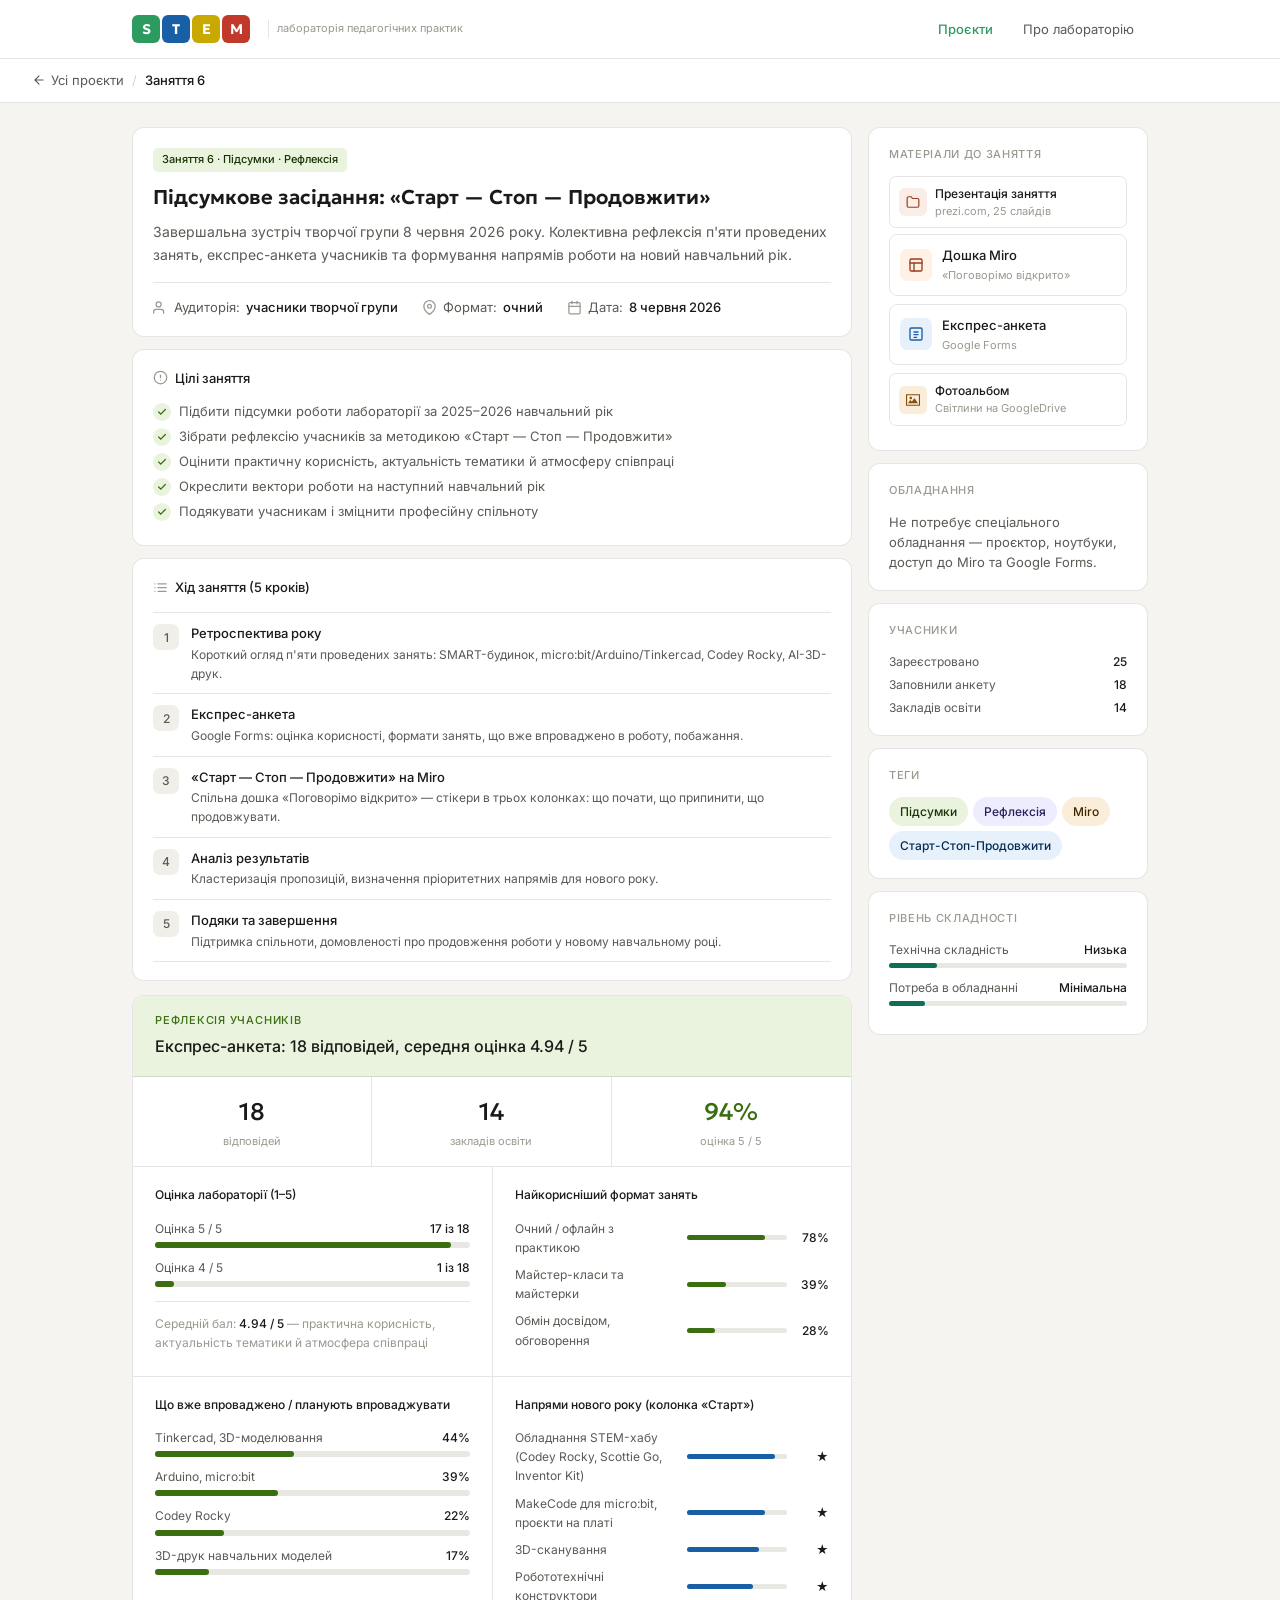
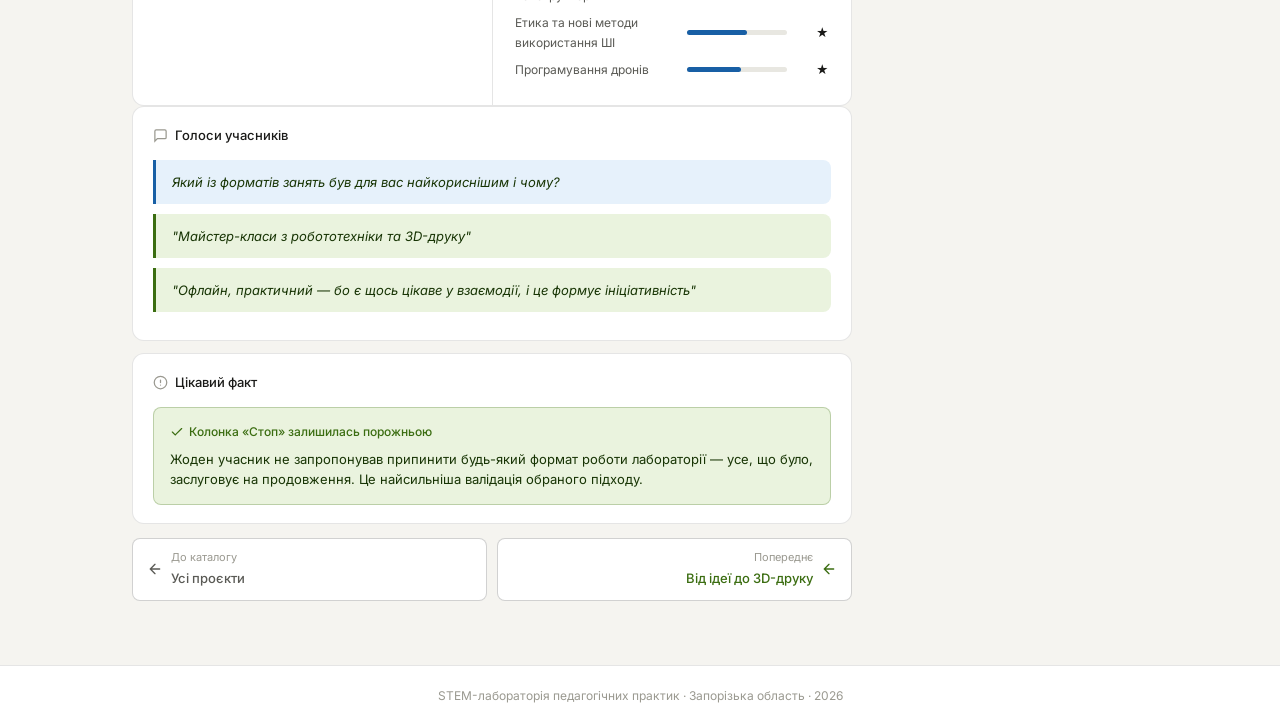
<file: projects/session-6.html>
<!DOCTYPE html>
<html lang="uk">

<head>
  <meta charset="UTF-8">
  <meta name="viewport" content="width=device-width,initial-scale=1.0">
  <title>Підсумкове засідання: «Старт — Стоп — Продовжити» — STEM-лабораторія</title>
  <link rel="preconnect" href="https://fonts.googleapis.com">
  <link
    href="https://fonts.googleapis.com/css2?family=Geologica:wght@400;500;600&family=Inter:wght@400;500&display=swap"
    rel="stylesheet">
  <link rel="stylesheet" href="../css/style.css">
</head>

<body>
  <header class="site-header">
    <nav class="nav">
      <a href="../index.html" class="logo-link">
        <div class="logo-stem">
          <div class="sl sl-s">S</div>
          <div class="sl sl-t">T</div>
          <div class="sl sl-e">E</div>
          <div class="sl sl-m">M</div>
        </div>
        <span class="logo-sub">лабораторія педагогічних практик</span>
      </a>
      <div class="nav-links">
        <a class="nav-link active" href="../index.html#projects">Проєкти</a>
        <a class="nav-link " href="../index.html#about">Про лабораторію</a>
      </div>
    </nav>
  </header>
  <div class="topbar">
    <a class="tb-link" href="../index.html">
      <svg viewBox="0 0 24 24">
        <path d="M19 12H5M12 5l-7 7 7 7" />
      </svg> Усі проєкти
    </a>
    <span style="font-size:13px;color:var(--b2)">/</span>
    <span style="font-size:13px;color:var(--t1);font-weight:500">Заняття 6</span>
  </div>

  <div class="page-wrap">
    <main>
      <div class="sec-card">
        <div
          style="display:inline-flex;align-items:center;gap:5px;font-size:11px;font-weight:500;padding:3px 9px;border-radius:5px;margin-bottom:.75rem;background:#EAF3DE;color:#173404">
          Заняття 6 · Підсумки · Рефлексія</div>
        <h1
          style="font-family:'Geologica',sans-serif;font-size:20px;font-weight:600;color:var(--t1);line-height:1.3;margin-bottom:.625rem">
          Підсумкове засідання: «Старт — Стоп — Продовжити»</h1>
        <p style="font-size:14px;color:var(--t2);line-height:1.65;margin-bottom:1rem">Завершальна зустріч творчої групи
          8 червня 2026 року. Колективна рефлексія п'яти проведених занять, експрес-анкета учасників та формування
          напрямів роботи на новий навчальний рік.</p>
        <div style="display:flex;gap:1.5rem;flex-wrap:wrap;padding-top:.875rem;border-top:1px solid var(--b1)">
          <div style="display:flex;align-items:center;gap:6px;font-size:13px;color:var(--t2)">
            <svg width="15" height="15" viewBox="0 0 24 24" fill="none" stroke="var(--t3)" stroke-width="2"
              stroke-linecap="round">
              <path d="M17 21v-2a4 4 0 0 0-4-4H5a4 4 0 0 0-4 4v2" />
              <circle cx="9" cy="7" r="4" />
            </svg>
            Аудиторія: <b style="color:var(--t1);font-weight:500">учасники творчої групи</b>
          </div>
          <div style="display:flex;align-items:center;gap:6px;font-size:13px;color:var(--t2)">
            <svg width="15" height="15" viewBox="0 0 24 24" fill="none" stroke="var(--t3)" stroke-width="2"
              stroke-linecap="round">
              <path d="M21 10c0 7-9 13-9 13s-9-6-9-13a9 9 0 0 1 18 0z" />
              <circle cx="12" cy="10" r="3" />
            </svg>
            Формат: <b style="color:var(--t1);font-weight:500">очний</b>
          </div>
          <div style="display:flex;align-items:center;gap:6px;font-size:13px;color:var(--t2)">
            <svg width="15" height="15" viewBox="0 0 24 24" fill="none" stroke="var(--t3)" stroke-width="2"
              stroke-linecap="round">
              <rect x="3" y="4" width="18" height="18" rx="2" ry="2" />
              <line x1="16" y1="2" x2="16" y2="6" />
              <line x1="8" y1="2" x2="8" y2="6" />
              <line x1="3" y1="10" x2="21" y2="10" />
            </svg>
            Дата: <b style="color:var(--t1);font-weight:500">8 червня 2026</b>
          </div>
        </div>
      </div>

      <div class="sec-card">
        <div class="sec-ttl"><svg viewBox="0 0 24 24">
            <circle cx="12" cy="12" r="10" />
            <path d="M12 8v4M12 16h.01" />
          </svg>Цілі заняття</div>
        <div style="display:flex;align-items:flex-start;gap:8px;margin-bottom:6px">
          <div
            style="width:18px;height:18px;border-radius:50%;background:#EAF3DE;display:flex;align-items:center;justify-content:center;flex-shrink:0;margin-top:1px">
            <svg width="10" height="10" viewBox="0 0 24 24" fill="none" stroke="#3B6D11" stroke-width="3"
              stroke-linecap="round">
              <polyline points="20 6 9 17 4 12" />
            </svg>
          </div><span style="font-size:13px;color:var(--t2);line-height:1.45">Підбити підсумки роботи лабораторії
            за 2025–2026 навчальний рік</span>
        </div>
        <div style="display:flex;align-items:flex-start;gap:8px;margin-bottom:6px">
          <div
            style="width:18px;height:18px;border-radius:50%;background:#EAF3DE;display:flex;align-items:center;justify-content:center;flex-shrink:0;margin-top:1px">
            <svg width="10" height="10" viewBox="0 0 24 24" fill="none" stroke="#3B6D11" stroke-width="3"
              stroke-linecap="round">
              <polyline points="20 6 9 17 4 12" />
            </svg>
          </div><span style="font-size:13px;color:var(--t2);line-height:1.45">Зібрати рефлексію учасників за
            методикою «Старт — Стоп — Продовжити»</span>
        </div>
        <div style="display:flex;align-items:flex-start;gap:8px;margin-bottom:6px">
          <div
            style="width:18px;height:18px;border-radius:50%;background:#EAF3DE;display:flex;align-items:center;justify-content:center;flex-shrink:0;margin-top:1px">
            <svg width="10" height="10" viewBox="0 0 24 24" fill="none" stroke="#3B6D11" stroke-width="3"
              stroke-linecap="round">
              <polyline points="20 6 9 17 4 12" />
            </svg>
          </div><span style="font-size:13px;color:var(--t2);line-height:1.45">Оцінити практичну корисність,
            актуальність тематики й атмосферу співпраці</span>
        </div>
        <div style="display:flex;align-items:flex-start;gap:8px;margin-bottom:6px">
          <div
            style="width:18px;height:18px;border-radius:50%;background:#EAF3DE;display:flex;align-items:center;justify-content:center;flex-shrink:0;margin-top:1px">
            <svg width="10" height="10" viewBox="0 0 24 24" fill="none" stroke="#3B6D11" stroke-width="3"
              stroke-linecap="round">
              <polyline points="20 6 9 17 4 12" />
            </svg>
          </div><span style="font-size:13px;color:var(--t2);line-height:1.45">Окреслити вектори роботи на
            наступний навчальний рік</span>
        </div>
        <div style="display:flex;align-items:flex-start;gap:8px;margin-bottom:6px">
          <div
            style="width:18px;height:18px;border-radius:50%;background:#EAF3DE;display:flex;align-items:center;justify-content:center;flex-shrink:0;margin-top:1px">
            <svg width="10" height="10" viewBox="0 0 24 24" fill="none" stroke="#3B6D11" stroke-width="3"
              stroke-linecap="round">
              <polyline points="20 6 9 17 4 12" />
            </svg>
          </div><span style="font-size:13px;color:var(--t2);line-height:1.45">Подякувати учасникам і зміцнити
            професійну спільноту</span>
        </div>
      </div>

      <div class="sec-card">
        <div class="sec-ttl"><svg viewBox="0 0 24 24">
            <line x1="8" y1="6" x2="21" y2="6" />
            <line x1="8" y1="12" x2="21" y2="12" />
            <line x1="8" y1="18" x2="21" y2="18" />
            <line x1="3" y1="6" x2="3.01" y2="6" />
            <line x1="3" y1="12" x2="3.01" y2="12" />
            <line x1="3" y1="18" x2="3.01" y2="18" />
          </svg>Хід заняття (5 кроків)</div>
        <div style="border-top:1px solid var(--b1)">
          <div style="display:flex;gap:12px;padding:10px 0;border-bottom:1px solid var(--b1)">
            <div
              style="width:26px;height:26px;border-radius:7px;background:var(--surf2);font-size:12px;font-weight:500;color:var(--t2);display:flex;align-items:center;justify-content:center;flex-shrink:0;margin-top:1px">
              1</div>
            <div>
              <div style="font-size:13px;font-weight:500;color:var(--t1);margin-bottom:2px">Ретроспектива року</div>
              <div style="font-size:12px;color:var(--t2);line-height:1.55">Короткий огляд п'яти проведених занять:
                SMART-будинок, micro:bit/Arduino/Tinkercad, Codey Rocky, AI-3D-друк.</div>
            </div>
          </div>
          <div style="display:flex;gap:12px;padding:10px 0;border-bottom:1px solid var(--b1)">
            <div
              style="width:26px;height:26px;border-radius:7px;background:var(--surf2);font-size:12px;font-weight:500;color:var(--t2);display:flex;align-items:center;justify-content:center;flex-shrink:0;margin-top:1px">
              2</div>
            <div>
              <div style="font-size:13px;font-weight:500;color:var(--t1);margin-bottom:2px">Експрес-анкета</div>
              <div style="font-size:12px;color:var(--t2);line-height:1.55">Google Forms: оцінка корисності, формати
                занять, що вже впроваджено в роботу, побажання.</div>
            </div>
          </div>
          <div style="display:flex;gap:12px;padding:10px 0;border-bottom:1px solid var(--b1)">
            <div
              style="width:26px;height:26px;border-radius:7px;background:var(--surf2);font-size:12px;font-weight:500;color:var(--t2);display:flex;align-items:center;justify-content:center;flex-shrink:0;margin-top:1px">
              3</div>
            <div>
              <div style="font-size:13px;font-weight:500;color:var(--t1);margin-bottom:2px">«Старт — Стоп — Продовжити»
                на Miro</div>
              <div style="font-size:12px;color:var(--t2);line-height:1.55">Спільна дошка «Поговорімо відкрито» —
                стікери в трьох колонках: що почати, що припинити, що продовжувати.</div>
            </div>
          </div>
          <div style="display:flex;gap:12px;padding:10px 0;border-bottom:1px solid var(--b1)">
            <div
              style="width:26px;height:26px;border-radius:7px;background:var(--surf2);font-size:12px;font-weight:500;color:var(--t2);display:flex;align-items:center;justify-content:center;flex-shrink:0;margin-top:1px">
              4</div>
            <div>
              <div style="font-size:13px;font-weight:500;color:var(--t1);margin-bottom:2px">Аналіз результатів</div>
              <div style="font-size:12px;color:var(--t2);line-height:1.55">Кластеризація пропозицій, визначення
                пріоритетних напрямів для нового року.</div>
            </div>
          </div>
          <div style="display:flex;gap:12px;padding:10px 0;border-bottom:1px solid var(--b1)">
            <div
              style="width:26px;height:26px;border-radius:7px;background:var(--surf2);font-size:12px;font-weight:500;color:var(--t2);display:flex;align-items:center;justify-content:center;flex-shrink:0;margin-top:1px">
              5</div>
            <div>
              <div style="font-size:13px;font-weight:500;color:var(--t1);margin-bottom:2px">Подяки та завершення</div>
              <div style="font-size:12px;color:var(--t2);line-height:1.55">Підтримка спільноти, домовленості про
                продовження роботи у новому навчальному році.</div>
            </div>
          </div>
        </div>
      </div>

      <div class="refl-wrap">
        <div class="refl-header" style="background:#EAF3DE">
          <div class="refl-label" style="color:#3B6D11">Рефлексія учасників</div>
          <div class="refl-title">Експрес-анкета: 18 відповідей, середня оцінка 4.94 / 5</div>
        </div>
        <div class="refl-kpi">
          <div class="refl-kpi-item">
            <div class="refl-kpi-num" style="color:var(--t1)">18</div>
            <div class="refl-kpi-lbl">відповідей</div>
          </div>
          <div class="refl-kpi-item">
            <div class="refl-kpi-num" style="color:var(--t1)">14</div>
            <div class="refl-kpi-lbl">закладів освіти</div>
          </div>
          <div class="refl-kpi-item">
            <div class="refl-kpi-num" style="color:#3B6D11">94%</div>
            <div class="refl-kpi-lbl">оцінка 5 / 5</div>
          </div>
        </div>
        <div class="refl-body">
          <div>
            <div class="refl-section-title">Оцінка лабораторії (1–5)</div>
            <div class="refl-bar-row">
              <div class="refl-bar-labels"><span>Оцінка 5 / 5</span><span>17 із 18</span></div>
              <div class="refl-bar-track">
                <div class="refl-bar-fill" style="width:94%;background:#3B6D11"></div>
              </div>
            </div>
            <div class="refl-bar-row">
              <div class="refl-bar-labels"><span>Оцінка 4 / 5</span><span>1 із 18</span></div>
              <div class="refl-bar-track">
                <div class="refl-bar-fill" style="width:6%;background:#3B6D11"></div>
              </div>
            </div>
            <div class="refl-note" style="margin-top:.875rem">Середній бал: <strong>4.94 / 5</strong> — практична
              корисність, актуальність тематики й атмосфера співпраці</div>
          </div>
          <div>
            <div class="refl-section-title">Найкорисніший формат занять</div>
            <div class="refl-pct-row">
              <span class="refl-pct-label">Очний / офлайн з практикою</span>
              <div class="refl-pct-bar">
                <div class="refl-pct-fill" style="width:78%;background:#3B6D11"></div>
              </div>
              <span class="refl-pct-val">78%</span>
            </div>
            <div class="refl-pct-row">
              <span class="refl-pct-label">Майстер-класи та майстерки</span>
              <div class="refl-pct-bar">
                <div class="refl-pct-fill" style="width:39%;background:#3B6D11"></div>
              </div>
              <span class="refl-pct-val">39%</span>
            </div>
            <div class="refl-pct-row">
              <span class="refl-pct-label">Обмін досвідом, обговорення</span>
              <div class="refl-pct-bar">
                <div class="refl-pct-fill" style="width:28%;background:#3B6D11"></div>
              </div>
              <span class="refl-pct-val">28%</span>
            </div>
          </div>
        </div>
        <div class="refl-body" style="border-bottom:none">
          <div>
            <div class="refl-section-title">Що вже впроваджено / планують впроваджувати</div>
            <div class="refl-bar-row">
              <div class="refl-bar-labels"><span>Tinkercad, 3D-моделювання</span><span>44%</span></div>
              <div class="refl-bar-track">
                <div class="refl-bar-fill" style="width:44%;background:#3B6D11"></div>
              </div>
            </div>
            <div class="refl-bar-row">
              <div class="refl-bar-labels"><span>Arduino, micro:bit</span><span>39%</span></div>
              <div class="refl-bar-track">
                <div class="refl-bar-fill" style="width:39%;background:#3B6D11"></div>
              </div>
            </div>
            <div class="refl-bar-row">
              <div class="refl-bar-labels"><span>Codey Rocky</span><span>22%</span></div>
              <div class="refl-bar-track">
                <div class="refl-bar-fill" style="width:22%;background:#3B6D11"></div>
              </div>
            </div>
            <div class="refl-bar-row">
              <div class="refl-bar-labels"><span>3D-друк навчальних моделей</span><span>17%</span></div>
              <div class="refl-bar-track">
                <div class="refl-bar-fill" style="width:17%;background:#3B6D11"></div>
              </div>
            </div>
          </div>
          <div>
            <div class="refl-section-title">Напрями нового року (колонка «Старт»)</div>
            <div class="refl-pct-row">
              <span class="refl-pct-label">Обладнання STEM-хабу (Codey Rocky, Scottie Go, Inventor Kit)</span>
              <div class="refl-pct-bar">
                <div class="refl-pct-fill" style="width:88%;background:#185FA5"></div>
              </div>
              <span class="refl-pct-val">★</span>
            </div>
            <div class="refl-pct-row">
              <span class="refl-pct-label">MakeCode для micro:bit, проєкти на платі</span>
              <div class="refl-pct-bar">
                <div class="refl-pct-fill" style="width:78%;background:#185FA5"></div>
              </div>
              <span class="refl-pct-val">★</span>
            </div>
            <div class="refl-pct-row">
              <span class="refl-pct-label">3D-сканування</span>
              <div class="refl-pct-bar">
                <div class="refl-pct-fill" style="width:72%;background:#185FA5"></div>
              </div>
              <span class="refl-pct-val">★</span>
            </div>
            <div class="refl-pct-row">
              <span class="refl-pct-label">Робототехнічні конструктори</span>
              <div class="refl-pct-bar">
                <div class="refl-pct-fill" style="width:66%;background:#185FA5"></div>
              </div>
              <span class="refl-pct-val">★</span>
            </div>
            <div class="refl-pct-row">
              <span class="refl-pct-label">Етика та нові методи використання ШІ</span>
              <div class="refl-pct-bar">
                <div class="refl-pct-fill" style="width:60%;background:#185FA5"></div>
              </div>
              <span class="refl-pct-val">★</span>
            </div>
            <div class="refl-pct-row">
              <span class="refl-pct-label">Програмування дронів</span>
              <div class="refl-pct-bar">
                <div class="refl-pct-fill" style="width:54%;background:#185FA5"></div>
              </div>
              <span class="refl-pct-val">★</span>
            </div>
          </div>
        </div>
      </div>

      <div class="sec-card">
        <div class="sec-ttl"><svg viewBox="0 0 24 24">
            <path d="M21 15a2 2 0 0 1-2 2H7l-4 4V5a2 2 0 0 1 2-2h14a2 2 0 0 1 2 2z" />
          </svg>Голоси учасників</div>
        <div
          style="background: #E6F1FB;border-left:3px solid #185FA5;padding:.75rem 1rem;margin-bottom:.625rem;border-radius:0 var(--rs) var(--rs) 0">
          <div style="font-size:13px;color:#173404;line-height:1.55;font-style:italic">Який із форматів занять був для
            вас найкориснішим і чому?</div>
        </div>
        <div
          style="background:#EAF3DE;border-left:3px solid #3B6D11;padding:.75rem 1rem;margin-bottom:.625rem;border-radius:0 var(--rs) var(--rs) 0">
          <div style="font-size:13px;color:#173404;line-height:1.55;font-style:italic">"Майстер-класи з робототехніки
            та 3D-друку"</div>
        </div>
        <div
          style="background:#EAF3DE;border-left:3px solid #3B6D11;padding:.75rem 1rem;margin-bottom:.625rem;border-radius:0 var(--rs) var(--rs) 0">
          <div style="font-size:13px;color:#173404;line-height:1.55;font-style:italic">"Офлайн, практичний — бо є щось
            цікаве у взаємодії, і це формує ініціативність"</div>
        </div>

      </div>

      <div class="sec-card">
        <div class="sec-ttl"><svg viewBox="0 0 24 24">
            <circle cx="12" cy="12" r="10" />
            <path d="M12 8v4M12 16h.01" />
          </svg>Цікавий факт</div>
        <div style="background:#EAF3DE;border:1px solid #3B6D1144;border-radius:var(--rs);padding:.875rem 1rem">
          <div
            style="font-size:12px;font-weight:500;color:#3B6D11;margin-bottom:.5rem;display:flex;align-items:center;gap:5px">
            <svg width="14" height="14" viewBox="0 0 24 24" fill="none" stroke="currentColor" stroke-width="2"
              stroke-linecap="round">
              <polyline points="20 6 9 17 4 12" />
            </svg>Колонка «Стоп» залишилась порожньою
          </div>
          <div style="font-size:13px;color:#173404;line-height:1.55">Жоден учасник не запропонував припинити
            будь-який формат роботи лабораторії — усе, що було, заслуговує на продовження. Це найсильніша валідація
            обраного підходу.</div>
        </div>
      </div>

      <div style="display:flex;gap:10px;margin-top:14px"><a href="../index.html"
          style="flex:1;display:flex;align-items:center;gap:8px;padding:10px 14px;border:1px solid var(--b2);border-radius:var(--rs);background:var(--surf);text-decoration:none;color:var(--t2)"><svg
            width="16" height="16" viewBox="0 0 24 24" fill="none" stroke="currentColor" stroke-width="2"
            stroke-linecap="round">
            <path d="M19 12H5M12 5l-7 7 7 7" />
          </svg>
          <div><span style="font-size:11px;color:var(--t3);display:block">До каталогу</span><span
              style="font-size:13px;font-weight:500">Усі проєкти</span></div>
        </a><a href="session-5.html"
          style="flex:1;display:flex;align-items:center;justify-content:flex-end;gap:8px;padding:10px 14px;border:1px solid var(--b2);border-radius:var(--rs);background:var(--surf);text-decoration:none;color:#3B6D11;font-weight:500;transition:all .15s"
          onmouseover="this.style.background='#EAF3DE'" onmouseout="this.style.background='#fff'">
          <div style="text-align:right"><span
              style="font-size:11px;color:var(--t3);display:block;font-weight:400">Попереднє</span><span
              style="font-size:13px">Від ідеї до 3D-друку</span></div><svg width="16" height="16" viewBox="0 0 24 24"
            fill="none" stroke="currentColor" stroke-width="2" stroke-linecap="round">
            <path d="M5 12h14M12 5l7 7-7 7" style="transform:rotate(180deg);transform-origin:center" />
          </svg>
        </a></div>
    </main>

    <aside>
      <div class="sec-card">
        <div class="side-ttl">Матеріали до заняття</div>
        <a href="../doc/STEM_Lab.pdf" target="_blank" rel="noopener"
          style="display:flex;align-items:center;gap:8px;padding:7px 9px;border:1px solid var(--b1);border-radius:7px;text-decoration:none;margin-bottom:6px;transition:border-color .15s"
          onmouseover="this.style.borderColor='#993C1D'" onmouseout="this.style.borderColor='rgba(0,0,0,.10)'">
          <div
            style="width:28px;height:28px;border-radius:6px;background:#FAECE7;color:#993C1D;display:flex;align-items:center;justify-content:center;flex-shrink:0">
            <svg width="14" height="14" viewBox="0 0 24 24" fill="none" stroke="currentColor" stroke-width="2"
              stroke-linecap="round">
              <path d="M22 19a2 2 0 0 1-2 2H4a2 2 0 0 1-2-2V5a2 2 0 0 1 2-2h5l2 3h9a2 2 0 0 1 2 2z" />
            </svg>
          </div>
          <div>
            <div style="font-size:12px;font-weight:500;color:var(--t1)">Презентація заняття</div>
            <div style="font-size:11px;color:var(--t3)">prezi.com, 25 слайдів</div>
          </div>
        </a>
        <a href="https://surl.li/pieizv" target="_blank" rel="noopener"
          style="display:flex;align-items:center;gap:10px;padding:10px;border:1px solid var(--b1);border-radius:var(--rs);text-decoration:none;color:var(--t1);margin-bottom:8px;transition:all .15s"
          onmouseover="this.style.background='#EAF3DE';this.style.borderColor='#3B6D11'"
          onmouseout="this.style.background='#fff';this.style.borderColor='var(--b1)'">
          <div
            style="width:32px;height:32px;border-radius:7px;background:#FFF1E6;display:flex;align-items:center;justify-content:center;flex-shrink:0">
            <svg width="16" height="16" viewBox="0 0 24 24" fill="none" stroke="#993C1D" stroke-width="2"
              stroke-linecap="round">
              <rect x="3" y="3" width="18" height="18" rx="2" />
              <path d="M3 9h18M9 21V9" />
            </svg>
          </div>
          <div style="flex:1;min-width:0">
            <div style="font-size:13px;font-weight:500;margin-bottom:1px">Дошка Miro</div>
            <div style="font-size:11px;color:var(--t3)">«Поговорімо відкрито»</div>
          </div>
        </a>
        <a href="https://forms.gle/TTHCKWaHhJAgDiBL9" target="_blank" rel="noopener"
          style="display:flex;align-items:center;gap:10px;padding:10px;border:1px solid var(--b1);border-radius:var(--rs);text-decoration:none;color:var(--t1);margin-bottom:8px;transition:all .15s"
          onmouseover="this.style.background='#EAF3DE';this.style.borderColor='#3B6D11'"
          onmouseout="this.style.background='#fff';this.style.borderColor='var(--b1)'">
          <div
            style="width:32px;height:32px;border-radius:7px;background:#E6F1FB;display:flex;align-items:center;justify-content:center;flex-shrink:0">
            <svg width="16" height="16" viewBox="0 0 24 24" fill="none" stroke="#185FA5" stroke-width="2"
              stroke-linecap="round">
              <rect x="3" y="3" width="18" height="18" rx="2" />
              <line x1="9" y1="9" x2="15" y2="9" />
              <line x1="9" y1="13" x2="15" y2="13" />
              <line x1="9" y1="17" x2="13" y2="17" />
            </svg>
          </div>
          <div style="flex:1;min-width:0">
            <div style="font-size:13px;font-weight:500;margin-bottom:1px">Експрес-анкета</div>
            <div style="font-size:11px;color:var(--t3)">Google Forms</div>
          </div>
        </a>
        <a href="https://photos.app.goo.gl/z37oa4TAZUSH77HM9" target="_blank" rel="noopener"
          style="display:flex;align-items:center;gap:8px;padding:7px 9px;border:1px solid var(--b1);border-radius:7px;text-decoration:none;margin-bottom:6px;transition:border-color .15s"
          onmouseover="this.style.borderColor='#993C1D'" onmouseout="this.style.borderColor='rgba(0,0,0,.10)'">
          <div
            style="width:28px;height:28px;border-radius:6px;background:#FAEEDA;color:#854F0B;display:flex;align-items:center;justify-content:center;flex-shrink:0">
            <svg height="14px" width="14px" viewBox="0 0 512 512">
              <style type="text/css">
                .st0 {
                  fill: #854F0B;
                }
              </style>
              <g>
                <path class="st0" d="M0,45.178v421.644h512V45.178H0z M471.841,426.662H40.159V85.329h431.682V426.662z">
                </path>
                <path class="st0"
                  d="M326.128,207.728c-4.148-6.289-11.183-10.077-18.72-10.069c-7.544,0.007-14.57,3.803-18.71,10.1 l-72.226,109.914l-39.862-45.178c-4.619-5.238-11.426-8.022-18.397-7.52c-6.971,0.486-13.308,4.211-17.142,10.053L74.17,376.96 h363.659L326.128,207.728z">
                </path>
                <path class="st0"
                  d="M174.972,230.713c25.102,0,45.453-20.35,45.453-45.461c0-25.102-20.35-45.452-45.453-45.452 c-25.11,0-45.46,20.35-45.46,45.452C129.511,210.363,149.862,230.713,174.972,230.713z">
                </path>
              </g>
            </svg>

          </div>
          <div>
            <div style="font-size:12px;font-weight:500;color:var(--t1)">Фотоальбом</div>
            <div style="font-size:11px;color:var(--t3)">Світлини на GoogleDrive</div>
          </div>
        </a>
      </div>

      <div class="sec-card">
        <div class="side-ttl">Обладнання</div>
        <div style="font-size:13px;color:var(--t2);line-height:1.55">Не потребує спеціального обладнання — проєктор,
          ноутбуки, доступ до Miro та Google Forms.</div>
      </div>

      <div class="sec-card">
        <div class="side-ttl">Учасники</div>
        <div style="display:flex;justify-content:space-between;font-size:12px;color:var(--t2);margin-bottom:4px">
          <span>Зареєстровано</span><span style="font-weight:500;color:var(--t1)">25</span>
        </div>
        <div style="display:flex;justify-content:space-between;font-size:12px;color:var(--t2);margin-bottom:4px">
          <span>Заповнили анкету</span><span style="font-weight:500;color:var(--t1)">18</span>
        </div>
        <div style="display:flex;justify-content:space-between;font-size:12px;color:var(--t2)">
          <span>Закладів освіти</span><span style="font-weight:500;color:var(--t1)">14</span>
        </div>
      </div>

      <div class="sec-card">
        <div class="side-ttl">Теги</div>
        <div style="display:flex;flex-wrap:wrap;gap:5px">
          <span
            style="font-size:12px;font-weight:500;padding:5px 11px;border-radius:20px;background:#EAF3DE;color:#173404">Підсумки</span>
          <span
            style="font-size:12px;font-weight:500;padding:5px 11px;border-radius:20px;background:#EEEDFE;color:#26215C">Рефлексія</span>
          <span
            style="font-size:12px;font-weight:500;padding:5px 11px;border-radius:20px;background:#FAEEDA;color:#412402">Miro</span>
          <span
            style="font-size:12px;font-weight:500;padding:5px 11px;border-radius:20px;background:#E6F1FB;color:#042C53">Старт-Стоп-Продовжити</span>
        </div>
      </div>

      <div class="sec-card">
        <div class="side-ttl">Рівень складності</div>
        <div style="display:flex;justify-content:space-between;font-size:12px;color:var(--t2);margin-bottom:4px">
          <span>Технічна складність</span><span style="font-weight:500;color:var(--t1)">Низька</span>
        </div>
        <div style="height:5px;background:var(--surf3);border-radius:3px;margin-bottom:10px">
          <div style="width:20%;height:100%;background:var(--teal-m);border-radius:3px"></div>
        </div>
        <div style="display:flex;justify-content:space-between;font-size:12px;color:var(--t2);margin-bottom:4px">
          <span>Потреба в обладнанні</span><span style="font-weight:500;color:var(--t1)">Мінімальна</span>
        </div>
        <div style="height:5px;background:var(--surf3);border-radius:3px;margin-bottom:10px">
          <div style="width:15%;height:100%;background:var(--teal-m);border-radius:3px"></div>
        </div>
      </div>
    </aside>
  </div>
  <footer class="site-footer">
    <p>STEM-лабораторія педагогічних практик · Запорізька область · 2026</p>
  </footer>
  <script src="../js/projects.js"></script>
  <script src="../js/main.js"></script>
</body>

</html>
</file>
<file: css/style.css>
/* ═══════════════════════════════════════════════
   STEM-лабораторія педагогічних практик
   Головний файл стилів
   ═══════════════════════════════════════════════ */

*, *::before, *::after { box-sizing: border-box; margin: 0; padding: 0; }

:root {
  /* Фон та поверхні */
  --bg:    #f5f4f0;
  --surf:  #ffffff;
  --surf2: #f0efe9;
  --surf3: #e8e7e1;

  /* Бордери */
  --b1: rgba(0,0,0,.10);
  --b2: rgba(0,0,0,.18);

  /* Текст */
  --t1: #1a1a18;
  --t2: #5a5a55;
  --t3: #9a9990;

  /* STEM-кольори (літери логотипу) */
  --cs: #2D9B5F;   /* S — зелений  */
  --ct: #185FA5;   /* T — синій    */
  --ce: #C9A800;   /* E — жовтий   */
  --cm: #C0392B;   /* M — червоний */

  /* Категорійна палітра */
  --purple-l: #EEEDFE; --purple-m: #534AB7; --purple-d: #26215C;
  --teal-l:   #E1F5EE; --teal-m:   #0F6E56; --teal-d:   #04342C;
  --blue-l:   #E6F1FB; --blue-m:   #185FA5; --blue-d:   #042C53;
  --amber-l:  #FAEEDA; --amber-m:  #854F0B; --amber-d:  #412402;
  --coral-l:  #FAECE7; --coral-m:  #993C1D; --coral-d:  #4A1B0C;
  --green-l:  #EAF3DE; --green-m:  #3B6D11; --green-d:  #173404;
  --pink-l:   #FBEAF0; --pink-m:   #993556; --pink-d:   #4B1528;
  --red-l:    #FCEBEB; --red-m:    #A32D2D; --red-d:    #501313;

  /* Радіуси */
  --r:   12px;
  --rs:   8px;
  --rxs:  5px;
}

html { scroll-behavior: smooth; }

body {
  font-family: 'Inter', system-ui, sans-serif;
  background: var(--bg);
  color: var(--t1);
  min-height: 100vh;
  font-size: 15px;
  line-height: 1.6;
}

/* ── Утиліти ─────────────────────────────────── */
.sr-only {
  position: absolute; width: 1px; height: 1px;
  overflow: hidden; clip: rect(0,0,0,0); white-space: nowrap;
}

/* ── Логотип ──────────────────────────────────── */
.logo-link { display: flex; align-items: center; gap: 10px; text-decoration: none; }
.logo-stem { display: flex; align-items: center; gap: 2px; }
.sl {
  width: 28px; height: 28px; border-radius: 6px;
  display: flex; align-items: center; justify-content: center;
  font-weight: 700; font-size: 14px; color: #fff; flex-shrink: 0;
  font-family: 'Geologica', sans-serif;
  letter-spacing: 0;
}
.sl-s { background: var(--cs); }
.sl-t { background: var(--ct); }
.sl-e { background: var(--ce); }
.sl-m { background: var(--cm); }
.logo-sub { font-size: 11px; color: var(--t3); margin-left: 8px; padding-left: 8px; border-left: 1px solid var(--b1); }

/* ── Навігація ────────────────────────────────── */
.site-header {
  background: var(--surf); border-bottom: 1px solid var(--b1);
  position: sticky; top: 0; z-index: 200;
}
.nav {
  max-width: 1080px; margin: 0 auto;
  display: flex; align-items: center; justify-content: space-between;
  padding: 0 2rem; height: 58px;
}
.nav-links { display: flex; gap: 2px; }
.nav-link {
  font-size: 13px; color: var(--t2); padding: 6px 14px; border-radius: 7px;
  cursor: pointer; border: none; background: none; font-family: inherit;
  text-decoration: none; display: inline-block; transition: background .15s, color .15s;
}
.nav-link:hover  { background: var(--surf2); color: var(--t1); }
.nav-link.active { color: var(--cs); font-weight: 500; }
.program {
  color:var(--cs);
  text-decoration: none;
}

/* ── Теги ─────────────────────────────────────── */
.tags { display: flex; gap: 4px; flex-wrap: wrap; }
.tag { font-size: 11px; padding: 3px 8px; border-radius: var(--rxs); font-weight: 500; }
.tag-purple { background: var(--purple-l); color: var(--purple-d); }
.tag-blue   { background: var(--blue-l);   color: var(--blue-d);   }
.tag-amber  { background: var(--amber-l);  color: var(--amber-d);  }
.tag-teal   { background: var(--teal-l);   color: var(--teal-d);   }
.tag-coral  { background: var(--coral-l);  color: var(--coral-d);  }
.tag-green  { background: var(--green-l);  color: var(--green-d);  }

/* ── Картки (загальні) ────────────────────────── */
.card {
  background: var(--surf); border: 1px solid var(--b1);
  border-radius: var(--r); text-decoration: none; color: inherit;
  display: flex; flex-direction: column;
  transition: border-color .15s, box-shadow .15s;
}
.card:hover { box-shadow: 0 4px 16px rgba(0,0,0,.08); border-color: var(--b2); }
.card-accent { height: 3px; border-radius: 2px; margin-bottom: .875rem; }

/* ── Секція-картка (сторінки занять) ─────────── */
.sec-card {
  background: var(--surf); border: 1px solid var(--b1);
  border-radius: var(--r); padding: 1.125rem 1.25rem; margin-bottom: 12px;
}
.sec-ttl {
  font-size: 13px; font-weight: 500; color: var(--t1);
  margin-bottom: .875rem; display: flex; align-items: center; gap: 7px;
}
.sec-ttl svg { width: 15px; height: 15px; fill: none; stroke: var(--t3); stroke-width: 2; stroke-linecap: round; flex-shrink: 0; }

/* ── Інфографіка рефлексії ────────────────────── */
.refl-wrap {
  background: var(--surf); border: 1px solid var(--b1);
  border-radius: var(--r); overflow: hidden; margin-top: 14px;
}
.refl-header {
  padding: 1rem 1.375rem; border-bottom: 1px solid var(--b1);
}
.refl-label {
  font-size: 11px; font-weight: 500; letter-spacing: .07em;
  text-transform: uppercase; margin-bottom: .25rem;
}
.refl-title { font-size: 16px; font-weight: 500; color: var(--t1); }

.refl-kpi {
  display: grid; grid-template-columns: repeat(3, 1fr);
  border-bottom: 1px solid var(--b1);
}
.refl-kpi-item {
  padding: 1rem; text-align: center; border-right: 1px solid var(--b1);
}
.refl-kpi-item:last-child { border-right: none; }
.refl-kpi-num { font-size: 24px; font-weight: 500; color: var(--t1); font-family: 'Geologica', sans-serif; }
.refl-kpi-lbl { font-size: 11px; color: var(--t3); margin-top: 2px; }

.refl-body {
  display: grid; grid-template-columns: 1fr 1fr;
  border-bottom: 1px solid var(--b1);
}
.refl-body > div { padding: 1.125rem 1.375rem; }
.refl-body > div + div { border-left: 1px solid var(--b1); }
.refl-section-title { font-size: 12px; font-weight: 500; color: var(--t1); margin-bottom: .875rem; }

.refl-bar-row { margin-bottom: 10px; }
.refl-bar-labels { display: flex; justify-content: space-between; font-size: 12px; color: var(--t2); margin-bottom: 4px; }
.refl-bar-labels span:last-child { font-weight: 500; color: var(--t1); }
.refl-bar-track { height: 6px; background: var(--surf3); border-radius: 3px; }
.refl-bar-fill  { height: 100%; border-radius: 3px; }

.refl-check-item { display: flex; align-items: flex-start; gap: 8px; margin-bottom: 7px; }
.refl-check-dot {
  width: 18px; height: 18px; border-radius: 50%;
  display: flex; align-items: center; justify-content: center;
  flex-shrink: 0; margin-top: 1px;
}
.refl-check-dot svg { width: 10px; height: 10px; }
.refl-check-text { font-size: 13px; color: var(--t2); line-height: 1.45; }

.refl-footer {
  display: grid; grid-template-columns: 1fr 1fr;
}
.refl-footer > div { padding: 1.125rem 1.375rem; }
.refl-footer > div + div { border-left: 1px solid var(--b1); }

.refl-pct-row { display: flex; align-items: center; gap: 10px; margin-bottom: 8px; }
.refl-pct-label { font-size: 12px; color: var(--t2); flex: 1; min-width: 0; }
.refl-pct-bar { width: 100px; height: 5px; background: var(--surf3); border-radius: 3px; flex-shrink: 0; }
.refl-pct-fill { height: 100%; border-radius: 3px; }
.refl-pct-val { font-size: 12px; font-weight: 500; color: var(--t1); width: 32px; text-align: right; }

.refl-donut-wrap { display: flex; align-items: center; gap: 14px; }
.refl-donut-legend { flex: 1; }
.refl-legend-item { display: flex; align-items: center; gap: 6px; font-size: 12px; color: var(--t2); margin-bottom: 6px; }
.refl-legend-dot { width: 8px; height: 8px; border-radius: 2px; flex-shrink: 0; }

.refl-note { font-size: 12px; color: var(--t3); margin-top: .75rem; padding-top: .75rem; border-top: 1px solid var(--b1); }
.refl-note strong { color: var(--t1); font-weight: 500; }

/* ── Футер ───────────────────────────────────── */
.site-footer {
  background: var(--surf); border-top: 1px solid var(--b1);
  padding: 1.25rem 2rem; text-align: center;
}
.site-footer p { font-size: 12px; color: var(--t3); }

/* ── Адаптивність ─────────────────────────────── */
@media (max-width: 760px) {
  .nav { padding: 0 1.25rem; }
  .nav-links { display: none; }
  .refl-body  { grid-template-columns: 1fr; }
  .refl-body > div + div { border-left: none; border-top: 1px solid var(--b1); }
  .refl-footer { grid-template-columns: 1fr; }
  .refl-footer > div + div { border-left: none; border-top: 1px solid var(--b1); }
  .refl-kpi { grid-template-columns: 1fr 1fr; }
  .refl-kpi-item:nth-child(2) { border-right: none; }
  .refl-kpi-item:last-child { grid-column: 1/-1; border-top: 1px solid var(--b1); }
}

/* ── Сторінки занять (session pages) ─────────── */
.topbar {
  background: var(--surf); border-bottom: 1px solid var(--b1);
  padding: 0 2rem; display: flex; align-items: center; gap: 8px; height: 44px;
}
.tb-link {
  display: inline-flex; align-items: center; gap: 5px;
  font-size: 13px; color: var(--t2); text-decoration: none; font-family: inherit;
}
.tb-link:hover { color: var(--t1); }
.tb-link svg { width: 14px; height: 14px; fill: none; stroke: currentColor; stroke-width: 2; stroke-linecap: round; }
.page-wrap {
  max-width: 1080px; margin: 0 auto; padding: 1.5rem 2rem 4rem;
  display: grid; grid-template-columns: 1fr 280px; gap: 16px; align-items: start;
}
.side-ttl {
  font-size: 11px; font-weight: 500; letter-spacing: .06em;
  text-transform: uppercase; color: var(--t3); margin-bottom: .75rem;
}
@media (max-width: 760px) {
  .page-wrap { grid-template-columns: 1fr; padding: 1rem 1.25rem 3rem; }
  .topbar { padding: 0 1.25rem; }
}

/* ── Головна сторінка (index.html) ───────────── */

/* Hero + Carousel */
.hero { position: relative; overflow: hidden; border-bottom: 1px solid var(--b1); }
.carousel { position: absolute; inset: 0; z-index: 0; }
.carousel-slide {
  position: absolute; inset: 0; opacity: 0;
  transition: opacity .9s ease; background-size: cover; background-position: center;
}
.carousel-slide.active { opacity: 1; }
.slide-1 { background-color: #659075; background-image: url('../photos/photo1.png'); }
.slide-2 { background-color: #63738d; background-image: url('../photos/photo2.png'); }
.slide-3 { background-color: #8e7a61; background-image: url('../photos/photo3.png'); }
.slide-4 { background-color: #766185; background-image: url('../photos/photo4.png'); }
.slide-5 { background-color: #825252; background-image: url('../photos/photo5.png'); }
.slide-6 { background-color: #4a7873; background-image: url('../photos/photo6.png'); }
.carousel-overlay {
  position: absolute; inset: 0; z-index: 1;
  background: linear-gradient(135deg, rgba(0,0,0,.75) 0%, rgba(0,0,0,.45) 60%, rgba(0,0,0,.15) 100%);
}
.hero-content { position: relative; z-index: 2; max-width: 1080px; margin: 0 auto; padding: 3.5rem 2rem 2.75rem; }
.hero-tag { display: flex; align-items: center; gap: 8px; margin-bottom: 1rem; }
.tag-dot { width: 8px; height: 8px; border-radius: 2px; background: var(--cs); }
.tag-txt { font-size: 12px; color: rgba(255,255,255,.7); font-weight: 500; letter-spacing: .04em; }
.hero h1 {
  font-family: 'Geologica', sans-serif; font-size: clamp(24px, 4vw, 36px);
  font-weight: 600; line-height: 1.2; color: #fff; margin-bottom: .875rem;
}
.hero-stem .hs { color: #5DD9A4; }
.hero-stem .ht { color: #88B7E8; }
.hero-stem .he { color: #F5D76E; }
.hero-stem .hm { color: #F08080; }
.hero-desc { font-size: 15px; color: rgba(255,255,255,.8); line-height: 1.7; max-width: 540px; margin-bottom: 2rem; }
.hero-stats {
  display: flex; width: fit-content; border: 1px solid rgba(255,255,255,.2);
  border-radius: 10px; overflow: hidden; backdrop-filter: blur(6px); background: rgba(255,255,255,.08);
}
.stat { padding: .625rem 1.375rem; text-align: center; }
.stat + .stat { border-left: 1px solid rgba(255,255,255,.2); }
.stat-num { font-family: 'Geologica', sans-serif; font-size: 20px; font-weight: 600; color: #fff; }
.stat-lbl { font-size: 11px; color: rgba(255,255,255,.6); }
.carousel-dots {
  position: absolute; bottom: 1rem; left: 50%; transform: translateX(-50%);
  display: flex; gap: 6px; z-index: 3;
}
.carousel-dot {
  width: 6px; height: 6px; border-radius: 50%; background: rgba(255,255,255,.4);
  border: none; cursor: pointer; padding: 0; transition: all .3s;
}
.carousel-dot.active { background: #fff; width: 18px; border-radius: 3px; }

/* Main / Toolbar */
.main-wrap { max-width: 1080px; margin: 0 auto; padding: 2rem 2rem 4rem; }
.toolbar { display: flex; align-items: center; gap: 8px; margin-bottom: 1.5rem; flex-wrap: wrap; }
.search-wrap { position: relative; flex: 1; min-width: 200px; max-width: 320px; }
.search-wrap svg {
  position: absolute; left: 10px; top: 50%; transform: translateY(-50%);
  width: 15px; height: 15px; fill: none; stroke: var(--t3); stroke-width: 2;
  stroke-linecap: round; pointer-events: none;
}
.search-input {
  width: 100%; padding: 9px 12px 9px 32px; font-size: 13px; font-family: inherit;
  border: 1px solid var(--b2); border-radius: var(--rs); background: var(--surf);
  color: var(--t1); outline: none; transition: border-color .15s;
}
.search-input::placeholder { color: var(--t3); }
.search-input:focus { border-color: var(--cs); }
.filter-group { display: flex; gap: 5px; flex-wrap: wrap; }
.chip {
  font-size: 12px; font-weight: 500; font-family: inherit; padding: 7px 13px;
  border-radius: 20px; border: 1px solid var(--b2); background: var(--surf);
  color: var(--t2); cursor: pointer; transition: all .15s;
  display: inline-flex; align-items: center; gap: 4px;
}
.chip svg { width: 13px; height: 13px; fill: none; stroke: currentColor; stroke-width: 2; stroke-linecap: round; }
.chip:hover { border-color: var(--b2); color: var(--t1); }
.chip.active.f-all   { background: var(--purple-l); border-color: #AFA9EC; color: var(--purple-d); }
.chip.active.f-robot { background: var(--teal-l);   border-color: #5DCAA5; color: var(--teal-d);   }
.chip.active.f-prog  { background: var(--blue-l);   border-color: #85B7EB; color: var(--blue-d);   }
.chip.active.f-3d    { background: var(--coral-l);  border-color: #F0997B; color: var(--coral-d);  }
.chip.active.f-ai    { background: var(--amber-l);  border-color: #FAC775; color: var(--amber-d);  }
.chip.active.f-smart { background: var(--pink-l);   border-color: #ED93B1; color: var(--pink-d);   }
.section-label {
  font-size: 11px; font-weight: 500; letter-spacing: .07em;
  text-transform: uppercase; color: var(--t3); margin-bottom: 1rem;
}

/* Grid та картки (index) */
.grid { display: grid; grid-template-columns: 1fr 1fr; gap: 14px; }
.card {
  background: var(--surf); border: 1px solid var(--b1); border-radius: var(--r);
  padding: 1.125rem 1.25rem; display: flex; flex-direction: column;
  text-decoration: none; color: inherit; transition: border-color .15s, box-shadow .15s;
}
.card:hover { box-shadow: 0 4px 16px rgba(0,0,0,.09); border-color: var(--b2); }
.card-accent { height: 3px; border-radius: 2px; margin-bottom: .875rem; }
.card-top { display: flex; align-items: flex-start; justify-content: space-between; margin-bottom: .625rem; }
.card-num  { font-size: 11px; color: var(--t3); font-weight: 500; }
.card-cat  { font-size: 10px; font-weight: 500; padding: 2px 7px; border-radius: 4px; }
.card-title {
  font-family: 'Geologica', sans-serif; font-size: 14px; font-weight: 600;
  color: var(--t1); line-height: 1.35; margin-bottom: .375rem;
}
.card-desc { font-size: 13px; color: var(--t2); line-height: 1.55; flex: 1; margin-bottom: .875rem; }
.card-footer { display: flex; align-items: center; justify-content: space-between; margin-top: auto; }
.card-arrow svg { width: 15px; height: 15px; fill: none; stroke: var(--t3); stroke-width: 2; stroke-linecap: round; }

/* Featured card */
.card-featured { grid-column: 1/-1; display: grid; grid-template-columns: 1fr 1fr; padding: 0; overflow: hidden; }
.card-featured:hover { box-shadow: 0 4px 20px rgba(0,0,0,.10); }
.feat-left  { padding: 1.375rem 1.5rem; display: flex; flex-direction: column; border-right: 1px solid var(--b1); }
.feat-right { padding: 1.375rem 1.5rem; background: var(--surf2); }
.feat-badge {
  display: inline-flex; align-items: center; gap: 5px; background: var(--purple-l);
  color: var(--purple-d); font-size: 11px; font-weight: 500; padding: 3px 9px;
  border-radius: 5px; margin-bottom: .625rem;
}
.feat-badge svg { width: 12px; height: 12px; fill: none; stroke: currentColor; stroke-width: 2; }
.feat-title {
  font-family: 'Geologica', sans-serif; font-size: 16px; font-weight: 600;
  color: var(--t1); line-height: 1.3; margin-bottom: .5rem;
}
.feat-desc { font-size: 13px; color: var(--t2); line-height: 1.6; flex: 1; margin-bottom: 1rem; }
.feat-step-lbl { font-size: 12px; font-weight: 500; color: var(--t3); margin-bottom: .625rem; }
.feat-step { display: flex; align-items: flex-start; gap: 7px; margin-bottom: .45rem; }
.feat-dot { width: 6px; height: 6px; border-radius: 50%; background: var(--purple-m); margin-top: 5px; flex-shrink: 0; }
.feat-step-txt { font-size: 13px; color: var(--t2); line-height: 1.45; }
.feat-meta {
  font-size: 12px; color: var(--t3); margin-top: .75rem;
  padding-top: .75rem; border-top: 1px solid var(--b1);
}
.feat-meta strong { color: var(--t1); font-weight: 500; }

/* About */
.about-section { background: var(--surf); border-top: 1px solid var(--b1); padding: 2.5rem 2rem; }
.about-inner {
  max-width: 1080px; margin: 0 auto; display: grid;
  grid-template-columns: 1fr 1fr; gap: 3rem; align-items: start;
}
.about-grid { display: grid; grid-template-columns: 1fr 1fr; gap: 10px; }
.about-stat { background: var(--surf2); border-radius: var(--rs); padding: .875rem 1rem; }
.about-stat.g { background: var(--green-l); }
.about-stat-num { font-size: 20px; font-weight: 600; font-family: 'Geologica', sans-serif; color: var(--t1); }
.about-stat.g .about-stat-num { color: var(--green-d); }
.about-stat-lbl { font-size: 12px; color: var(--t3); }
.about-stat.g .about-stat-lbl { color: var(--green-m); }
.empty-state { grid-column: 1/-1; text-align: center; padding: 3rem 1rem; color: var(--t3); font-size: 14px; }

@media (max-width: 700px) {
  .grid { grid-template-columns: 1fr; }
  .card-featured { grid-template-columns: 1fr; }
  .feat-right { border-left: none; border-top: 1px solid var(--b1); }
  .hero-content { padding: 2.5rem 1.25rem 2rem; }
  .main-wrap { padding: 1.5rem 1.25rem 3rem; }
  .about-inner { grid-template-columns: 1fr; gap: 1.5rem; }
}
</file>
